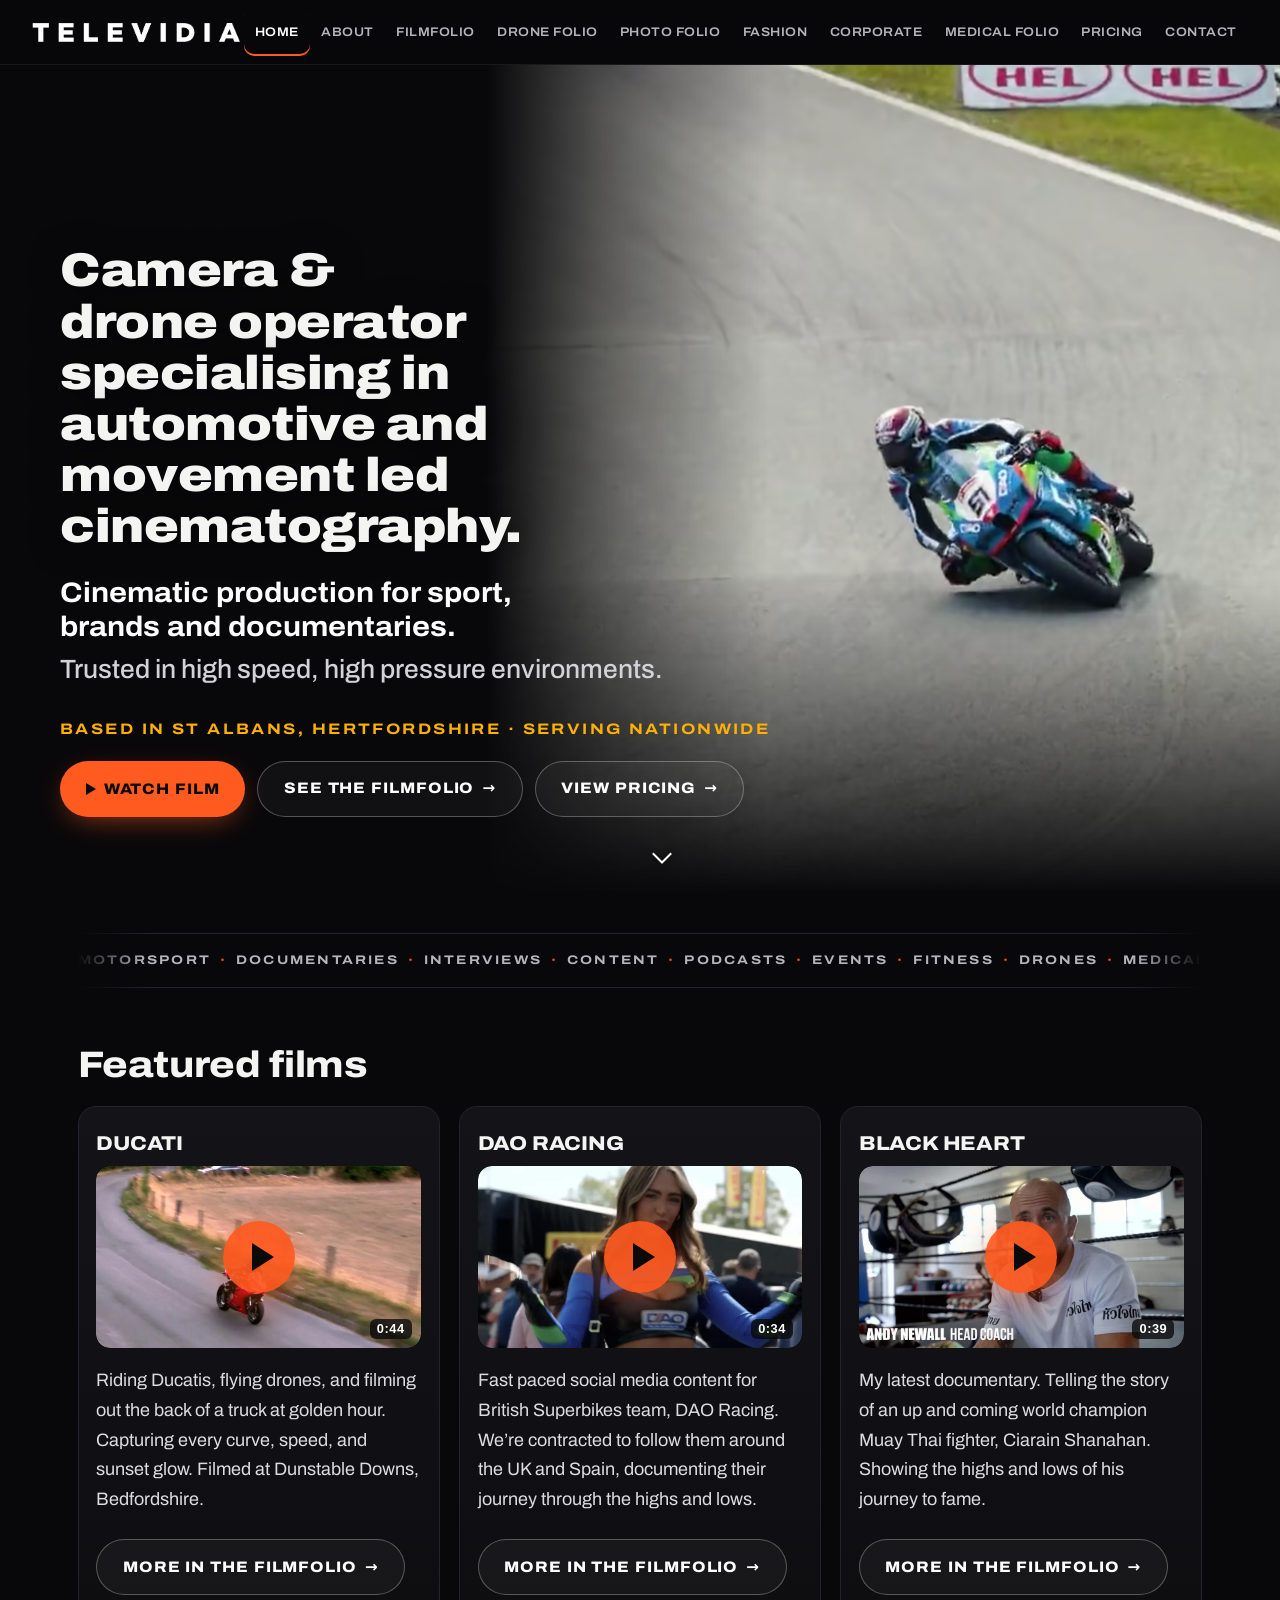
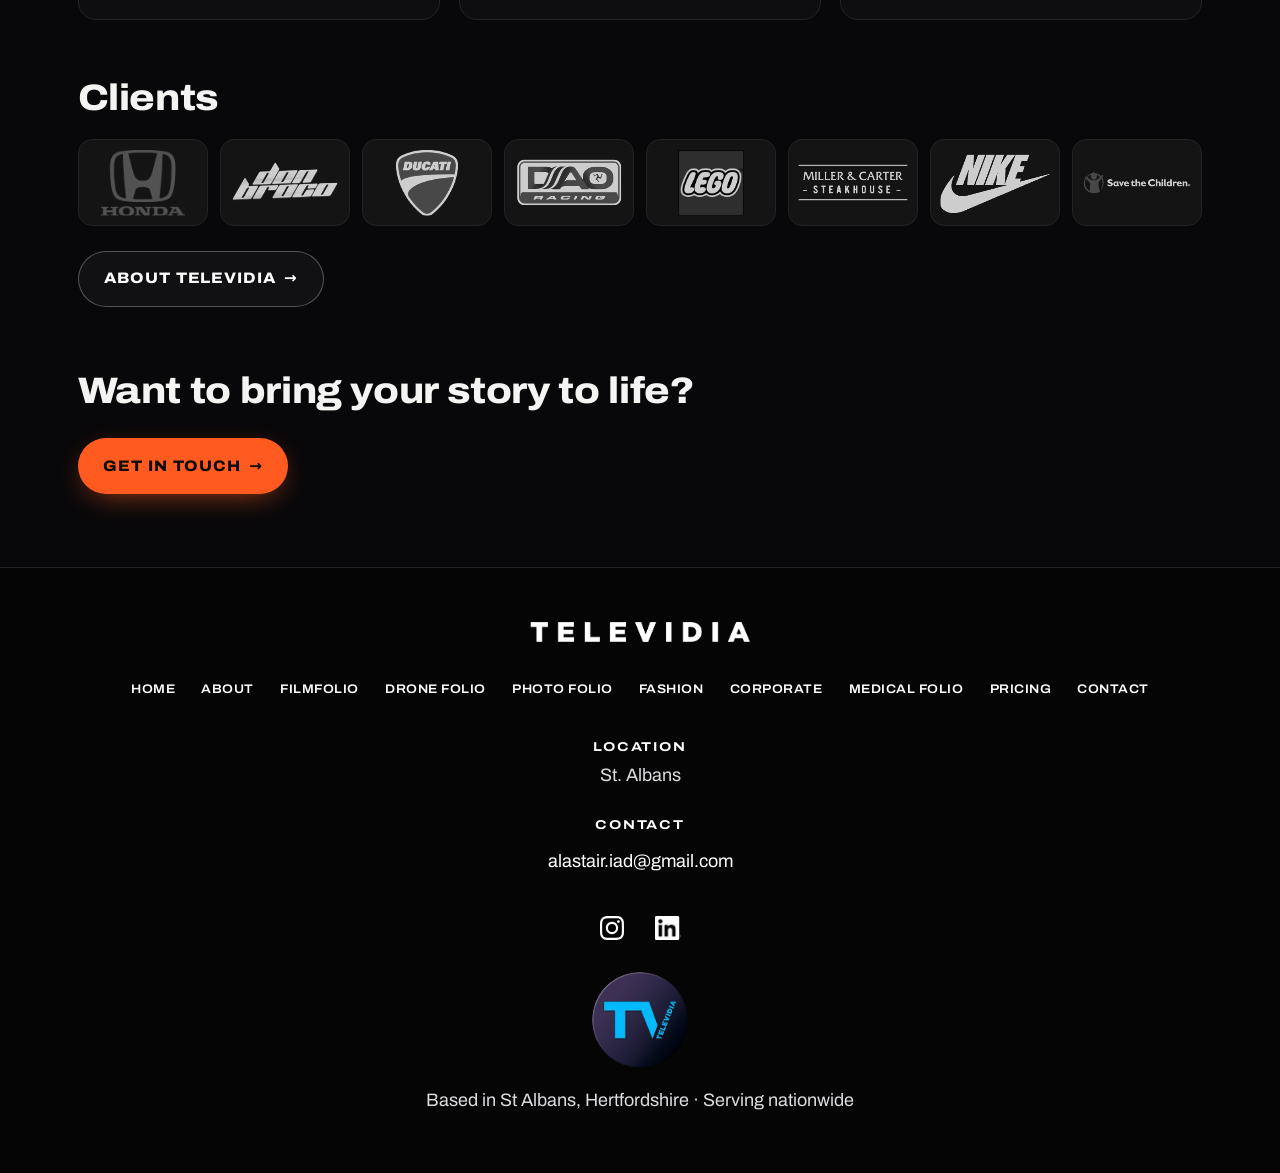
<file: index.html>
<!doctype html>
<html lang="en-GB"><head><meta charset="utf-8">
<meta name="viewport" content="width=device-width,initial-scale=1">
<meta name="robots" content="noindex,nofollow">
<title>TELEVIDIA | Camera &amp; Drone Operator, St Albans</title><meta name="description" content="Camera &amp; drone operator specialising in automotive and movement led cinematography. Based in St Albans, Hertfordshire. Serving nationwide.">
<link rel="preload" href="fonts/archivo-var-latin.woff2" as="font" type="font/woff2" crossorigin><link rel="icon" href="favicon-32.png" type="image/png" sizes="32x32"><link rel="icon" href="icon-192.png" type="image/png" sizes="192x192"><link rel="apple-touch-icon" href="apple-touch-icon.png" sizes="180x180"><meta name="theme-color" content="#08080a"><link rel="stylesheet" href="style.css"></head><body>
<header><a class="logo" href="index.html" aria-label="TELEVIDIA home"><img src="img/brand/televidia-logo-white.png" alt="" width="2237" height="204"></a><button class="menu-btn" aria-expanded="false" aria-controls="nav">Menu</button><nav id="nav"><a href="index.html" aria-current=page>Home</a><a href="about.html">About</a><a href="filmfolio.html">Filmfolio</a><a href="dronefolio.html">Drone Folio</a><a href="photofolio.html">Photo Folio</a><a href="fashion.html">Fashion</a><a href="corporate.html">Corporate</a><a href="medical.html">Medical Folio</a><a href="pricing.html">Pricing</a><a href="contact.html">Contact</a></nav></header>
<main><section class="hero"><picture><source media="(max-width:699px)" srcset="img/h/dao-hero-phone-390.webp 390w, img/h/dao-hero-phone-780.webp 780w, img/h/dao-hero-phone-1170.webp 1170w" sizes="100vw"><img class="hero-img" src="img/h/dao-hero-1600.webp" srcset="img/h/dao-hero-960.webp 960w, img/h/dao-hero-1600.webp 1600w, img/h/dao-hero-1796.webp 1796w" sizes="100vw" alt="DAO Racing rider leaning into a corner, from the DAO Racing film" fetchpriority="high" data-parallax></picture><video class="hero-img hero-vid" muted loop playsinline preload="none" aria-hidden="true" tabindex="-1" data-parallax data-av1="vid/hero-1920-av1.mp4" data-d="vid/hero-1920.mp4"></video><h1>Camera &amp; drone operator specialising in automotive and movement led cinematography.</h1>
<p>Cinematic production for sport, brands and documentaries.</p><p class="dk">Trusted in high speed, high pressure environments.</p>
<p class="dk"><strong>Based in St Albans, Hertfordshire · Serving nationwide</strong></p>
<p class="ctas"><button type="button" class="btn watch" data-hls="https://video.squarespace-cdn.com/content/v1/65ca7602ffe0b45e8ac0eb0a/d75235c8-9ab8-4c36-8a42-52fb0134476e/playlist.m3u8" data-title="DAO Racing film">Watch film</button><a class="btn alt" href="filmfolio.html">See the Filmfolio</a><a class="btn alt" href="pricing.html">View pricing</a></p><a class="cue" href="#after-hero" aria-label="Scroll to content"><span aria-hidden="true"></span></a></section>
<div id="after-hero"></div><div class="hero-more mb"><p>Trusted in high speed, high pressure environments.</p><p><strong>Based in St Albans, Hertfordshire · Serving nationwide</strong></p></div>
<p class="ticker"><span class="tk"><span>MOTORSPORT</span><span>DOCUMENTARIES</span><span>INTERVIEWS</span><span>CONTENT</span><span>PODCASTS</span><span>EVENTS</span><span>FITNESS</span><span>DRONES</span><span>MEDICAL</span><span>MUSIC VIDEOS</span><span>SURGICAL</span></span><span class="tk" aria-hidden="true"><span>MOTORSPORT</span><span>DOCUMENTARIES</span><span>INTERVIEWS</span><span>CONTENT</span><span>PODCASTS</span><span>EVENTS</span><span>FITNESS</span><span>DRONES</span><span>MEDICAL</span><span>MUSIC VIDEOS</span><span>SURGICAL</span></span></p><h2>Featured films</h2><div class="grid three swipe"><article class="card"><h3>DUCATI</h3><figure class="vid"><button type="button" class="play" data-hls="https://video.squarespace-cdn.com/content/v1/65ca7602ffe0b45e8ac0eb0a/61e1c468-16a9-4a8c-bca1-d8fa0ad6f551/playlist.m3u8" aria-label="Play film: DUCATI"><img src="img/v/61e1c468.webp" alt="" loading="lazy"><span class="pbtn" aria-hidden="true"></span><span class="rt"><span class="sr">Runtime </span>0:44</span></button></figure><p>Riding Ducatis, flying drones, and filming out the back of a truck at golden hour. Capturing every curve, speed, and sunset glow. Filmed at Dunstable Downs, Bedfordshire.</p><a class="btn alt" href="filmfolio.html#ducati">More in the Filmfolio</a></article><article class="card"><h3>DAO RACING</h3><figure class="vid"><button type="button" class="play" data-hls="https://video.squarespace-cdn.com/content/v1/65ca7602ffe0b45e8ac0eb0a/d75235c8-9ab8-4c36-8a42-52fb0134476e/playlist.m3u8" aria-label="Play film: DAO RACING"><img src="img/v/d75235c8.webp" alt="" loading="lazy"><span class="pbtn" aria-hidden="true"></span><span class="rt"><span class="sr">Runtime </span>0:34</span></button></figure><p>Fast paced social media content for British Superbikes team, DAO Racing. We’re contracted to follow them around the UK and Spain, documenting their journey through the highs and lows.</p><a class="btn alt" href="filmfolio.html#dao-racing">More in the Filmfolio</a></article><article class="card"><h3>BLACK HEART</h3><figure class="vid"><button type="button" class="play" data-hls="https://video.squarespace-cdn.com/content/v1/65ca7602ffe0b45e8ac0eb0a/2c492add-1ec2-42b2-8e9a-5308eb86bb9a/playlist.m3u8" aria-label="Play film: BLACK HEART"><img src="img/v/2c492add.webp" alt="" loading="lazy"><span class="pbtn" aria-hidden="true"></span><span class="rt"><span class="sr">Runtime </span>0:39</span></button></figure><p>My latest documentary. Telling the story of an up and coming world champion Muay Thai fighter, Ciarain Shanahan. Showing the highs and lows of his journey to fame.</p><a class="btn alt" href="filmfolio.html#black-heart">More in the Filmfolio</a></article></div><h2>Clients</h2><ul class="logos strip"><li><img src="img/honda-77a0.webp" alt="Honda" loading="lazy"></li><li><img src="img/don-broco-0eba.webp" alt="Don Broco" loading="lazy"></li><li><img src="img/ducati-red-logo-01ae.webp" alt="Ducati" loading="lazy"></li><li><img src="img/dao-8740.webp" alt="DAO" loading="lazy"></li><li><img src="img/lego-logo-svg-f697.webp" alt="LEGO" loading="lazy"></li><li><img src="img/miller-carter-logo-9831.webp" alt="Miller &amp; Carter" loading="lazy"></li><li><img src="img/nike-wht-ddf3.webp" alt="Nike" loading="lazy"></li><li><img src="img/stclogo-cd1c.webp" alt="Save the Children" loading="lazy"></li></ul><p><a class="btn alt" href="about.html">About TELEVIDIA</a></p><h2>Want to bring your story to life?</h2><p class="ctas"><a class="btn" href="contact.html">Get in touch</a></p></main>
<footer><a class="logo flogo" href="index.html" aria-label="TELEVIDIA home"><img src="img/brand/televidia-logo-white.png" alt="" width="2237" height="204"></a><nav class="fnav" aria-label="Footer"><a href="index.html">Home</a><a href="about.html">About</a><a href="filmfolio.html">Filmfolio</a><a href="dronefolio.html">Drone Folio</a><a href="photofolio.html">Photo Folio</a><a href="fashion.html">Fashion</a><a href="corporate.html">Corporate</a><a href="medical.html">Medical Folio</a><a href="pricing.html">Pricing</a><a href="contact.html">Contact</a></nav><p><strong>Location</strong><br>St. Albans</p><p><strong>Contact</strong><br><a href="mailto:alastair.iad@gmail.com">alastair.iad@gmail.com</a></p>
<p class="social"><a class="si" href="https://instagram.com/televidia_uk" aria-label="TELEVIDIA on Instagram" rel="noopener"><img class="si-ig" src="img/brand/instagram-glyph-white.svg" alt="" width="24" height="24"></a><a class="si" href="https://www.linkedin.com/in/alastair-dell-41767b195/" aria-label="TELEVIDIA on LinkedIn" rel="noopener"><img class="si-li" src="img/brand/linkedin-inbug-white.png" alt="" width="26" height="24"></a></p>
<img class="fbadge" src="img/brand/televidia-badge-480.webp" alt="TELEVIDIA" width="96" height="96" loading="lazy"><p>Based in St Albans, Hertfordshire · Serving nationwide</p></footer>
<script>
(function(){var v=document.querySelector('.hero-vid');if(!v)return;var c=navigator.connection;if((c&&c.saveData)||matchMedia('(prefers-reduced-motion: reduce)').matches||matchMedia('(max-width:699px)').matches){v.remove();return}
function lb(){return document.body.classList.contains('lb-open')}v.addEventListener('play',function(){if(lb())v.pause()});
function go(){if(!v.isConnected)return;{[[v.dataset.av1,'video/mp4; codecs="av01.0.08M.10"'],[v.dataset.d,'video/mp4; codecs="avc1.640028"']].forEach(function(x){var s=document.createElement('source');s.src=x[0];s.type=x[1];v.appendChild(s)});v.load()}v.muted=true;v.addEventListener('playing',function(){v.classList.add('on')},{once:true});if(lb())return;var p=v.play();if(p&&p.catch)p.catch(function(){v.remove()})}
function idle(){'requestIdleCallback' in window?requestIdleCallback(go,{timeout:2000}):setTimeout(go,300)}
document.readyState==='complete'?idle():addEventListener('load',idle,{once:true})})();
document.querySelector('.menu-btn').onclick=function(){var o=document.body.classList.toggle('nav-open');this.setAttribute('aria-expanded',o)};
function attach(v,u){function nat(){v.src=u;v.play().catch(function(){})}
function go(){v.muted=false;v.volume=1;if(Hls.isSupported()){var h=new Hls();h.loadSource(u);h.attachMedia(v);h.on(Hls.Events.MANIFEST_PARSED,function(){v.play().catch(function(){})});v._h=h}else if(v.canPlayType('application/vnd.apple.mpegurl')){nat()}}
if(window.Hls){go()}else{var s=document.createElement('script');s.src='hls.min.js';s.onload=go;s.onerror=nat;document.head.appendChild(s)}}
document.querySelectorAll('button.play').forEach(function(b){b.addEventListener('click',function(){var v=document.createElement('video');v.controls=true;v.playsInline=true;v.autoplay=true;v.poster=b.querySelector('img').src;v.setAttribute('aria-label',b.getAttribute('aria-label').replace('Play film: ',''));
attach(v,b.dataset.hls);b.replaceWith(v);v.focus();v.play&&v.play().catch(function(){})})});
document.querySelectorAll('.watch').forEach(function(b){b.addEventListener('click',function(){var hv=document.querySelector('.hero-vid');hv&&hv.pause();var d=document.createElement('div');d.className='lb';d.setAttribute('role','dialog');d.setAttribute('aria-modal','true');d.setAttribute('aria-label',b.dataset.title);var c=document.createElement('button');c.type='button';c.className='lb-x';c.setAttribute('aria-label','Close film');c.textContent='×';var v=document.createElement('video');v.controls=true;v.playsInline=true;v.autoplay=true;v.setAttribute('aria-label',b.dataset.title);d.appendChild(v);d.appendChild(c);document.body.appendChild(d);document.body.classList.add('lb-open');
function close(){if(!d.parentNode)return;v.pause();v._h&&v._h.destroy();d.remove();document.body.classList.remove('lb-open');document.removeEventListener('keydown',k);if(document.fullscreenElement)document.exitFullscreen().catch(function(){});if(hv&&hv.isConnected&&hv.querySelector('source'))hv.play().catch(function(){});b.focus()}
function k(e){if(e.key==='Escape')close()}
c.onclick=close;document.addEventListener('keydown',k);document.addEventListener('fullscreenchange',function f(){if(!document.fullscreenElement){document.removeEventListener('fullscreenchange',f);close()}});
v.muted=false;v.volume=1;attach(v,b.dataset.hls);if(d.requestFullscreen)d.requestFullscreen().catch(function(){});c.focus();v.play().catch(function(){})})});
document.querySelectorAll('.dgrid .card>p').forEach(function(p){p.classList.add('cl');if(p.scrollHeight<=p.clientHeight+2){p.classList.remove('cl');return}var m=document.createElement('button');m.type='button';m.className='more';m.textContent='More';m.setAttribute('aria-expanded','false');m.onclick=function(){var o=p.classList.toggle('cl');m.textContent=o?'More':'Less';m.setAttribute('aria-expanded',!o)};p.after(m)});
</script><script>
(function(){var rm=window.matchMedia('(prefers-reduced-motion: reduce)');if(rm.matches||!('IntersectionObserver' in window))return;
var d=document.documentElement;d.classList.add('js-motion');
var els=document.querySelectorAll('main h2,main .card,main .vid,main>img,section>img,.gallery img,.logos li,.ticker,main>p,footer>p');
var io=new IntersectionObserver(function(es){es.forEach(function(e){if(e.isIntersecting){e.target.classList.add('in');io.unobserve(e.target)}})},{rootMargin:'0px',threshold:0});
els.forEach(function(el){if(el.closest('.hero'))return;var p=el.parentElement,i=Array.prototype.indexOf.call(p.children,el)%4;el.style.setProperty('--d',(i*.07)+'s');el.classList.add('rv');io.observe(el)});
var px=document.querySelectorAll('[data-parallax]'),tick=false;
function upd(){tick=false;var y=window.scrollY;px.forEach(function(el){if(y<innerHeight*1.2)el.style.transform='translate3d(0,'+(y*.25).toFixed(1)+'px,0)'})}
if(px.length){addEventListener('scroll',function(){if(!tick){tick=true;requestAnimationFrame(upd)}},{passive:true});upd()}
})();
</script>
</body></html>
</file>
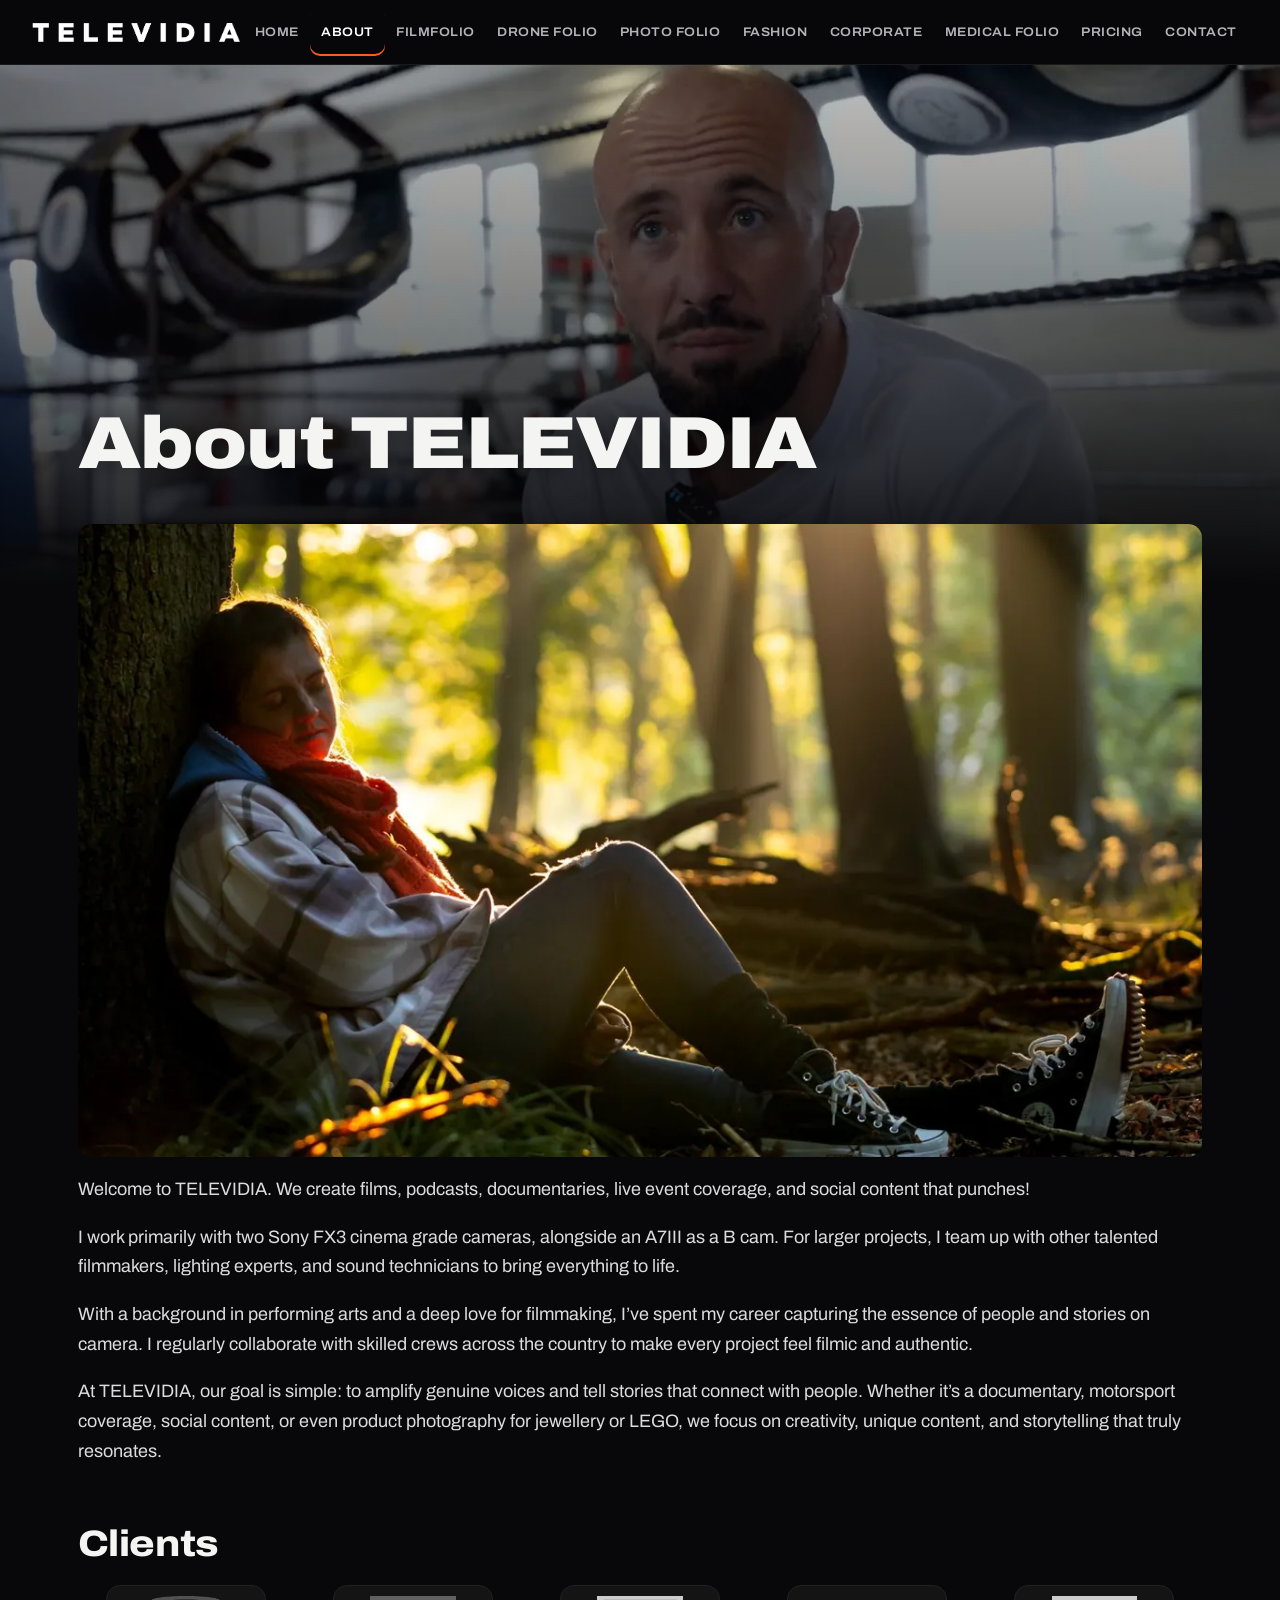
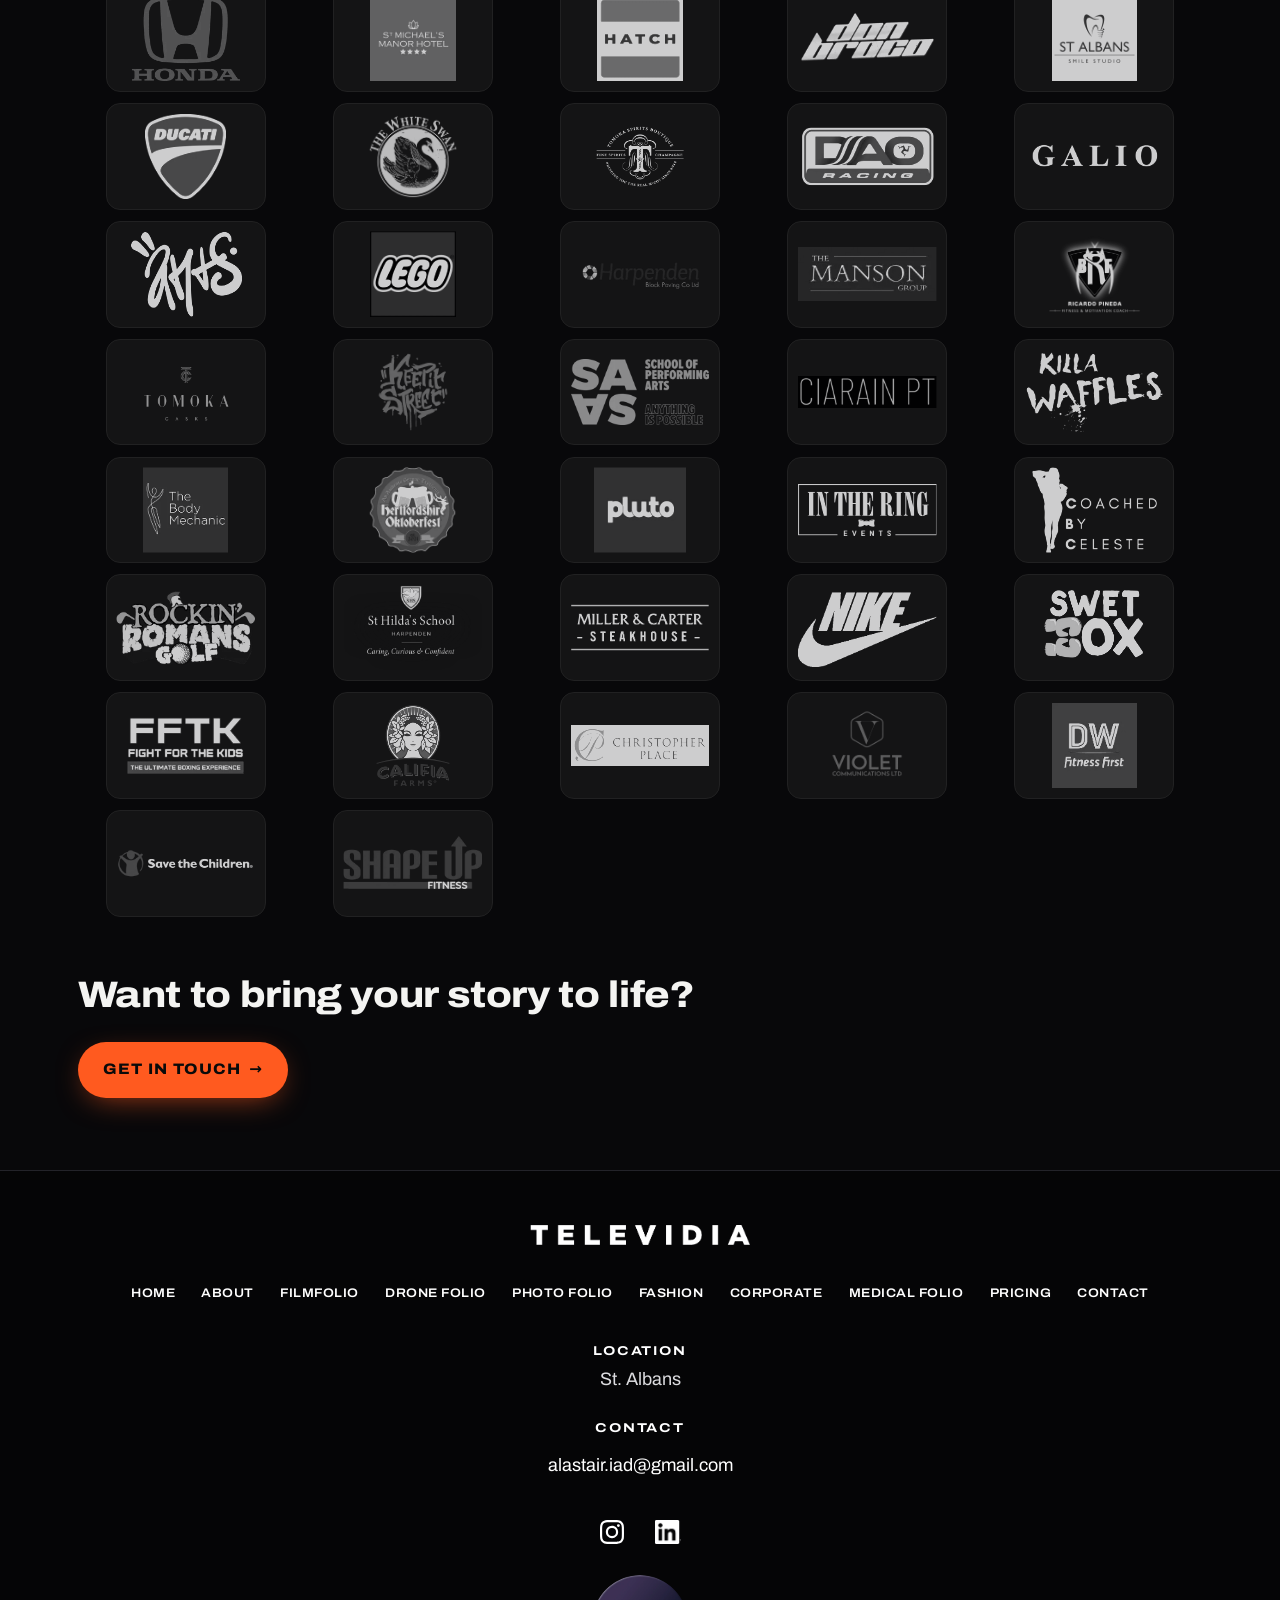
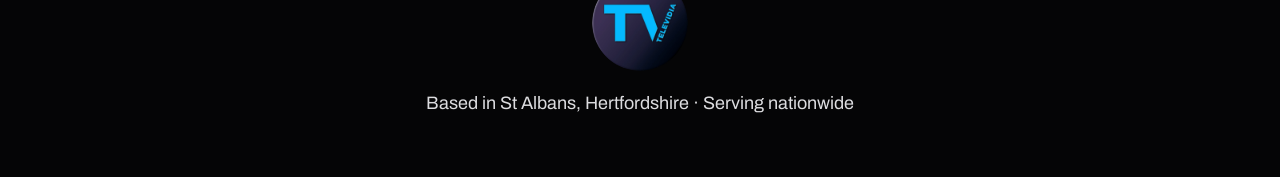
<file: about.html>
<!doctype html>
<html lang="en-GB"><head><meta charset="utf-8">
<meta name="viewport" content="width=device-width,initial-scale=1">
<meta name="robots" content="noindex,nofollow">
<title>About | TELEVIDIA</title><meta name="description" content="Welcome to TELEVIDIA. We create films, podcasts, documentaries, live event coverage, and social content that punches!">
<link rel="preload" href="fonts/archivo-var-latin.woff2" as="font" type="font/woff2" crossorigin><link rel="icon" href="favicon-32.png" type="image/png" sizes="32x32"><link rel="icon" href="icon-192.png" type="image/png" sizes="192x192"><link rel="apple-touch-icon" href="apple-touch-icon.png" sizes="180x180"><meta name="theme-color" content="#08080a"><link rel="stylesheet" href="style.css"></head><body>
<header><a class="logo" href="index.html" aria-label="TELEVIDIA home"><img src="img/brand/televidia-logo-white.png" alt="" width="2237" height="204"></a><button class="menu-btn" aria-expanded="false" aria-controls="nav">Menu</button><nav id="nav"><a href="index.html">Home</a><a href="about.html" aria-current=page>About</a><a href="filmfolio.html">Filmfolio</a><a href="dronefolio.html">Drone Folio</a><a href="photofolio.html">Photo Folio</a><a href="fashion.html">Fashion</a><a href="corporate.html">Corporate</a><a href="medical.html">Medical Folio</a><a href="pricing.html">Pricing</a><a href="contact.html">Contact</a></nav></header>
<div class="banner" aria-hidden="true"><img src="img/h/2c492add-960.webp" srcset="img/h/2c492add-960.webp 960w, img/h/2c492add-1600.webp 1600w, img/h/2c492add-2400.webp 2400w" sizes="100vw" alt="" fetchpriority="high" data-parallax></div><main class="has-banner"><h1>About TELEVIDIA</h1><img src="img/kirstie-forest-glow-a6a9.webp" alt="Filming in a forest at golden hour" loading="lazy">
<p>Welcome to TELEVIDIA. We create films, podcasts, documentaries, live event coverage, and social content that punches!</p>
<p>I work primarily with two Sony FX3 cinema grade cameras, alongside an A7III as a B cam. For larger projects, I team up with other talented filmmakers, lighting experts, and sound technicians to bring everything to life.</p>
<p>With a background in performing arts and a deep love for filmmaking, I’ve spent my career capturing the essence of people and stories on camera. I regularly collaborate with skilled crews across the country to make every project feel filmic and authentic.</p>
<p>At TELEVIDIA, our goal is simple: to amplify genuine voices and tell stories that connect with people. Whether it’s a documentary, motorsport coverage, social content, or even product photography for jewellery or LEGO, we focus on creativity, unique content, and storytelling that truly resonates.</p>
<h2>Clients</h2><ul class="logos"><li><img src="img/honda-77a0.webp" alt="Honda" loading="lazy"></li><li><img src="img/st-michaels-manor-logo-design-grey-1301.webp" alt="St Michael's Manor" loading="lazy"></li><li><img src="img/hatch-logo-hq-9974.webp" alt="Hatch" loading="lazy"></li><li><img src="img/don-broco-0eba.webp" alt="Don Broco" loading="lazy"></li><li><img src="img/logo-square-3a2a.webp" alt="St Albans Smile Studio" loading="lazy"></li><li><img src="img/ducati-red-logo-01ae.webp" alt="Ducati" loading="lazy"></li><li><img src="img/the-white-swan-logo-white-4357.webp" alt="The White Swan" loading="lazy"></li><li><img src="img/tomoka-logo-1-white-d1e8.webp" alt="Tomoka Spirits Boutique" loading="lazy"></li><li><img src="img/dao-8740.webp" alt="DAO" loading="lazy"></li><li><img src="img/galio-logo-8222.webp" alt="Galio" loading="lazy"></li><li><img src="img/ants-6953.webp" alt="Ants" loading="lazy"></li><li><img src="img/lego-logo-svg-f697.webp" alt="LEGO" loading="lazy"></li><li><img src="img/hbp-logo-png-1872.webp" alt="Harpenden Block Paving Co Ltd" loading="lazy"></li><li><img src="img/manson-1736.webp" alt="The Manson Group" loading="lazy"></li><li><img src="img/big-ric-logo-w-text-816b.webp" alt="Big Ric" loading="lazy"></li><li><img src="img/tomoka-casks-logo-gold-b59b.webp" alt="Tomoka Casks" loading="lazy"></li><li><img src="img/logo-orange-d9fa.webp" alt="Keep It Street" loading="lazy"></li><li><img src="img/sasa-logo-inline-tag-rgb-11ef.webp" alt="SASA" loading="lazy"></li><li><img src="img/ciarain-pt-b653.webp" alt="Ciarain PT" loading="lazy"></li><li><img src="img/logo-kw-white-92c4.webp" alt="Killa Waffles" loading="lazy"></li><li><img src="img/body-mechanic-73d5.webp" alt="The Body Mechanic" loading="lazy"></li><li><img src="img/hertfordshire-oktoberfest-logo-b2d7.webp" alt="Hertfordshire Oktoberfest" loading="lazy"></li><li><img src="img/pluto-logo-88c6.webp" alt="Pluto" loading="lazy"></li><li><img src="img/in-the-ring-events-png-3d65.webp" alt="In The Ring Events" loading="lazy"></li><li><img src="img/coached-by-celeste-white-62f1.webp" alt="Coached by Celeste" loading="lazy"></li><li><img src="img/rockin-romans-logo-4263.webp" alt="Rockin Romans" loading="lazy"></li><li><img src="img/saint-hildas-logo-png-fdf5.webp" alt="St Hilda's School Harpenden" loading="lazy"></li><li><img src="img/miller-carter-logo-9831.webp" alt="Miller &amp; Carter" loading="lazy"></li><li><img src="img/nike-wht-ddf3.webp" alt="Nike" loading="lazy"></li><li><img src="img/swetbox-logo-white-5d89.webp" alt="Swetbox" loading="lazy"></li><li><img src="img/fftk-logo-motto-new-994c.webp" alt="FFTK Fight for the Kids" loading="lazy"></li><li><img src="img/califia-a22a.webp" alt="Califia" loading="lazy"></li><li><img src="img/cp-logo-d525.webp" alt="Christopher Place" loading="lazy"></li><li><img src="img/violet-communications-unfilled-logo-67c5.webp" alt="Violet Communications" loading="lazy"></li><li><img src="img/dwfitness-png-b552.webp" alt="DW Fitness First" loading="lazy"></li><li><img src="img/stclogo-cd1c.webp" alt="Save the Children" loading="lazy"></li><li><img src="img/shape-up-fitness-logo-0ead.webp" alt="Shape Up Fitness" loading="lazy"></li></ul>
<h2>Want to bring your story to life?</h2><p class="ctas"><a class="btn" href="contact.html">Get in touch</a></p></main>
<footer><a class="logo flogo" href="index.html" aria-label="TELEVIDIA home"><img src="img/brand/televidia-logo-white.png" alt="" width="2237" height="204"></a><nav class="fnav" aria-label="Footer"><a href="index.html">Home</a><a href="about.html">About</a><a href="filmfolio.html">Filmfolio</a><a href="dronefolio.html">Drone Folio</a><a href="photofolio.html">Photo Folio</a><a href="fashion.html">Fashion</a><a href="corporate.html">Corporate</a><a href="medical.html">Medical Folio</a><a href="pricing.html">Pricing</a><a href="contact.html">Contact</a></nav><p><strong>Location</strong><br>St. Albans</p><p><strong>Contact</strong><br><a href="mailto:alastair.iad@gmail.com">alastair.iad@gmail.com</a></p>
<p class="social"><a class="si" href="https://instagram.com/televidia_uk" aria-label="TELEVIDIA on Instagram" rel="noopener"><img class="si-ig" src="img/brand/instagram-glyph-white.svg" alt="" width="24" height="24"></a><a class="si" href="https://www.linkedin.com/in/alastair-dell-41767b195/" aria-label="TELEVIDIA on LinkedIn" rel="noopener"><img class="si-li" src="img/brand/linkedin-inbug-white.png" alt="" width="26" height="24"></a></p>
<img class="fbadge" src="img/brand/televidia-badge-480.webp" alt="TELEVIDIA" width="96" height="96" loading="lazy"><p>Based in St Albans, Hertfordshire · Serving nationwide</p></footer>
<script>
(function(){var v=document.querySelector('.hero-vid');if(!v)return;var c=navigator.connection;if((c&&c.saveData)||matchMedia('(prefers-reduced-motion: reduce)').matches||matchMedia('(max-width:699px)').matches){v.remove();return}
function lb(){return document.body.classList.contains('lb-open')}v.addEventListener('play',function(){if(lb())v.pause()});
function go(){if(!v.isConnected)return;{[[v.dataset.av1,'video/mp4; codecs="av01.0.08M.10"'],[v.dataset.d,'video/mp4; codecs="avc1.640028"']].forEach(function(x){var s=document.createElement('source');s.src=x[0];s.type=x[1];v.appendChild(s)});v.load()}v.muted=true;v.addEventListener('playing',function(){v.classList.add('on')},{once:true});if(lb())return;var p=v.play();if(p&&p.catch)p.catch(function(){v.remove()})}
function idle(){'requestIdleCallback' in window?requestIdleCallback(go,{timeout:2000}):setTimeout(go,300)}
document.readyState==='complete'?idle():addEventListener('load',idle,{once:true})})();
document.querySelector('.menu-btn').onclick=function(){var o=document.body.classList.toggle('nav-open');this.setAttribute('aria-expanded',o)};
function attach(v,u){function nat(){v.src=u;v.play().catch(function(){})}
function go(){v.muted=false;v.volume=1;if(Hls.isSupported()){var h=new Hls();h.loadSource(u);h.attachMedia(v);h.on(Hls.Events.MANIFEST_PARSED,function(){v.play().catch(function(){})});v._h=h}else if(v.canPlayType('application/vnd.apple.mpegurl')){nat()}}
if(window.Hls){go()}else{var s=document.createElement('script');s.src='hls.min.js';s.onload=go;s.onerror=nat;document.head.appendChild(s)}}
document.querySelectorAll('button.play').forEach(function(b){b.addEventListener('click',function(){var v=document.createElement('video');v.controls=true;v.playsInline=true;v.autoplay=true;v.poster=b.querySelector('img').src;v.setAttribute('aria-label',b.getAttribute('aria-label').replace('Play film: ',''));
attach(v,b.dataset.hls);b.replaceWith(v);v.focus();v.play&&v.play().catch(function(){})})});
document.querySelectorAll('.watch').forEach(function(b){b.addEventListener('click',function(){var hv=document.querySelector('.hero-vid');hv&&hv.pause();var d=document.createElement('div');d.className='lb';d.setAttribute('role','dialog');d.setAttribute('aria-modal','true');d.setAttribute('aria-label',b.dataset.title);var c=document.createElement('button');c.type='button';c.className='lb-x';c.setAttribute('aria-label','Close film');c.textContent='×';var v=document.createElement('video');v.controls=true;v.playsInline=true;v.autoplay=true;v.setAttribute('aria-label',b.dataset.title);d.appendChild(v);d.appendChild(c);document.body.appendChild(d);document.body.classList.add('lb-open');
function close(){if(!d.parentNode)return;v.pause();v._h&&v._h.destroy();d.remove();document.body.classList.remove('lb-open');document.removeEventListener('keydown',k);if(document.fullscreenElement)document.exitFullscreen().catch(function(){});if(hv&&hv.isConnected&&hv.querySelector('source'))hv.play().catch(function(){});b.focus()}
function k(e){if(e.key==='Escape')close()}
c.onclick=close;document.addEventListener('keydown',k);document.addEventListener('fullscreenchange',function f(){if(!document.fullscreenElement){document.removeEventListener('fullscreenchange',f);close()}});
attach(v,b.dataset.hls);if(d.requestFullscreen)d.requestFullscreen().catch(function(){});c.focus();v.play().catch(function(){})})});
document.querySelectorAll('.dgrid .card>p').forEach(function(p){p.classList.add('cl');if(p.scrollHeight<=p.clientHeight+2){p.classList.remove('cl');return}var m=document.createElement('button');m.type='button';m.className='more';m.textContent='More';m.setAttribute('aria-expanded','false');m.onclick=function(){var o=p.classList.toggle('cl');m.textContent=o?'More':'Less';m.setAttribute('aria-expanded',!o)};p.after(m)});
</script><script>
(function(){var rm=window.matchMedia('(prefers-reduced-motion: reduce)');if(rm.matches||!('IntersectionObserver' in window))return;
var d=document.documentElement;d.classList.add('js-motion');
var els=document.querySelectorAll('main h2,main .card,main .vid,main>img,section>img,.gallery img,.logos li,.ticker,main>p,footer>p');
var io=new IntersectionObserver(function(es){es.forEach(function(e){if(e.isIntersecting){e.target.classList.add('in');io.unobserve(e.target)}})},{rootMargin:'0px',threshold:0});
els.forEach(function(el){if(el.closest('.hero'))return;var p=el.parentElement,i=Array.prototype.indexOf.call(p.children,el)%4;el.style.setProperty('--d',(i*.07)+'s');el.classList.add('rv');io.observe(el)});
var px=document.querySelectorAll('[data-parallax]'),tick=false;
function upd(){tick=false;var y=window.scrollY;px.forEach(function(el){if(y<innerHeight*1.2)el.style.transform='translate3d(0,'+(y*.25).toFixed(1)+'px,0)'})}
if(px.length){addEventListener('scroll',function(){if(!tick){tick=true;requestAnimationFrame(upd)}},{passive:true});upd()}
})();
</script>
</body></html>
</file>
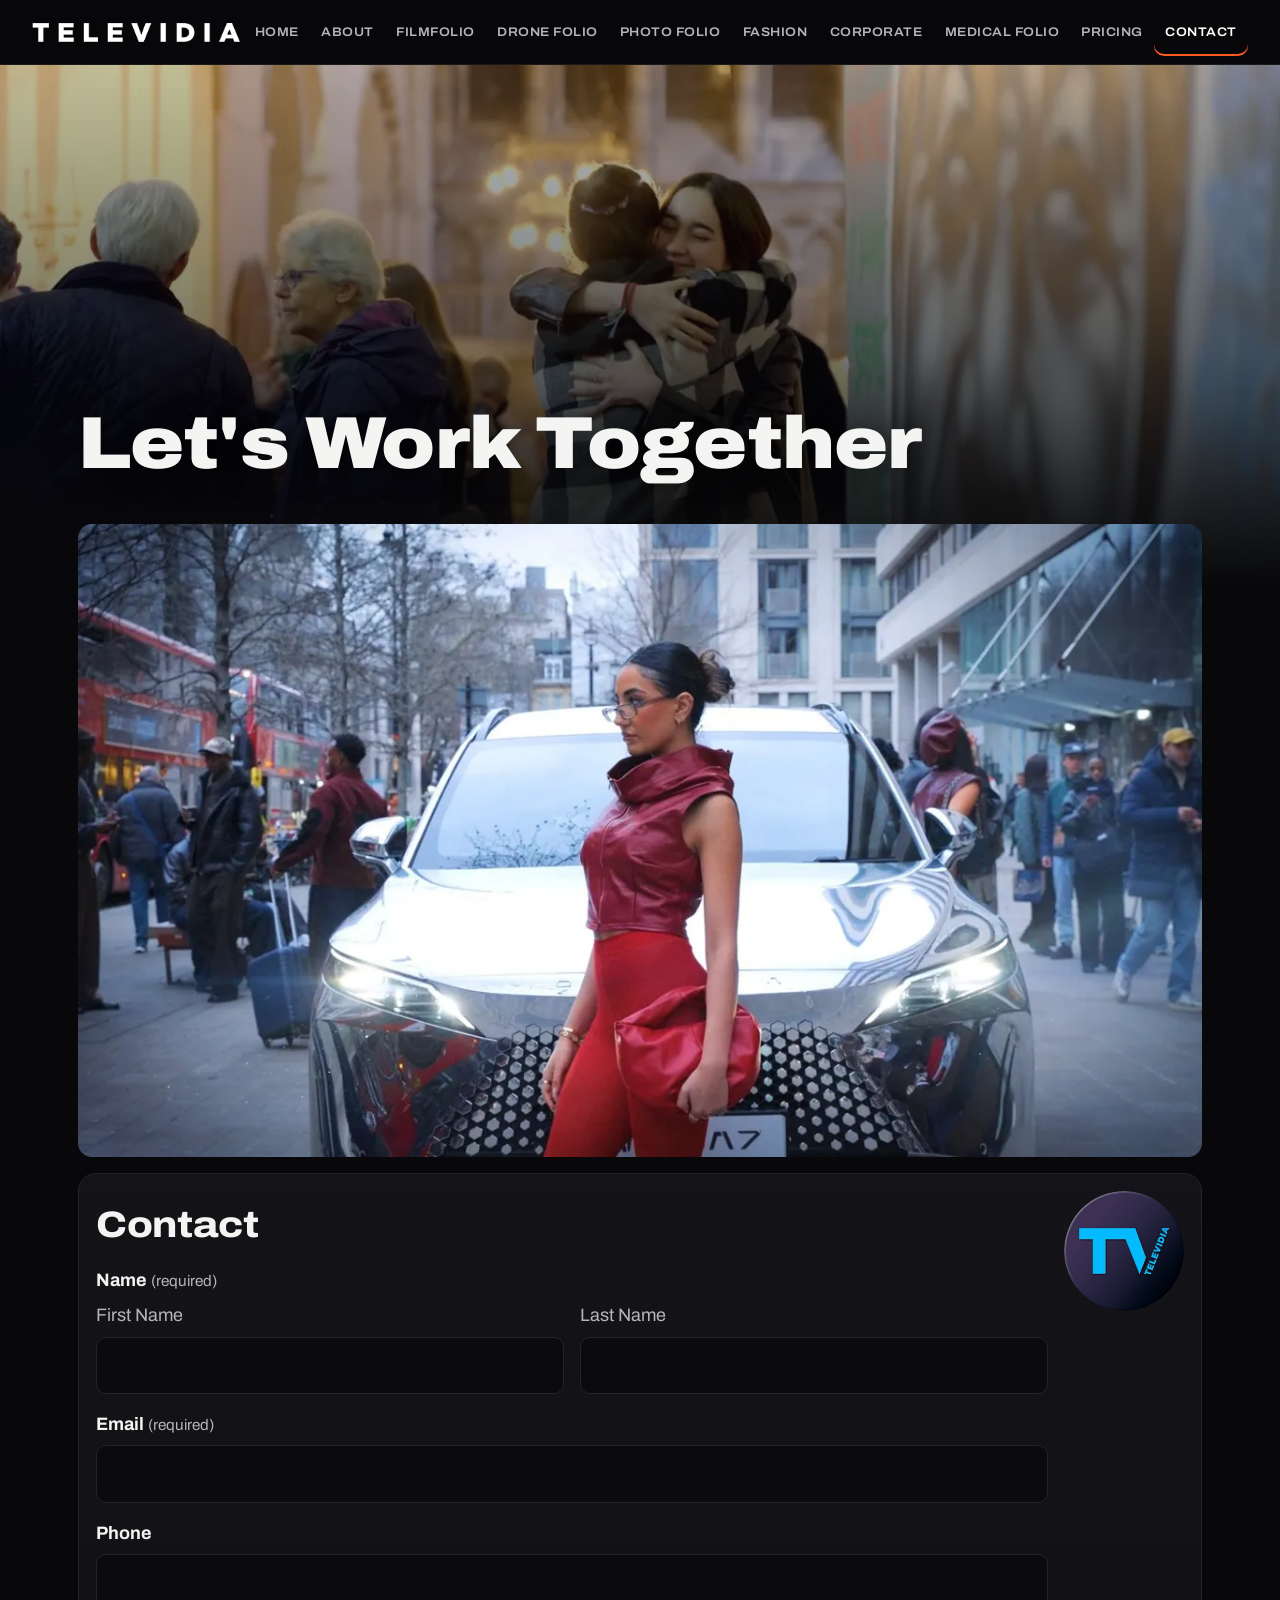
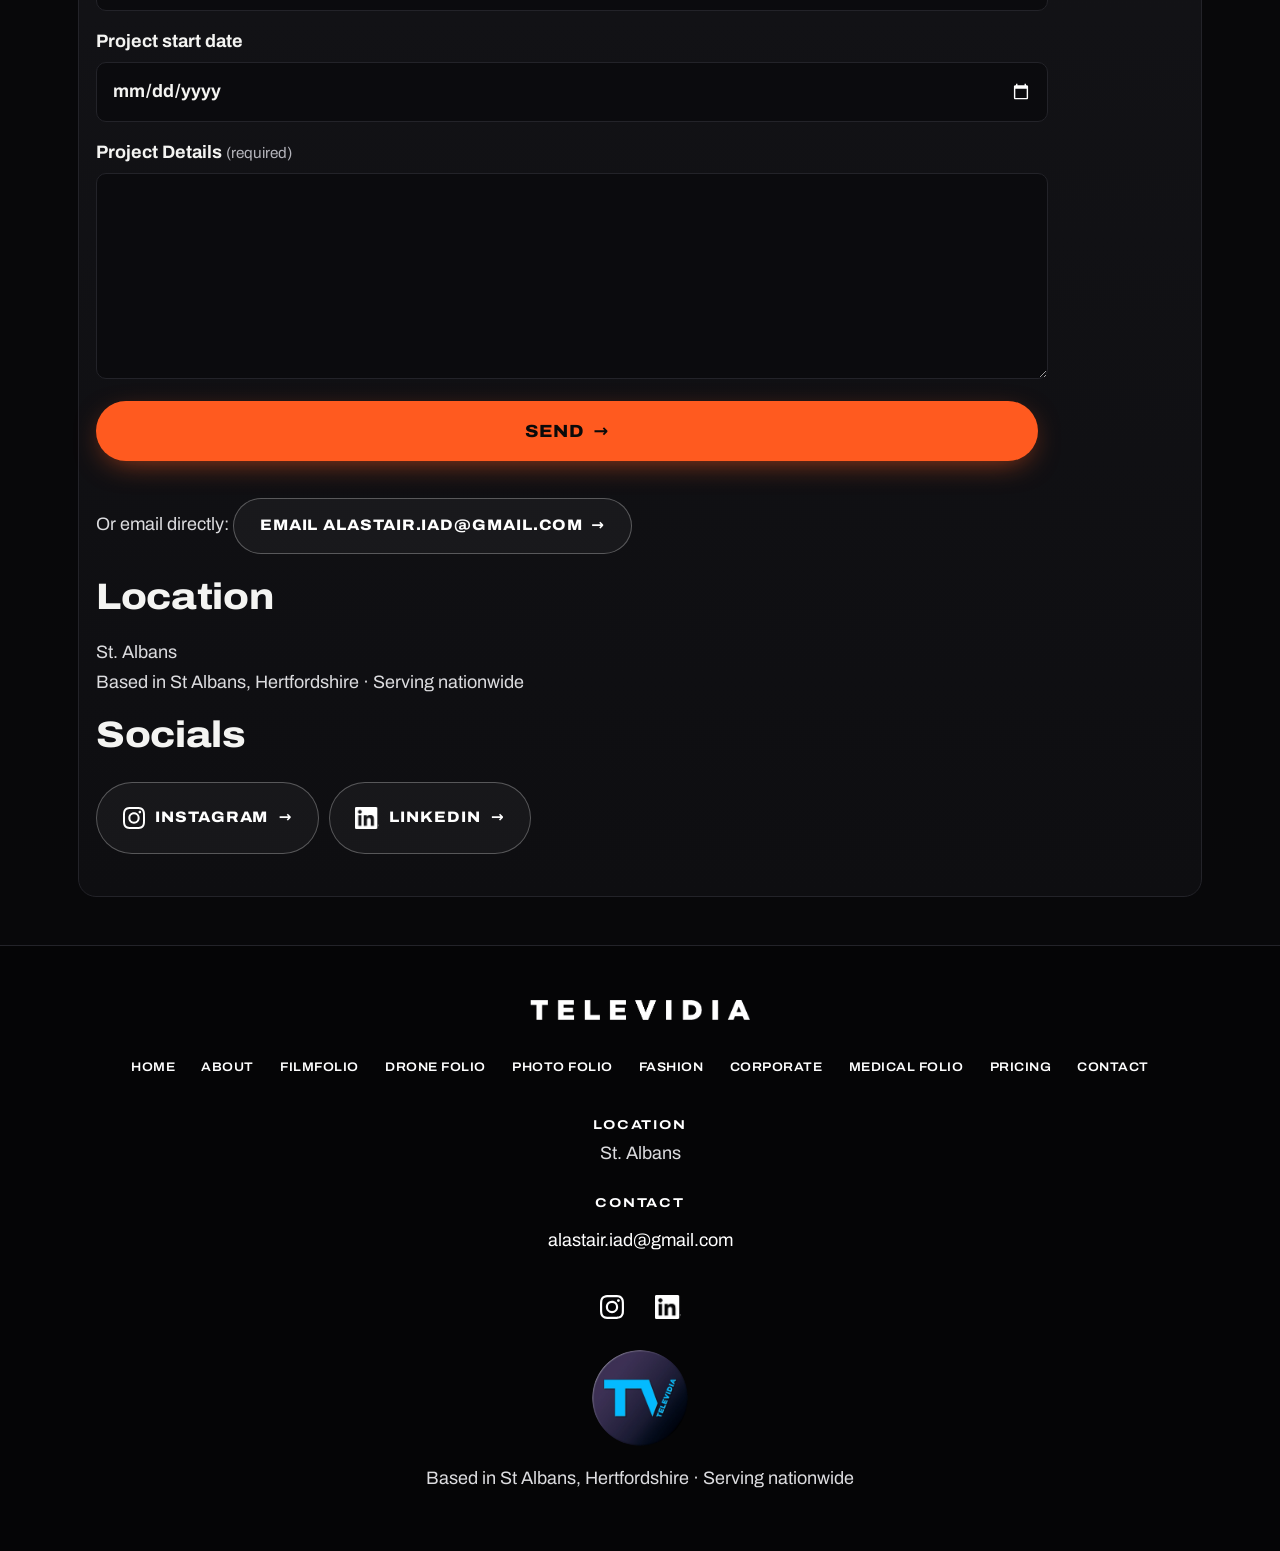
<file: contact.html>
<!doctype html>
<html lang="en-GB"><head><meta charset="utf-8">
<meta name="viewport" content="width=device-width,initial-scale=1">
<meta name="robots" content="noindex,nofollow">
<title>Contact | TELEVIDIA</title><meta name="description" content="Let&#x27;s Work Together. Email alastair.iad@gmail.com.">
<link rel="preload" href="fonts/archivo-var-latin.woff2" as="font" type="font/woff2" crossorigin><link rel="icon" href="favicon-32.png" type="image/png" sizes="32x32"><link rel="icon" href="icon-192.png" type="image/png" sizes="192x192"><link rel="apple-touch-icon" href="apple-touch-icon.png" sizes="180x180"><meta name="theme-color" content="#08080a"><link rel="stylesheet" href="style.css"></head><body>
<header><a class="logo" href="index.html" aria-label="TELEVIDIA home"><img src="img/brand/televidia-logo-white.png" alt="" width="2237" height="204"></a><button class="menu-btn" aria-expanded="false" aria-controls="nav">Menu</button><nav id="nav"><a href="index.html">Home</a><a href="about.html">About</a><a href="filmfolio.html">Filmfolio</a><a href="dronefolio.html">Drone Folio</a><a href="photofolio.html">Photo Folio</a><a href="fashion.html">Fashion</a><a href="corporate.html">Corporate</a><a href="medical.html">Medical Folio</a><a href="pricing.html">Pricing</a><a href="contact.html" aria-current=page>Contact</a></nav></header>
<div class="banner" aria-hidden="true"><img src="img/h/f67921f5-960.webp" srcset="img/h/f67921f5-960.webp 960w, img/h/f67921f5-1600.webp 1600w, img/h/f67921f5-2400.webp 2400w" sizes="100vw" alt="" fetchpriority="high" data-parallax></div><main class="has-banner"><h1>Let's Work Together</h1><img src="img/melody-background-ps-6608.webp" alt="On set with TELEVIDIA" loading="lazy">
<section class="card contact"><img class="cbadge" src="img/brand/televidia-badge-480.webp" alt="" width="120" height="120" loading="lazy"><h2>Contact</h2>
<form id="enq" class="enq" data-mailto="alastair.iad@gmail.com" novalidate>
<fieldset><legend>Name <span class="req">(required)</span></legend><div class="two"><label>First Name<input name="first_name" autocomplete="given-name" required></label><label>Last Name<input name="last_name" autocomplete="family-name" required></label></div></fieldset>
<label>Email <span class="req">(required)</span><input type="email" name="email" autocomplete="email" required></label>
<label>Phone<input type="tel" name="phone" autocomplete="tel"></label>
<label>Project start date<input type="date" name="start_date"></label>
<label>Project Details <span class="req">(required)</span><textarea name="details" rows="6" required></textarea></label>
<p class="ferr" role="alert" hidden></p>
<button class="btn" type="submit">Send</button>
</form>
<div class="sent" id="sent" role="status" tabindex="-1" hidden><h3>Your email app should open</h3><p>If it doesn't, email us directly at <a href="mailto:alastair.iad@gmail.com?subject=Project%20enquiry">alastair.iad@gmail.com</a></p><button class="btn alt" type="button" id="again">Start again</button></div>
<p>Or email directly: <a class="btn alt" href="mailto:alastair.iad@gmail.com?subject=Project%20enquiry">Email alastair.iad@gmail.com</a></p>
<h2>Location</h2><p>St. Albans<br>Based in St Albans, Hertfordshire · Serving nationwide</p>
<h2>Socials</h2><p class="ctas"><a class="btn alt sbtn" href="https://instagram.com/televidia_uk" aria-label="TELEVIDIA on Instagram" rel="noopener"><img class="si-ig" src="img/brand/instagram-glyph-white.svg" alt="" width="24" height="24">Instagram</a><a class="btn alt sbtn" href="https://www.linkedin.com/in/alastair-dell-41767b195/" aria-label="TELEVIDIA on LinkedIn" rel="noopener"><img class="si-li" src="img/brand/linkedin-inbug-white.png" alt="" width="26" height="24">LinkedIn</a></p></section>
</main>
<footer><a class="logo flogo" href="index.html" aria-label="TELEVIDIA home"><img src="img/brand/televidia-logo-white.png" alt="" width="2237" height="204"></a><nav class="fnav" aria-label="Footer"><a href="index.html">Home</a><a href="about.html">About</a><a href="filmfolio.html">Filmfolio</a><a href="dronefolio.html">Drone Folio</a><a href="photofolio.html">Photo Folio</a><a href="fashion.html">Fashion</a><a href="corporate.html">Corporate</a><a href="medical.html">Medical Folio</a><a href="pricing.html">Pricing</a><a href="contact.html">Contact</a></nav><p><strong>Location</strong><br>St. Albans</p><p><strong>Contact</strong><br><a href="mailto:alastair.iad@gmail.com">alastair.iad@gmail.com</a></p>
<p class="social"><a class="si" href="https://instagram.com/televidia_uk" aria-label="TELEVIDIA on Instagram" rel="noopener"><img class="si-ig" src="img/brand/instagram-glyph-white.svg" alt="" width="24" height="24"></a><a class="si" href="https://www.linkedin.com/in/alastair-dell-41767b195/" aria-label="TELEVIDIA on LinkedIn" rel="noopener"><img class="si-li" src="img/brand/linkedin-inbug-white.png" alt="" width="26" height="24"></a></p>
<img class="fbadge" src="img/brand/televidia-badge-480.webp" alt="TELEVIDIA" width="96" height="96" loading="lazy"><p>Based in St Albans, Hertfordshire · Serving nationwide</p></footer>
<script>
(function(){var v=document.querySelector('.hero-vid');if(!v)return;var c=navigator.connection;if((c&&c.saveData)||matchMedia('(prefers-reduced-motion: reduce)').matches||matchMedia('(max-width:699px)').matches){v.remove();return}
function lb(){return document.body.classList.contains('lb-open')}v.addEventListener('play',function(){if(lb())v.pause()});
function go(){if(!v.isConnected)return;{[[v.dataset.av1,'video/mp4; codecs="av01.0.08M.10"'],[v.dataset.d,'video/mp4; codecs="avc1.640028"']].forEach(function(x){var s=document.createElement('source');s.src=x[0];s.type=x[1];v.appendChild(s)});v.load()}v.muted=true;v.addEventListener('playing',function(){v.classList.add('on')},{once:true});if(lb())return;var p=v.play();if(p&&p.catch)p.catch(function(){v.remove()})}
function idle(){'requestIdleCallback' in window?requestIdleCallback(go,{timeout:2000}):setTimeout(go,300)}
document.readyState==='complete'?idle():addEventListener('load',idle,{once:true})})();
document.querySelector('.menu-btn').onclick=function(){var o=document.body.classList.toggle('nav-open');this.setAttribute('aria-expanded',o)};
function attach(v,u){function nat(){v.src=u;v.play().catch(function(){})}
function go(){v.muted=false;v.volume=1;if(Hls.isSupported()){var h=new Hls();h.loadSource(u);h.attachMedia(v);h.on(Hls.Events.MANIFEST_PARSED,function(){v.play().catch(function(){})});v._h=h}else if(v.canPlayType('application/vnd.apple.mpegurl')){nat()}}
if(window.Hls){go()}else{var s=document.createElement('script');s.src='hls.min.js';s.onload=go;s.onerror=nat;document.head.appendChild(s)}}
document.querySelectorAll('button.play').forEach(function(b){b.addEventListener('click',function(){var v=document.createElement('video');v.controls=true;v.playsInline=true;v.autoplay=true;v.poster=b.querySelector('img').src;v.setAttribute('aria-label',b.getAttribute('aria-label').replace('Play film: ',''));
attach(v,b.dataset.hls);b.replaceWith(v);v.focus();v.play&&v.play().catch(function(){})})});
document.querySelectorAll('.watch').forEach(function(b){b.addEventListener('click',function(){var hv=document.querySelector('.hero-vid');hv&&hv.pause();var d=document.createElement('div');d.className='lb';d.setAttribute('role','dialog');d.setAttribute('aria-modal','true');d.setAttribute('aria-label',b.dataset.title);var c=document.createElement('button');c.type='button';c.className='lb-x';c.setAttribute('aria-label','Close film');c.textContent='×';var v=document.createElement('video');v.controls=true;v.playsInline=true;v.autoplay=true;v.setAttribute('aria-label',b.dataset.title);d.appendChild(v);d.appendChild(c);document.body.appendChild(d);document.body.classList.add('lb-open');
function close(){if(!d.parentNode)return;v.pause();v._h&&v._h.destroy();d.remove();document.body.classList.remove('lb-open');document.removeEventListener('keydown',k);if(document.fullscreenElement)document.exitFullscreen().catch(function(){});if(hv&&hv.isConnected&&hv.querySelector('source'))hv.play().catch(function(){});b.focus()}
function k(e){if(e.key==='Escape')close()}
c.onclick=close;document.addEventListener('keydown',k);document.addEventListener('fullscreenchange',function f(){if(!document.fullscreenElement){document.removeEventListener('fullscreenchange',f);close()}});
attach(v,b.dataset.hls);if(d.requestFullscreen)d.requestFullscreen().catch(function(){});c.focus();v.play().catch(function(){})})});
document.querySelectorAll('.dgrid .card>p').forEach(function(p){p.classList.add('cl');if(p.scrollHeight<=p.clientHeight+2){p.classList.remove('cl');return}var m=document.createElement('button');m.type='button';m.className='more';m.textContent='More';m.setAttribute('aria-expanded','false');m.onclick=function(){var o=p.classList.toggle('cl');m.textContent=o?'More':'Less';m.setAttribute('aria-expanded',!o)};p.after(m)});
</script><script>
(function(){var rm=window.matchMedia('(prefers-reduced-motion: reduce)');if(rm.matches||!('IntersectionObserver' in window))return;
var d=document.documentElement;d.classList.add('js-motion');
var els=document.querySelectorAll('main h2,main .card,main .vid,main>img,section>img,.gallery img,.logos li,.ticker,main>p,footer>p');
var io=new IntersectionObserver(function(es){es.forEach(function(e){if(e.isIntersecting){e.target.classList.add('in');io.unobserve(e.target)}})},{rootMargin:'0px',threshold:0});
els.forEach(function(el){if(el.closest('.hero'))return;var p=el.parentElement,i=Array.prototype.indexOf.call(p.children,el)%4;el.style.setProperty('--d',(i*.07)+'s');el.classList.add('rv');io.observe(el)});
var px=document.querySelectorAll('[data-parallax]'),tick=false;
function upd(){tick=false;var y=window.scrollY;px.forEach(function(el){if(y<innerHeight*1.2)el.style.transform='translate3d(0,'+(y*.25).toFixed(1)+'px,0)'})}
if(px.length){addEventListener('scroll',function(){if(!tick){tick=true;requestAnimationFrame(upd)}},{passive:true});upd()}
})();
</script>
<script>
/* Enquiry form: opens the visitor's email app with the message pre-filled (mailto). No form service is connected. */
(function(){var f=document.getElementById('enq');if(!f)return;var sent=document.getElementById('sent'),err=f.querySelector('.ferr');
function v(n){return (f.elements[n].value||'').trim()}
document.getElementById('again').onclick=function(){f.reset();sent.hidden=true;f.hidden=false;f.elements.first_name.focus()};
f.addEventListener('submit',function(e){e.preventDefault();var bad=[].filter.call(f.querySelectorAll('[required]'),function(x){return !x.checkValidity()});
if(bad.length){err.hidden=false;err.textContent='Please fill in: '+bad.map(function(x){return x.closest('label').firstChild.textContent.trim()}).join(', ')+'.';bad[0].focus();return}err.hidden=true;
var name=v('first_name')+' '+v('last_name');
var body='Name: '+name+'\nEmail: '+v('email')+'\nPhone: '+v('phone')+'\nProject start date: '+v('start_date')+'\n\nProject Details:\n'+v('details');
location.href='mailto:'+f.dataset.mailto+'?subject='+encodeURIComponent('Project enquiry from '+name)+'&body='+encodeURIComponent(body);
f.hidden=true;sent.hidden=false;sent.focus()});})();
</script></body></html>
</file>
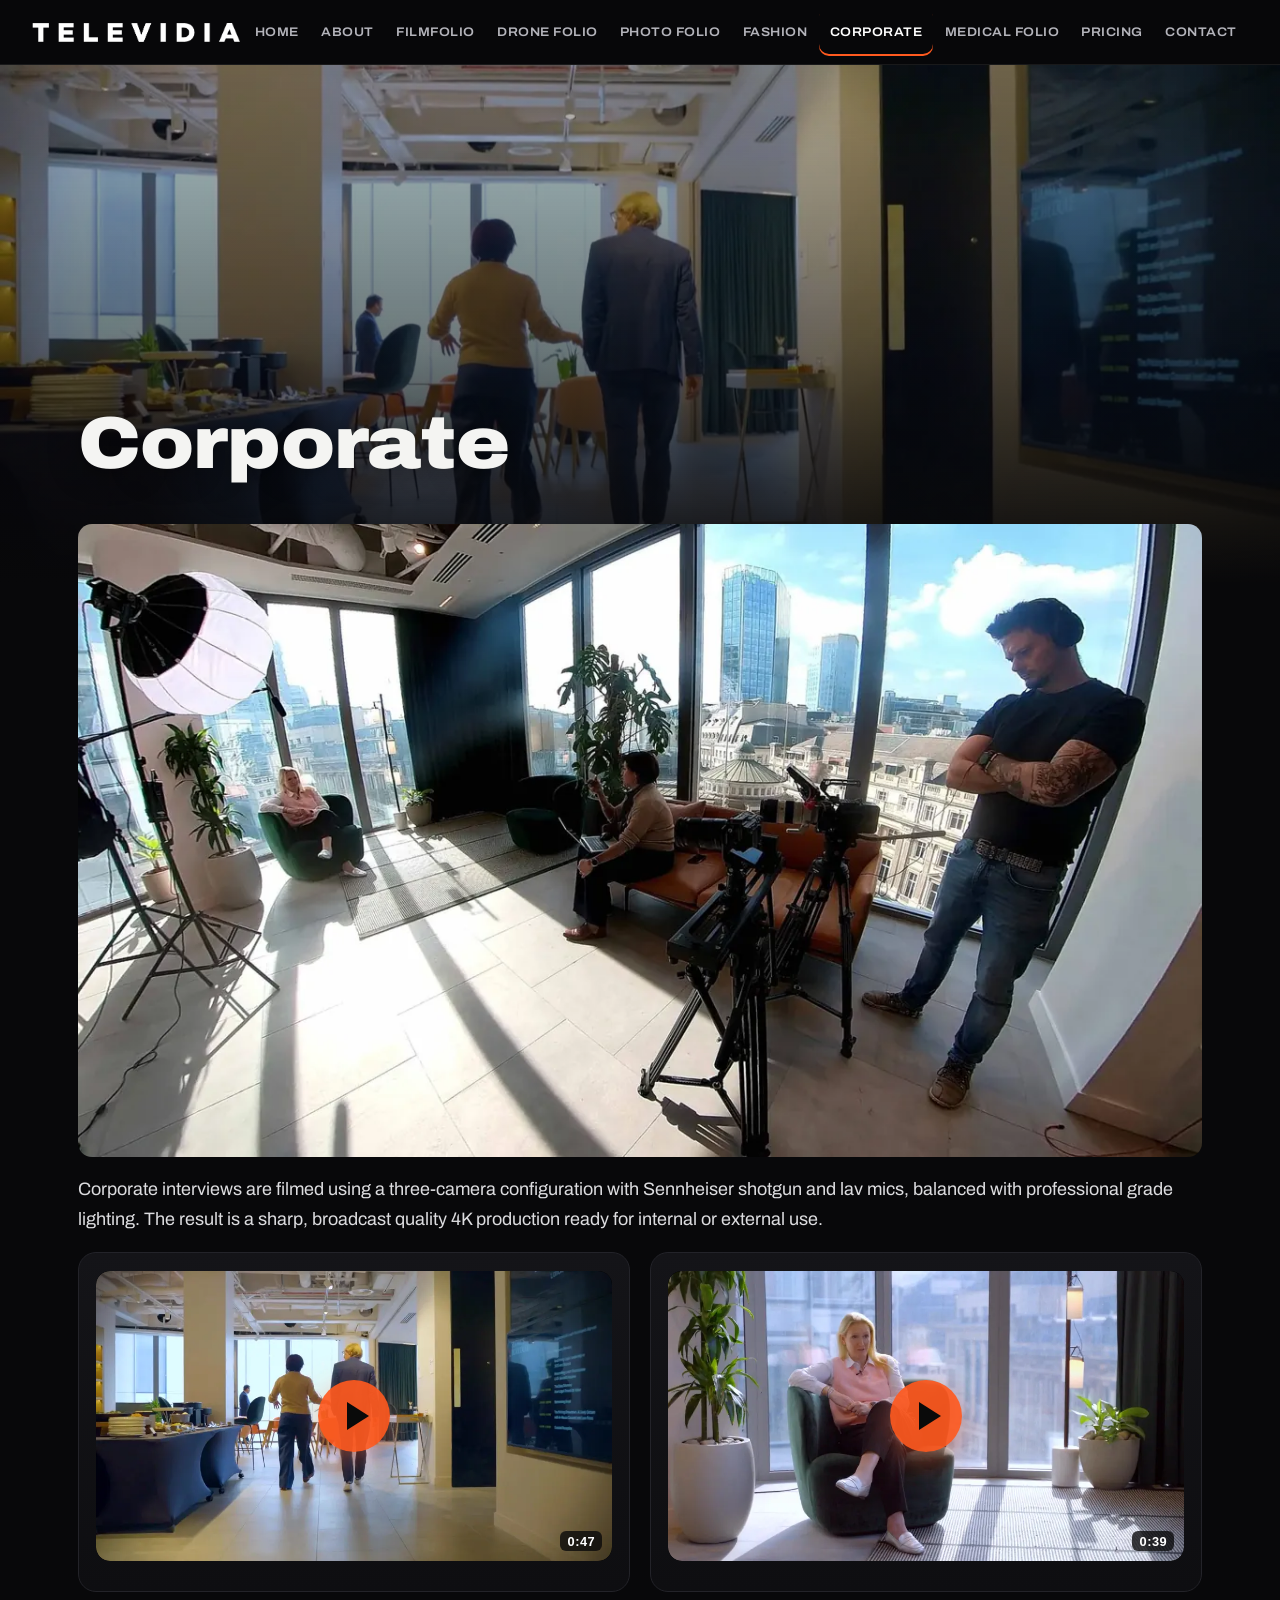
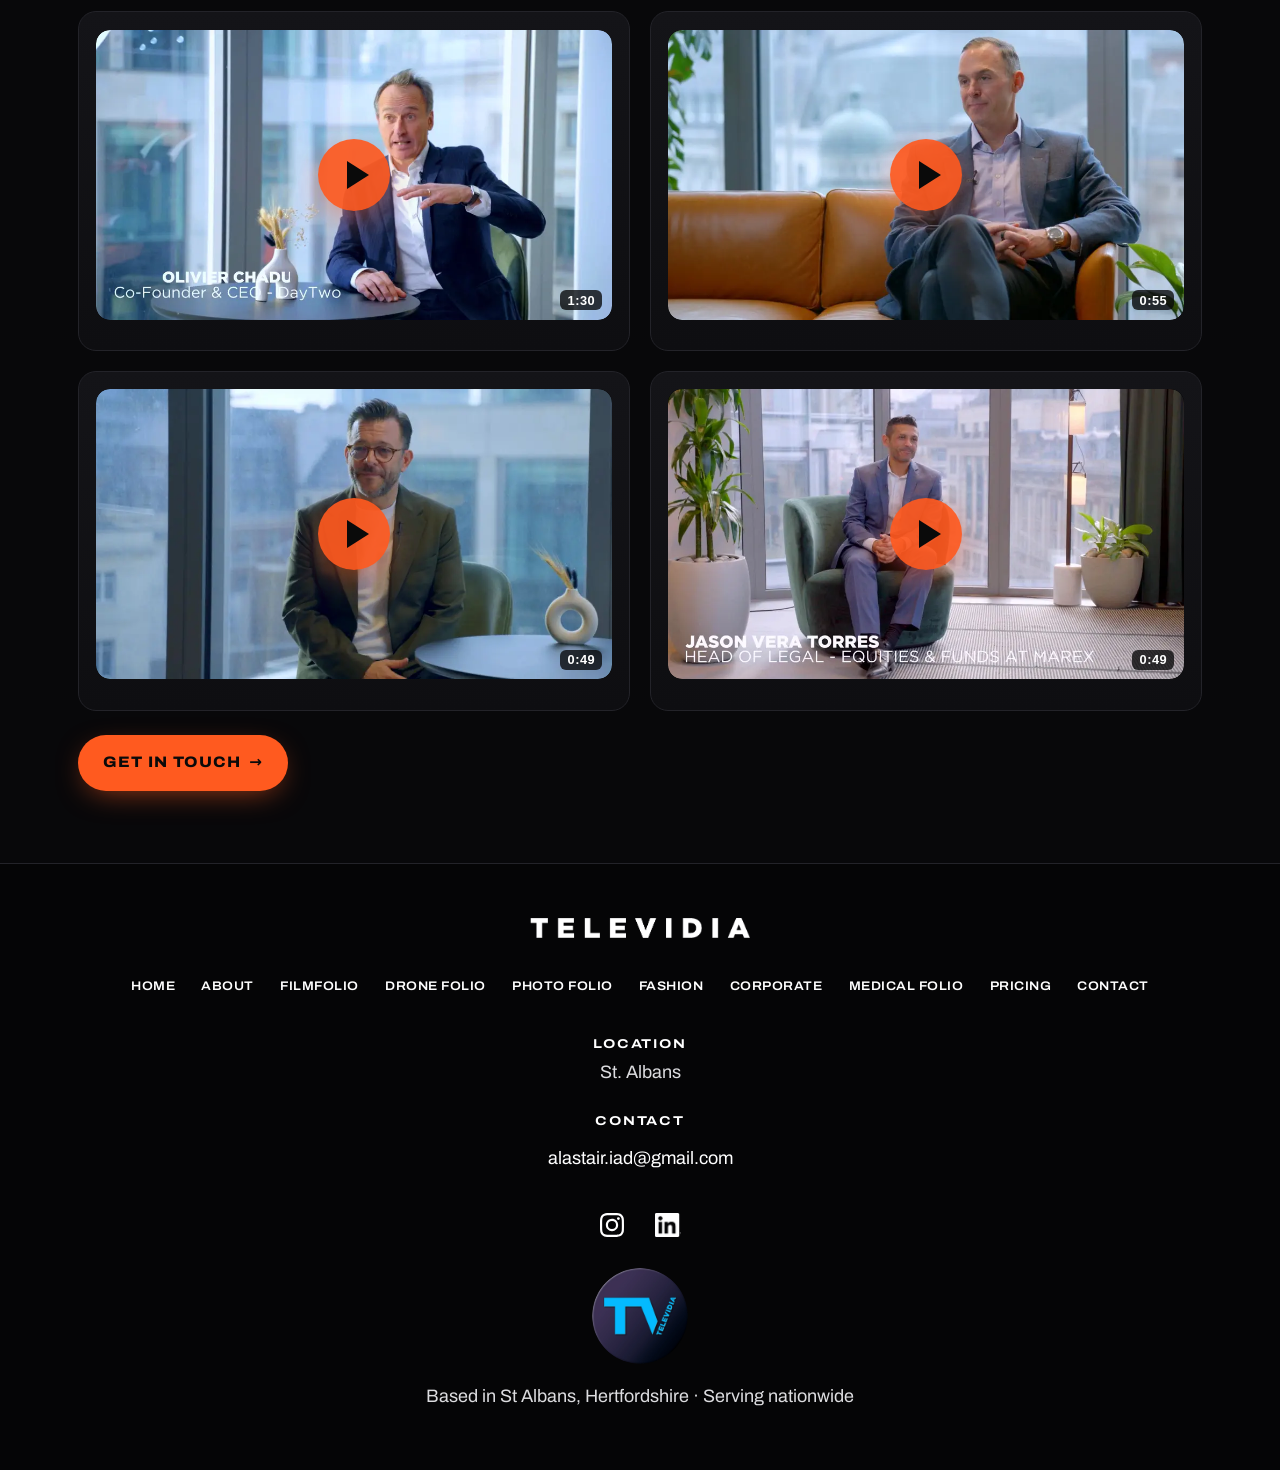
<file: corporate.html>
<!doctype html>
<html lang="en-GB"><head><meta charset="utf-8">
<meta name="viewport" content="width=device-width,initial-scale=1">
<meta name="robots" content="noindex,nofollow">
<title>Corporate Video Production Hertfordshire | TELEVIDIA</title><meta name="description" content="Televidia provides corporate video production, interviews, promotional films and social media content for businesses, law firms and solicitors.">
<link rel="preload" href="fonts/archivo-var-latin.woff2" as="font" type="font/woff2" crossorigin><link rel="icon" href="favicon-32.png" type="image/png" sizes="32x32"><link rel="icon" href="icon-192.png" type="image/png" sizes="192x192"><link rel="apple-touch-icon" href="apple-touch-icon.png" sizes="180x180"><meta name="theme-color" content="#08080a"><link rel="stylesheet" href="style.css"></head><body>
<header><a class="logo" href="index.html" aria-label="TELEVIDIA home"><img src="img/brand/televidia-logo-white.png" alt="" width="2237" height="204"></a><button class="menu-btn" aria-expanded="false" aria-controls="nav">Menu</button><nav id="nav"><a href="index.html">Home</a><a href="about.html">About</a><a href="filmfolio.html">Filmfolio</a><a href="dronefolio.html">Drone Folio</a><a href="photofolio.html">Photo Folio</a><a href="fashion.html">Fashion</a><a href="corporate.html" aria-current=page>Corporate</a><a href="medical.html">Medical Folio</a><a href="pricing.html">Pricing</a><a href="contact.html">Contact</a></nav></header>
<div class="banner" aria-hidden="true"><img src="img/h/e0fbf1fe-960.webp" srcset="img/h/e0fbf1fe-960.webp 960w, img/h/e0fbf1fe-1600.webp 1600w, img/h/e0fbf1fe-2400.webp 2400w" sizes="100vw" alt="" fetchpriority="high" data-parallax></div><main class="has-banner"><h1>Corporate</h1><img src="img/persuit-bts-3-e44f.webp" alt="Behind the scenes on a corporate interview shoot" loading="lazy"><p class="lead">Corporate interviews are filmed using a three-camera configuration with Sennheiser shotgun and lav mics, balanced with professional grade lighting. The result is a sharp, broadcast quality 4K production ready for internal or external use.</p><div class="grid"><article class=card><figure class="vid"><button type="button" class="play" data-hls="https://video.squarespace-cdn.com/content/v1/65ca7602ffe0b45e8ac0eb0a/e0fbf1fe-e24d-4e70-8b92-75c0c79483bc/playlist.m3u8" aria-label="Play film: Corporate interview film"><img src="img/v/e0fbf1fe.webp" alt="" loading="lazy"><span class="pbtn" aria-hidden="true"></span><span class="rt"><span class="sr">Runtime </span>0:47</span></button></figure></article><article class=card><figure class="vid"><button type="button" class="play" data-hls="https://video.squarespace-cdn.com/content/v1/65ca7602ffe0b45e8ac0eb0a/5a052638-b021-4e87-bc97-f15cd77fa024/playlist.m3u8" aria-label="Play film: Corporate interview film"><img src="img/v/5a052638.webp" alt="" loading="lazy"><span class="pbtn" aria-hidden="true"></span><span class="rt"><span class="sr">Runtime </span>0:39</span></button></figure></article><article class=card><figure class="vid"><button type="button" class="play" data-hls="https://video.squarespace-cdn.com/content/v1/65ca7602ffe0b45e8ac0eb0a/ddb3c467-e37e-455d-aae7-b5da0a0956f5/playlist.m3u8" aria-label="Play film: Corporate interview film"><img src="img/v/ddb3c467.webp" alt="" loading="lazy"><span class="pbtn" aria-hidden="true"></span><span class="rt"><span class="sr">Runtime </span>1:30</span></button></figure></article><article class=card><figure class="vid"><button type="button" class="play" data-hls="https://video.squarespace-cdn.com/content/v1/65ca7602ffe0b45e8ac0eb0a/f3c92071-d463-4771-8b2b-78e58a3bdb6f/playlist.m3u8" aria-label="Play film: Corporate interview film"><img src="img/v/f3c92071.webp" alt="" loading="lazy"><span class="pbtn" aria-hidden="true"></span><span class="rt"><span class="sr">Runtime </span>0:55</span></button></figure></article><article class=card><figure class="vid"><button type="button" class="play" data-hls="https://video.squarespace-cdn.com/content/v1/65ca7602ffe0b45e8ac0eb0a/9b8b8b0c-1459-438a-9f04-7887298a5ce0/playlist.m3u8" aria-label="Play film: Corporate interview film"><img src="img/v/9b8b8b0c.webp" alt="" loading="lazy"><span class="pbtn" aria-hidden="true"></span><span class="rt"><span class="sr">Runtime </span>0:49</span></button></figure></article><article class=card><figure class="vid"><button type="button" class="play" data-hls="https://video.squarespace-cdn.com/content/v1/65ca7602ffe0b45e8ac0eb0a/2e016982-7d1d-42b3-bd8a-285162202466/playlist.m3u8" aria-label="Play film: Corporate interview film"><img src="img/v/2e016982.webp" alt="" loading="lazy"><span class="pbtn" aria-hidden="true"></span><span class="rt"><span class="sr">Runtime </span>0:49</span></button></figure></article></div><p class="ctas"><a class="btn" href="contact.html">Get in touch</a></p></main>
<footer><a class="logo flogo" href="index.html" aria-label="TELEVIDIA home"><img src="img/brand/televidia-logo-white.png" alt="" width="2237" height="204"></a><nav class="fnav" aria-label="Footer"><a href="index.html">Home</a><a href="about.html">About</a><a href="filmfolio.html">Filmfolio</a><a href="dronefolio.html">Drone Folio</a><a href="photofolio.html">Photo Folio</a><a href="fashion.html">Fashion</a><a href="corporate.html">Corporate</a><a href="medical.html">Medical Folio</a><a href="pricing.html">Pricing</a><a href="contact.html">Contact</a></nav><p><strong>Location</strong><br>St. Albans</p><p><strong>Contact</strong><br><a href="mailto:alastair.iad@gmail.com">alastair.iad@gmail.com</a></p>
<p class="social"><a class="si" href="https://instagram.com/televidia_uk" aria-label="TELEVIDIA on Instagram" rel="noopener"><img class="si-ig" src="img/brand/instagram-glyph-white.svg" alt="" width="24" height="24"></a><a class="si" href="https://www.linkedin.com/in/alastair-dell-41767b195/" aria-label="TELEVIDIA on LinkedIn" rel="noopener"><img class="si-li" src="img/brand/linkedin-inbug-white.png" alt="" width="26" height="24"></a></p>
<img class="fbadge" src="img/brand/televidia-badge-480.webp" alt="TELEVIDIA" width="96" height="96" loading="lazy"><p>Based in St Albans, Hertfordshire · Serving nationwide</p></footer>
<script>
(function(){var v=document.querySelector('.hero-vid');if(!v)return;var c=navigator.connection;if((c&&c.saveData)||matchMedia('(prefers-reduced-motion: reduce)').matches||matchMedia('(max-width:699px)').matches){v.remove();return}
function lb(){return document.body.classList.contains('lb-open')}v.addEventListener('play',function(){if(lb())v.pause()});
function go(){if(!v.isConnected)return;{[[v.dataset.av1,'video/mp4; codecs="av01.0.08M.10"'],[v.dataset.d,'video/mp4; codecs="avc1.640028"']].forEach(function(x){var s=document.createElement('source');s.src=x[0];s.type=x[1];v.appendChild(s)});v.load()}v.muted=true;v.addEventListener('playing',function(){v.classList.add('on')},{once:true});if(lb())return;var p=v.play();if(p&&p.catch)p.catch(function(){v.remove()})}
function idle(){'requestIdleCallback' in window?requestIdleCallback(go,{timeout:2000}):setTimeout(go,300)}
document.readyState==='complete'?idle():addEventListener('load',idle,{once:true})})();
document.querySelector('.menu-btn').onclick=function(){var o=document.body.classList.toggle('nav-open');this.setAttribute('aria-expanded',o)};
function attach(v,u){function nat(){v.src=u;v.play().catch(function(){})}
function go(){v.muted=false;v.volume=1;if(Hls.isSupported()){var h=new Hls();h.loadSource(u);h.attachMedia(v);h.on(Hls.Events.MANIFEST_PARSED,function(){v.play().catch(function(){})});v._h=h}else if(v.canPlayType('application/vnd.apple.mpegurl')){nat()}}
if(window.Hls){go()}else{var s=document.createElement('script');s.src='hls.min.js';s.onload=go;s.onerror=nat;document.head.appendChild(s)}}
document.querySelectorAll('button.play').forEach(function(b){b.addEventListener('click',function(){var v=document.createElement('video');v.controls=true;v.playsInline=true;v.autoplay=true;v.poster=b.querySelector('img').src;v.setAttribute('aria-label',b.getAttribute('aria-label').replace('Play film: ',''));
attach(v,b.dataset.hls);b.replaceWith(v);v.focus();v.play&&v.play().catch(function(){})})});
document.querySelectorAll('.watch').forEach(function(b){b.addEventListener('click',function(){var hv=document.querySelector('.hero-vid');hv&&hv.pause();var d=document.createElement('div');d.className='lb';d.setAttribute('role','dialog');d.setAttribute('aria-modal','true');d.setAttribute('aria-label',b.dataset.title);var c=document.createElement('button');c.type='button';c.className='lb-x';c.setAttribute('aria-label','Close film');c.textContent='×';var v=document.createElement('video');v.controls=true;v.playsInline=true;v.autoplay=true;v.setAttribute('aria-label',b.dataset.title);d.appendChild(v);d.appendChild(c);document.body.appendChild(d);document.body.classList.add('lb-open');
function close(){if(!d.parentNode)return;v.pause();v._h&&v._h.destroy();d.remove();document.body.classList.remove('lb-open');document.removeEventListener('keydown',k);if(document.fullscreenElement)document.exitFullscreen().catch(function(){});if(hv&&hv.isConnected&&hv.querySelector('source'))hv.play().catch(function(){});b.focus()}
function k(e){if(e.key==='Escape')close()}
c.onclick=close;document.addEventListener('keydown',k);document.addEventListener('fullscreenchange',function f(){if(!document.fullscreenElement){document.removeEventListener('fullscreenchange',f);close()}});
attach(v,b.dataset.hls);if(d.requestFullscreen)d.requestFullscreen().catch(function(){});c.focus();v.play().catch(function(){})})});
document.querySelectorAll('.dgrid .card>p').forEach(function(p){p.classList.add('cl');if(p.scrollHeight<=p.clientHeight+2){p.classList.remove('cl');return}var m=document.createElement('button');m.type='button';m.className='more';m.textContent='More';m.setAttribute('aria-expanded','false');m.onclick=function(){var o=p.classList.toggle('cl');m.textContent=o?'More':'Less';m.setAttribute('aria-expanded',!o)};p.after(m)});
</script><script>
(function(){var rm=window.matchMedia('(prefers-reduced-motion: reduce)');if(rm.matches||!('IntersectionObserver' in window))return;
var d=document.documentElement;d.classList.add('js-motion');
var els=document.querySelectorAll('main h2,main .card,main .vid,main>img,section>img,.gallery img,.logos li,.ticker,main>p,footer>p');
var io=new IntersectionObserver(function(es){es.forEach(function(e){if(e.isIntersecting){e.target.classList.add('in');io.unobserve(e.target)}})},{rootMargin:'0px',threshold:0});
els.forEach(function(el){if(el.closest('.hero'))return;var p=el.parentElement,i=Array.prototype.indexOf.call(p.children,el)%4;el.style.setProperty('--d',(i*.07)+'s');el.classList.add('rv');io.observe(el)});
var px=document.querySelectorAll('[data-parallax]'),tick=false;
function upd(){tick=false;var y=window.scrollY;px.forEach(function(el){if(y<innerHeight*1.2)el.style.transform='translate3d(0,'+(y*.25).toFixed(1)+'px,0)'})}
if(px.length){addEventListener('scroll',function(){if(!tick){tick=true;requestAnimationFrame(upd)}},{passive:true});upd()}
})();
</script>
</body></html>
</file>
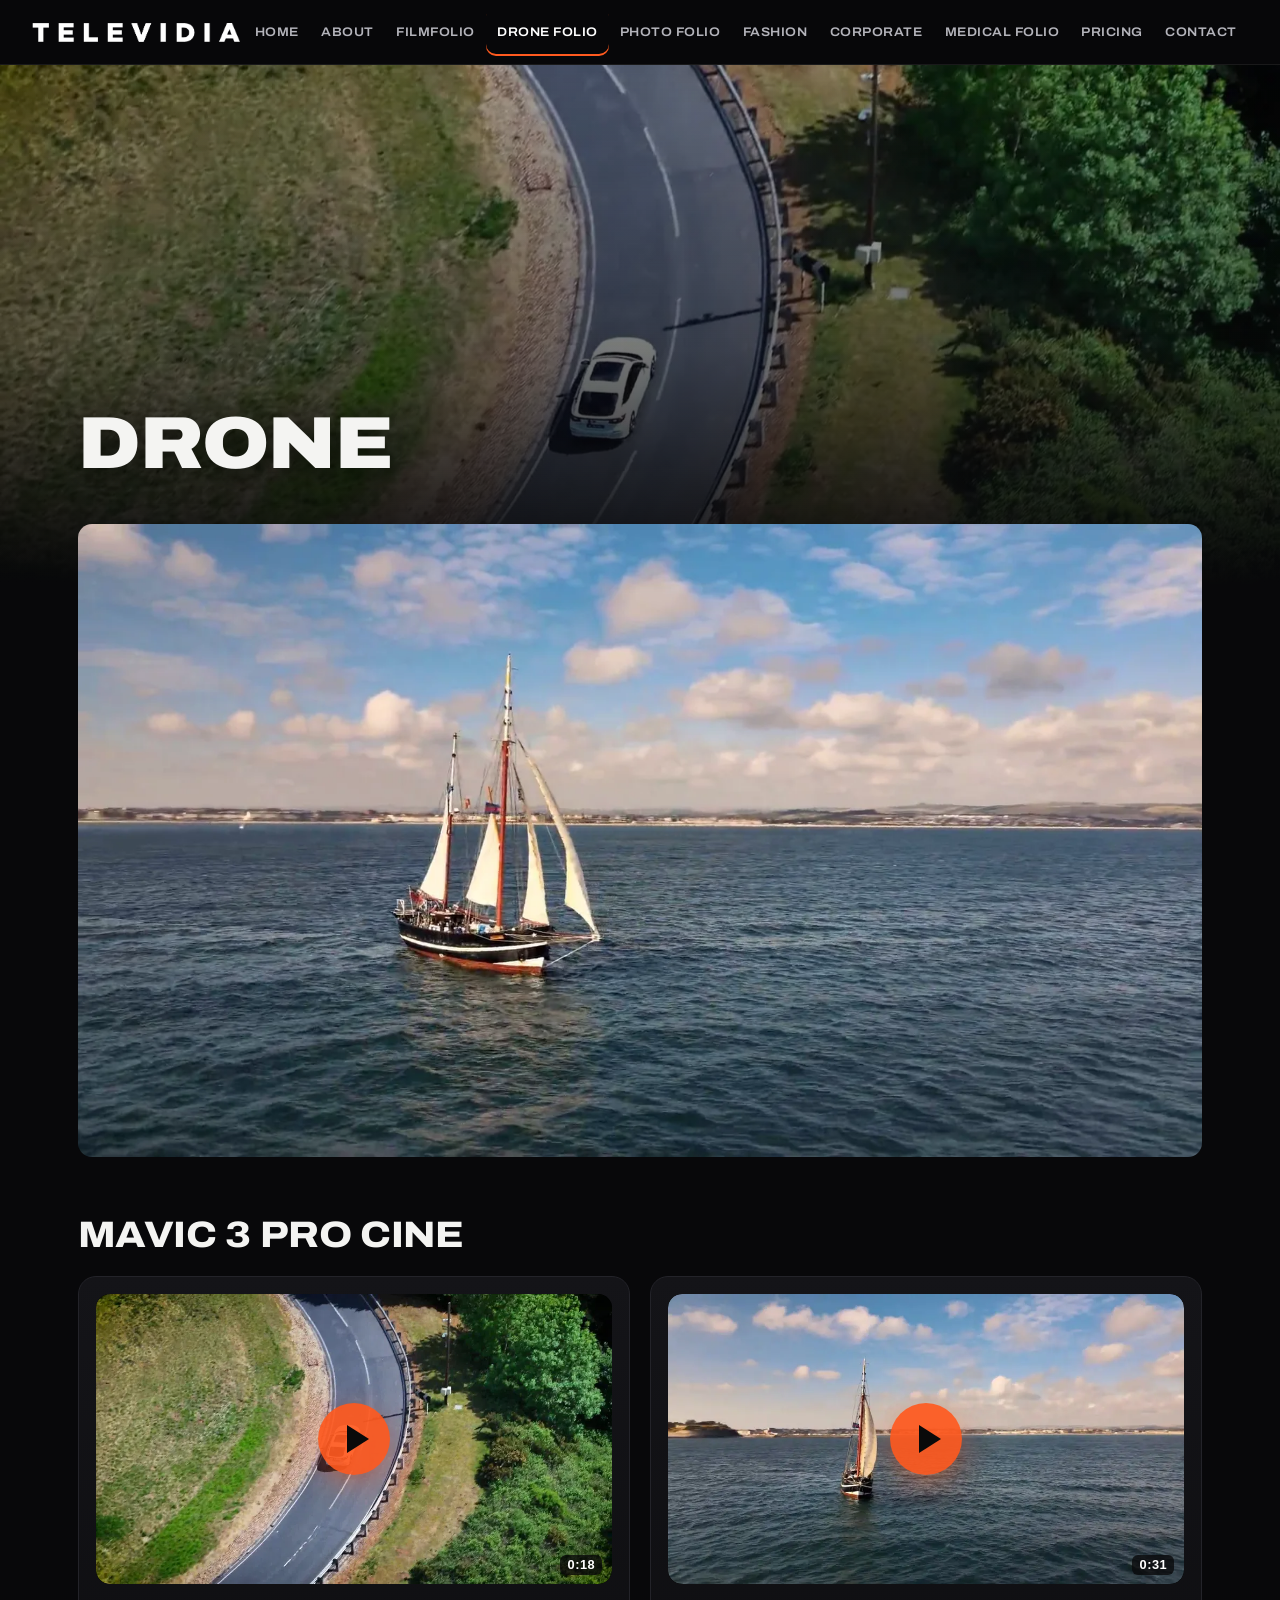
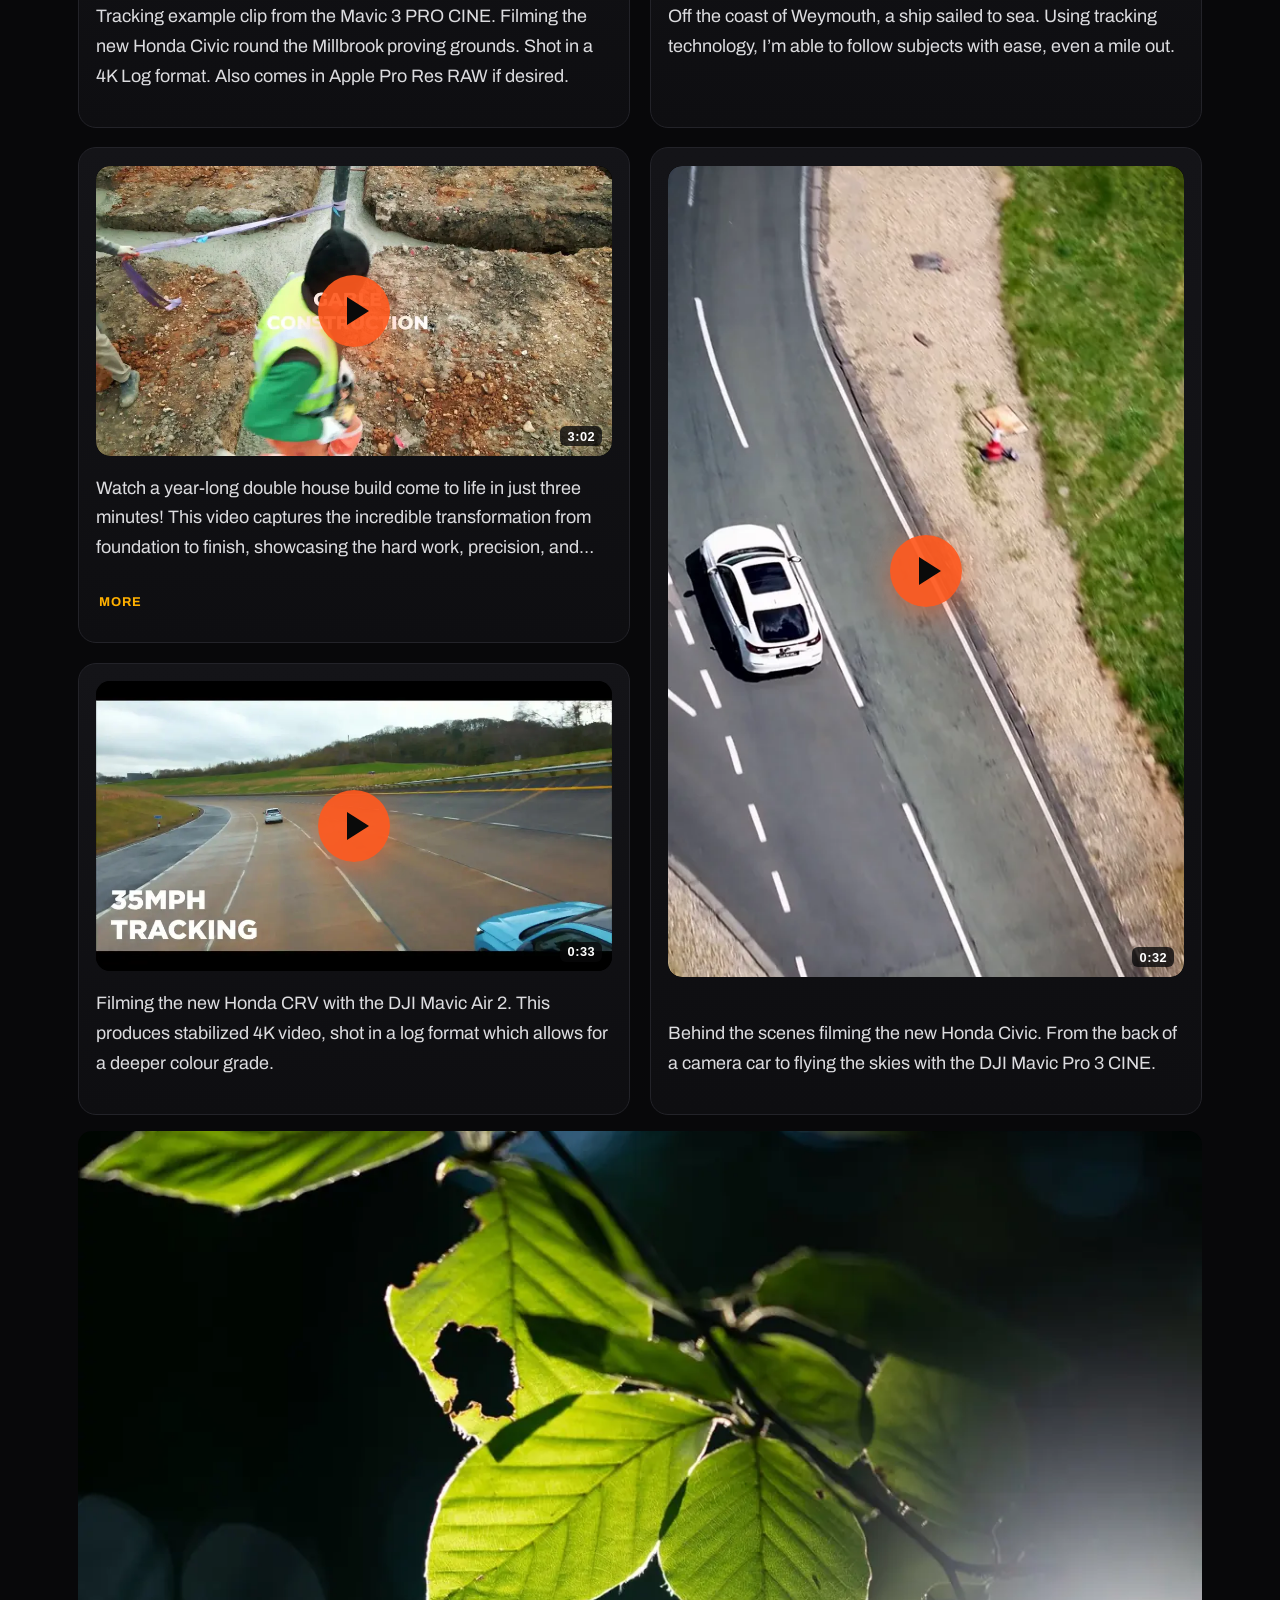
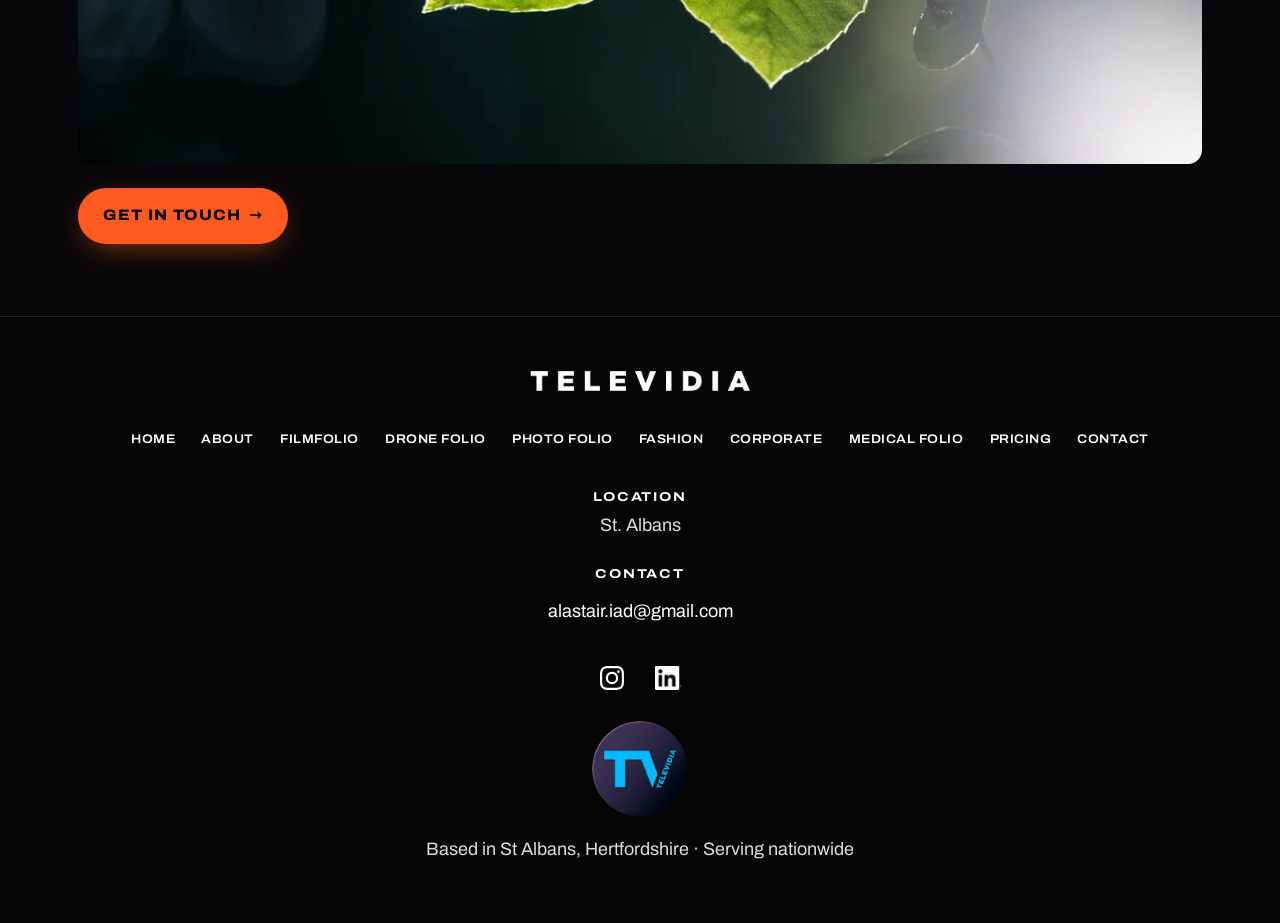
<file: dronefolio.html>
<!doctype html>
<html lang="en-GB"><head><meta charset="utf-8">
<meta name="viewport" content="width=device-width,initial-scale=1">
<meta name="robots" content="noindex,nofollow">
<title>Drone Filming &amp; Aerial Photography | TELEVIDIA</title><meta name="description" content="Explore Televidia’s drone filming portfolio, featuring cinematic aerial footage, dynamic tracking shots of cars and superbikes, and filming of boats and yachts.">
<link rel="preload" href="fonts/archivo-var-latin.woff2" as="font" type="font/woff2" crossorigin><link rel="icon" href="favicon-32.png" type="image/png" sizes="32x32"><link rel="icon" href="icon-192.png" type="image/png" sizes="192x192"><link rel="apple-touch-icon" href="apple-touch-icon.png" sizes="180x180"><meta name="theme-color" content="#08080a"><link rel="stylesheet" href="style.css"></head><body>
<header><a class="logo" href="index.html" aria-label="TELEVIDIA home"><img src="img/brand/televidia-logo-white.png" alt="" width="2237" height="204"></a><button class="menu-btn" aria-expanded="false" aria-controls="nav">Menu</button><nav id="nav"><a href="index.html">Home</a><a href="about.html">About</a><a href="filmfolio.html">Filmfolio</a><a href="dronefolio.html" aria-current=page>Drone Folio</a><a href="photofolio.html">Photo Folio</a><a href="fashion.html">Fashion</a><a href="corporate.html">Corporate</a><a href="medical.html">Medical Folio</a><a href="pricing.html">Pricing</a><a href="contact.html">Contact</a></nav></header>
<div class="banner" aria-hidden="true"><img src="img/h/eae66d20-960.webp" srcset="img/h/eae66d20-960.webp 960w, img/h/eae66d20-1600.webp 1600w, img/h/eae66d20-2400.webp 2400w" sizes="100vw" alt="" fetchpriority="high" data-parallax></div><main class="has-banner"><h1>DRONE</h1><img src="img/drone-ship-950b.webp" alt="Ship sailing off the coast of Weymouth, filmed with the Mavic 3 PRO CINE" loading="lazy"><h2>MAVIC 3 PRO CINE</h2><div class="grid dgrid">
<article class="card"><figure class="vid"><button type="button" class="play" data-hls="https://video.squarespace-cdn.com/content/v1/65ca7602ffe0b45e8ac0eb0a/eae66d20-c212-4a2f-b98f-08ab6a0e2f60/playlist.m3u8" aria-label="Play film: Honda Civic tracking clip"><img src="img/v/eae66d20.webp" alt="" loading="lazy"><span class="pbtn" aria-hidden="true"></span><span class="rt"><span class="sr">Runtime </span>0:18</span></button></figure><p>Tracking example clip from the Mavic 3 PRO CINE. Filming the new Honda Civic round the Millbrook proving grounds. Shot in a 4K Log format. Also comes in Apple Pro Res RAW if desired.</p></article>
<article class="card"><figure class="vid"><button type="button" class="play" data-hls="https://video.squarespace-cdn.com/content/v1/65ca7602ffe0b45e8ac0eb0a/950bfe8e-219c-48a9-acff-0ec6bc814ac7/playlist.m3u8" aria-label="Play film: Ship off Weymouth"><img src="img/v/950bfe8e.webp" alt="" loading="lazy"><span class="pbtn" aria-hidden="true"></span><span class="rt"><span class="sr">Runtime </span>0:31</span></button></figure><p>Off the coast of Weymouth, a ship sailed to sea. Using tracking technology, I’m able to follow subjects with ease, even a mile out.</p></article>
<article class="card"><figure class="vid"><button type="button" class="play" data-hls="https://video.squarespace-cdn.com/content/v1/65ca7602ffe0b45e8ac0eb0a/7dd44902-7dc1-4faf-918d-015fe3178cc6/playlist.m3u8" aria-label="Play film: House build timelapse"><img src="img/v/7dd44902.webp" alt="" loading="lazy"><span class="pbtn" aria-hidden="true"></span><span class="rt"><span class="sr">Runtime </span>3:02</span></button></figure><p>Watch a year-long double house build come to life in just three minutes! This video captures the incredible transformation from foundation to finish, showcasing the hard work, precision, and dedication behind the project.</p></article>
<article class="card"><figure class="vid"><button type="button" class="play" data-hls="https://video.squarespace-cdn.com/content/v1/65ca7602ffe0b45e8ac0eb0a/cdc5c8bb-5a3d-496e-8bed-228b6486626e/playlist.m3u8" aria-label="Play film: Honda CR-V drone clip"><img src="img/v/cdc5c8bb.webp" alt="" loading="lazy"><span class="pbtn" aria-hidden="true"></span><span class="rt"><span class="sr">Runtime </span>0:33</span></button></figure><p>Filming the new Honda CRV with the DJI Mavic Air 2. This produces stabilized 4K video, shot in a log format which allows for a deeper colour grade.</p></article>
<article class="card tallcard"><figure class="vid tall"><button type="button" class="play tall" data-hls="https://video.squarespace-cdn.com/content/v1/65ca7602ffe0b45e8ac0eb0a/909b43f7-5714-43b7-b28b-dd15f841ca0e/playlist.m3u8" aria-label="Play film: Behind the scenes on the Honda Civic shoot"><img src="img/v/909b43f7.webp" alt="" loading="lazy"><span class="pbtn" aria-hidden="true"></span><span class="rt"><span class="sr">Runtime </span>0:32</span></button></figure><p>Behind the scenes filming the new Honda Civic. From the back of a camera car to flying the skies with the DJI Mavic Pro 3 CINE.</p></article></div><img src="img/ali-b-w-light-bulb-1-5faa.webp" alt="Black and white portrait with a light bulb" loading="lazy"><p class="ctas"><a class="btn" href="contact.html">Get in touch</a></p></main>
<footer><a class="logo flogo" href="index.html" aria-label="TELEVIDIA home"><img src="img/brand/televidia-logo-white.png" alt="" width="2237" height="204"></a><nav class="fnav" aria-label="Footer"><a href="index.html">Home</a><a href="about.html">About</a><a href="filmfolio.html">Filmfolio</a><a href="dronefolio.html">Drone Folio</a><a href="photofolio.html">Photo Folio</a><a href="fashion.html">Fashion</a><a href="corporate.html">Corporate</a><a href="medical.html">Medical Folio</a><a href="pricing.html">Pricing</a><a href="contact.html">Contact</a></nav><p><strong>Location</strong><br>St. Albans</p><p><strong>Contact</strong><br><a href="mailto:alastair.iad@gmail.com">alastair.iad@gmail.com</a></p>
<p class="social"><a class="si" href="https://instagram.com/televidia_uk" aria-label="TELEVIDIA on Instagram" rel="noopener"><img class="si-ig" src="img/brand/instagram-glyph-white.svg" alt="" width="24" height="24"></a><a class="si" href="https://www.linkedin.com/in/alastair-dell-41767b195/" aria-label="TELEVIDIA on LinkedIn" rel="noopener"><img class="si-li" src="img/brand/linkedin-inbug-white.png" alt="" width="26" height="24"></a></p>
<img class="fbadge" src="img/brand/televidia-badge-480.webp" alt="TELEVIDIA" width="96" height="96" loading="lazy"><p>Based in St Albans, Hertfordshire · Serving nationwide</p></footer>
<script>
(function(){var v=document.querySelector('.hero-vid');if(!v)return;var c=navigator.connection;if((c&&c.saveData)||matchMedia('(prefers-reduced-motion: reduce)').matches||matchMedia('(max-width:699px)').matches){v.remove();return}
function lb(){return document.body.classList.contains('lb-open')}v.addEventListener('play',function(){if(lb())v.pause()});
function go(){if(!v.isConnected)return;{[[v.dataset.av1,'video/mp4; codecs="av01.0.08M.10"'],[v.dataset.d,'video/mp4; codecs="avc1.640028"']].forEach(function(x){var s=document.createElement('source');s.src=x[0];s.type=x[1];v.appendChild(s)});v.load()}v.muted=true;v.addEventListener('playing',function(){v.classList.add('on')},{once:true});if(lb())return;var p=v.play();if(p&&p.catch)p.catch(function(){v.remove()})}
function idle(){'requestIdleCallback' in window?requestIdleCallback(go,{timeout:2000}):setTimeout(go,300)}
document.readyState==='complete'?idle():addEventListener('load',idle,{once:true})})();
document.querySelector('.menu-btn').onclick=function(){var o=document.body.classList.toggle('nav-open');this.setAttribute('aria-expanded',o)};
function attach(v,u){function nat(){v.src=u;v.play().catch(function(){})}
function go(){v.muted=false;v.volume=1;if(Hls.isSupported()){var h=new Hls();h.loadSource(u);h.attachMedia(v);h.on(Hls.Events.MANIFEST_PARSED,function(){v.play().catch(function(){})});v._h=h}else if(v.canPlayType('application/vnd.apple.mpegurl')){nat()}}
if(window.Hls){go()}else{var s=document.createElement('script');s.src='hls.min.js';s.onload=go;s.onerror=nat;document.head.appendChild(s)}}
document.querySelectorAll('button.play').forEach(function(b){b.addEventListener('click',function(){var v=document.createElement('video');v.controls=true;v.playsInline=true;v.autoplay=true;v.poster=b.querySelector('img').src;v.setAttribute('aria-label',b.getAttribute('aria-label').replace('Play film: ',''));
attach(v,b.dataset.hls);b.replaceWith(v);v.focus();v.play&&v.play().catch(function(){})})});
document.querySelectorAll('.watch').forEach(function(b){b.addEventListener('click',function(){var hv=document.querySelector('.hero-vid');hv&&hv.pause();var d=document.createElement('div');d.className='lb';d.setAttribute('role','dialog');d.setAttribute('aria-modal','true');d.setAttribute('aria-label',b.dataset.title);var c=document.createElement('button');c.type='button';c.className='lb-x';c.setAttribute('aria-label','Close film');c.textContent='×';var v=document.createElement('video');v.controls=true;v.playsInline=true;v.autoplay=true;v.setAttribute('aria-label',b.dataset.title);d.appendChild(v);d.appendChild(c);document.body.appendChild(d);document.body.classList.add('lb-open');
function close(){if(!d.parentNode)return;v.pause();v._h&&v._h.destroy();d.remove();document.body.classList.remove('lb-open');document.removeEventListener('keydown',k);if(document.fullscreenElement)document.exitFullscreen().catch(function(){});if(hv&&hv.isConnected&&hv.querySelector('source'))hv.play().catch(function(){});b.focus()}
function k(e){if(e.key==='Escape')close()}
c.onclick=close;document.addEventListener('keydown',k);document.addEventListener('fullscreenchange',function f(){if(!document.fullscreenElement){document.removeEventListener('fullscreenchange',f);close()}});
attach(v,b.dataset.hls);if(d.requestFullscreen)d.requestFullscreen().catch(function(){});c.focus();v.play().catch(function(){})})});
document.querySelectorAll('.dgrid .card>p').forEach(function(p){p.classList.add('cl');if(p.scrollHeight<=p.clientHeight+2){p.classList.remove('cl');return}var m=document.createElement('button');m.type='button';m.className='more';m.textContent='More';m.setAttribute('aria-expanded','false');m.onclick=function(){var o=p.classList.toggle('cl');m.textContent=o?'More':'Less';m.setAttribute('aria-expanded',!o)};p.after(m)});
</script><script>
(function(){var rm=window.matchMedia('(prefers-reduced-motion: reduce)');if(rm.matches||!('IntersectionObserver' in window))return;
var d=document.documentElement;d.classList.add('js-motion');
var els=document.querySelectorAll('main h2,main .card,main .vid,main>img,section>img,.gallery img,.logos li,.ticker,main>p,footer>p');
var io=new IntersectionObserver(function(es){es.forEach(function(e){if(e.isIntersecting){e.target.classList.add('in');io.unobserve(e.target)}})},{rootMargin:'0px',threshold:0});
els.forEach(function(el){if(el.closest('.hero'))return;var p=el.parentElement,i=Array.prototype.indexOf.call(p.children,el)%4;el.style.setProperty('--d',(i*.07)+'s');el.classList.add('rv');io.observe(el)});
var px=document.querySelectorAll('[data-parallax]'),tick=false;
function upd(){tick=false;var y=window.scrollY;px.forEach(function(el){if(y<innerHeight*1.2)el.style.transform='translate3d(0,'+(y*.25).toFixed(1)+'px,0)'})}
if(px.length){addEventListener('scroll',function(){if(!tick){tick=true;requestAnimationFrame(upd)}},{passive:true});upd()}
})();
</script>
</body></html>
</file>
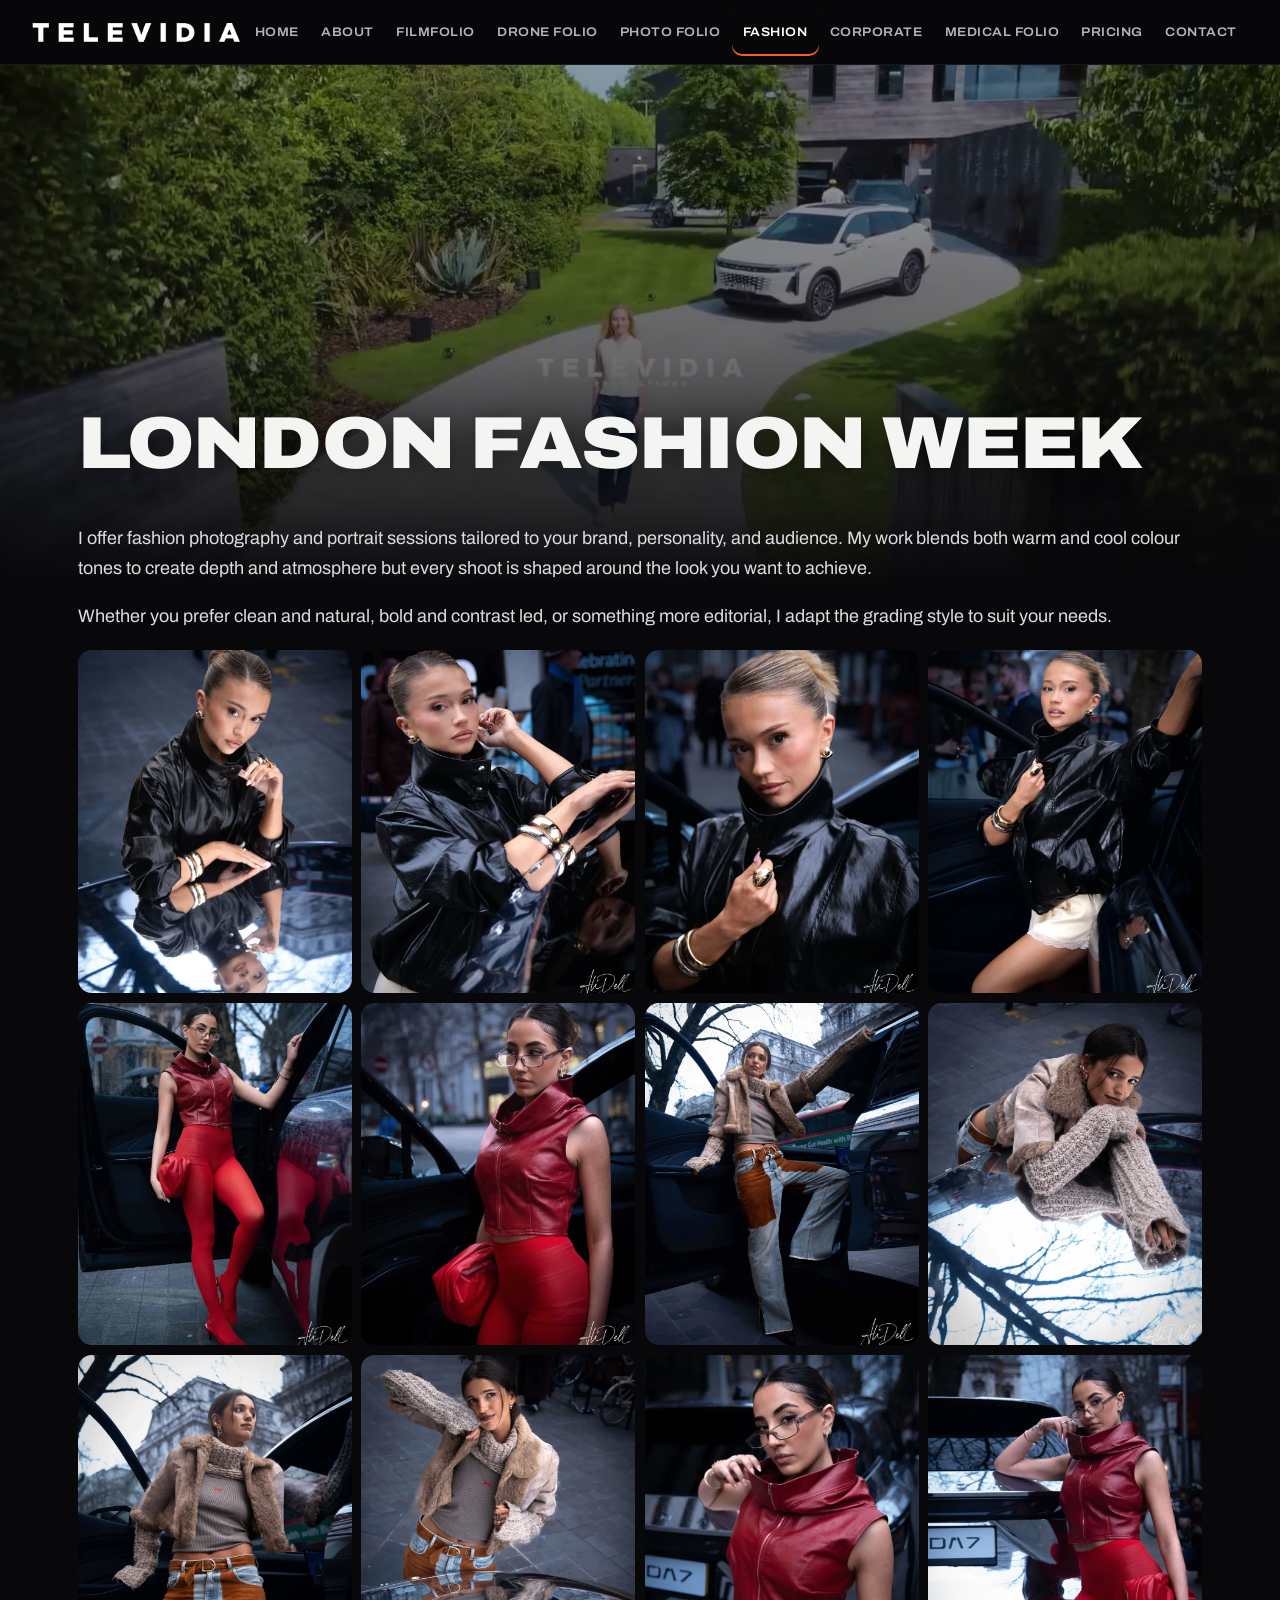
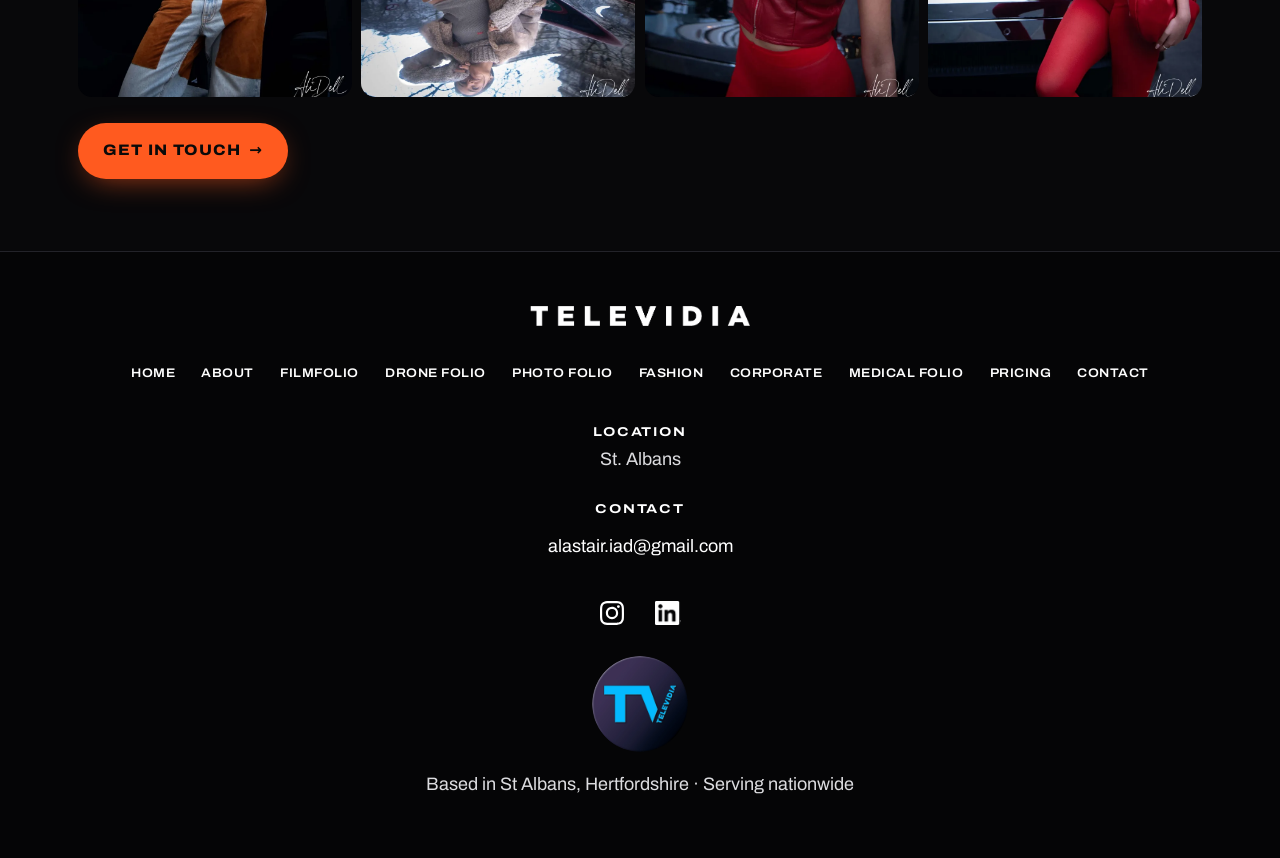
<file: fashion.html>
<!doctype html>
<html lang="en-GB"><head><meta charset="utf-8">
<meta name="viewport" content="width=device-width,initial-scale=1">
<meta name="robots" content="noindex,nofollow">
<title>Fashion Film &amp; Photography | TELEVIDIA</title><meta name="description" content="Televidia creates fashion films, promotional videos and photography for brands, designers and creative projects.">
<link rel="preload" href="fonts/archivo-var-latin.woff2" as="font" type="font/woff2" crossorigin><link rel="icon" href="favicon-32.png" type="image/png" sizes="32x32"><link rel="icon" href="icon-192.png" type="image/png" sizes="192x192"><link rel="apple-touch-icon" href="apple-touch-icon.png" sizes="180x180"><meta name="theme-color" content="#08080a"><link rel="stylesheet" href="style.css"></head><body>
<header><a class="logo" href="index.html" aria-label="TELEVIDIA home"><img src="img/brand/televidia-logo-white.png" alt="" width="2237" height="204"></a><button class="menu-btn" aria-expanded="false" aria-controls="nav">Menu</button><nav id="nav"><a href="index.html">Home</a><a href="about.html">About</a><a href="filmfolio.html">Filmfolio</a><a href="dronefolio.html">Drone Folio</a><a href="photofolio.html">Photo Folio</a><a href="fashion.html" aria-current=page>Fashion</a><a href="corporate.html">Corporate</a><a href="medical.html">Medical Folio</a><a href="pricing.html">Pricing</a><a href="contact.html">Contact</a></nav></header>
<div class="banner" aria-hidden="true"><img src="img/h/76e55897-960.webp" srcset="img/h/76e55897-960.webp 960w, img/h/76e55897-1600.webp 1600w, img/h/76e55897-2400.webp 2400w" sizes="100vw" alt="" fetchpriority="high" data-parallax></div><main class="has-banner"><h1>LONDON FASHION WEEK</h1><p>I offer fashion photography and portrait sessions tailored to your brand, personality, and audience. My work blends both warm and cool colour tones to create depth and atmosphere but every shoot is shaped around the look you want to achieve.</p><p>Whether you prefer clean and natural, bold and contrast led, or something more editorial, I adapt the grading style to suit your needs.</p><div class="gallery"><img src="img/omoda-shots-holly-4-sig-588b.webp" alt="Fashion photograph from London Fashion Week" loading="lazy"><img src="img/omoda-shots-holly-2-sig-a4f8.webp" alt="Fashion photograph from London Fashion Week" loading="lazy"><img src="img/omoda-shots-holly-sig-43f3.webp" alt="Fashion photograph from London Fashion Week" loading="lazy"><img src="img/omoda-shots-holly-3-sig-4b45.webp" alt="Fashion photograph from London Fashion Week" loading="lazy"><img src="img/omoda-shots-melody-1st-sig-2-18c7.webp" alt="Fashion photograph from London Fashion Week" loading="lazy"><img src="img/omoda-shots-melody-2nd-sig-0905.webp" alt="Fashion photograph from London Fashion Week" loading="lazy"><img src="img/omoda-shots-agnes-1-sig-15b7.webp" alt="Fashion photograph from London Fashion Week" loading="lazy"><img src="img/omoda-shots-agnes-4-sig-7093.webp" alt="Fashion photograph from London Fashion Week" loading="lazy"><img src="img/omoda-shots-agnes-2-sig-a8ea.webp" alt="Fashion photograph from London Fashion Week" loading="lazy"><img src="img/omoda-shots-agnes-3-sig-d506.webp" alt="Fashion photograph from London Fashion Week" loading="lazy"><img src="img/omoda-shots-melody-3rd-sig-b37b.webp" alt="Fashion photograph from London Fashion Week" loading="lazy"><img src="img/omoda-shots-melody-4th-sig-4006.webp" alt="Fashion photograph from London Fashion Week" loading="lazy"></div><p class="ctas"><a class="btn" href="contact.html">Get in touch</a></p></main>
<footer><a class="logo flogo" href="index.html" aria-label="TELEVIDIA home"><img src="img/brand/televidia-logo-white.png" alt="" width="2237" height="204"></a><nav class="fnav" aria-label="Footer"><a href="index.html">Home</a><a href="about.html">About</a><a href="filmfolio.html">Filmfolio</a><a href="dronefolio.html">Drone Folio</a><a href="photofolio.html">Photo Folio</a><a href="fashion.html">Fashion</a><a href="corporate.html">Corporate</a><a href="medical.html">Medical Folio</a><a href="pricing.html">Pricing</a><a href="contact.html">Contact</a></nav><p><strong>Location</strong><br>St. Albans</p><p><strong>Contact</strong><br><a href="mailto:alastair.iad@gmail.com">alastair.iad@gmail.com</a></p>
<p class="social"><a class="si" href="https://instagram.com/televidia_uk" aria-label="TELEVIDIA on Instagram" rel="noopener"><img class="si-ig" src="img/brand/instagram-glyph-white.svg" alt="" width="24" height="24"></a><a class="si" href="https://www.linkedin.com/in/alastair-dell-41767b195/" aria-label="TELEVIDIA on LinkedIn" rel="noopener"><img class="si-li" src="img/brand/linkedin-inbug-white.png" alt="" width="26" height="24"></a></p>
<img class="fbadge" src="img/brand/televidia-badge-480.webp" alt="TELEVIDIA" width="96" height="96" loading="lazy"><p>Based in St Albans, Hertfordshire · Serving nationwide</p></footer>
<script>
(function(){var v=document.querySelector('.hero-vid');if(!v)return;var c=navigator.connection;if((c&&c.saveData)||matchMedia('(prefers-reduced-motion: reduce)').matches||matchMedia('(max-width:699px)').matches){v.remove();return}
function lb(){return document.body.classList.contains('lb-open')}v.addEventListener('play',function(){if(lb())v.pause()});
function go(){if(!v.isConnected)return;{[[v.dataset.av1,'video/mp4; codecs="av01.0.08M.10"'],[v.dataset.d,'video/mp4; codecs="avc1.640028"']].forEach(function(x){var s=document.createElement('source');s.src=x[0];s.type=x[1];v.appendChild(s)});v.load()}v.muted=true;v.addEventListener('playing',function(){v.classList.add('on')},{once:true});if(lb())return;var p=v.play();if(p&&p.catch)p.catch(function(){v.remove()})}
function idle(){'requestIdleCallback' in window?requestIdleCallback(go,{timeout:2000}):setTimeout(go,300)}
document.readyState==='complete'?idle():addEventListener('load',idle,{once:true})})();
document.querySelector('.menu-btn').onclick=function(){var o=document.body.classList.toggle('nav-open');this.setAttribute('aria-expanded',o)};
function attach(v,u){function nat(){v.src=u;v.play().catch(function(){})}
function go(){v.muted=false;v.volume=1;if(Hls.isSupported()){var h=new Hls();h.loadSource(u);h.attachMedia(v);h.on(Hls.Events.MANIFEST_PARSED,function(){v.play().catch(function(){})});v._h=h}else if(v.canPlayType('application/vnd.apple.mpegurl')){nat()}}
if(window.Hls){go()}else{var s=document.createElement('script');s.src='hls.min.js';s.onload=go;s.onerror=nat;document.head.appendChild(s)}}
document.querySelectorAll('button.play').forEach(function(b){b.addEventListener('click',function(){var v=document.createElement('video');v.controls=true;v.playsInline=true;v.autoplay=true;v.poster=b.querySelector('img').src;v.setAttribute('aria-label',b.getAttribute('aria-label').replace('Play film: ',''));
attach(v,b.dataset.hls);b.replaceWith(v);v.focus();v.play&&v.play().catch(function(){})})});
document.querySelectorAll('.watch').forEach(function(b){b.addEventListener('click',function(){var hv=document.querySelector('.hero-vid');hv&&hv.pause();var d=document.createElement('div');d.className='lb';d.setAttribute('role','dialog');d.setAttribute('aria-modal','true');d.setAttribute('aria-label',b.dataset.title);var c=document.createElement('button');c.type='button';c.className='lb-x';c.setAttribute('aria-label','Close film');c.textContent='×';var v=document.createElement('video');v.controls=true;v.playsInline=true;v.autoplay=true;v.setAttribute('aria-label',b.dataset.title);d.appendChild(v);d.appendChild(c);document.body.appendChild(d);document.body.classList.add('lb-open');
function close(){if(!d.parentNode)return;v.pause();v._h&&v._h.destroy();d.remove();document.body.classList.remove('lb-open');document.removeEventListener('keydown',k);if(document.fullscreenElement)document.exitFullscreen().catch(function(){});if(hv&&hv.isConnected&&hv.querySelector('source'))hv.play().catch(function(){});b.focus()}
function k(e){if(e.key==='Escape')close()}
c.onclick=close;document.addEventListener('keydown',k);document.addEventListener('fullscreenchange',function f(){if(!document.fullscreenElement){document.removeEventListener('fullscreenchange',f);close()}});
attach(v,b.dataset.hls);if(d.requestFullscreen)d.requestFullscreen().catch(function(){});c.focus();v.play().catch(function(){})})});
document.querySelectorAll('.dgrid .card>p').forEach(function(p){p.classList.add('cl');if(p.scrollHeight<=p.clientHeight+2){p.classList.remove('cl');return}var m=document.createElement('button');m.type='button';m.className='more';m.textContent='More';m.setAttribute('aria-expanded','false');m.onclick=function(){var o=p.classList.toggle('cl');m.textContent=o?'More':'Less';m.setAttribute('aria-expanded',!o)};p.after(m)});
</script><script>
(function(){var rm=window.matchMedia('(prefers-reduced-motion: reduce)');if(rm.matches||!('IntersectionObserver' in window))return;
var d=document.documentElement;d.classList.add('js-motion');
var els=document.querySelectorAll('main h2,main .card,main .vid,main>img,section>img,.gallery img,.logos li,.ticker,main>p,footer>p');
var io=new IntersectionObserver(function(es){es.forEach(function(e){if(e.isIntersecting){e.target.classList.add('in');io.unobserve(e.target)}})},{rootMargin:'0px',threshold:0});
els.forEach(function(el){if(el.closest('.hero'))return;var p=el.parentElement,i=Array.prototype.indexOf.call(p.children,el)%4;el.style.setProperty('--d',(i*.07)+'s');el.classList.add('rv');io.observe(el)});
var px=document.querySelectorAll('[data-parallax]'),tick=false;
function upd(){tick=false;var y=window.scrollY;px.forEach(function(el){if(y<innerHeight*1.2)el.style.transform='translate3d(0,'+(y*.25).toFixed(1)+'px,0)'})}
if(px.length){addEventListener('scroll',function(){if(!tick){tick=true;requestAnimationFrame(upd)}},{passive:true});upd()}
})();
</script>
</body></html>
</file>
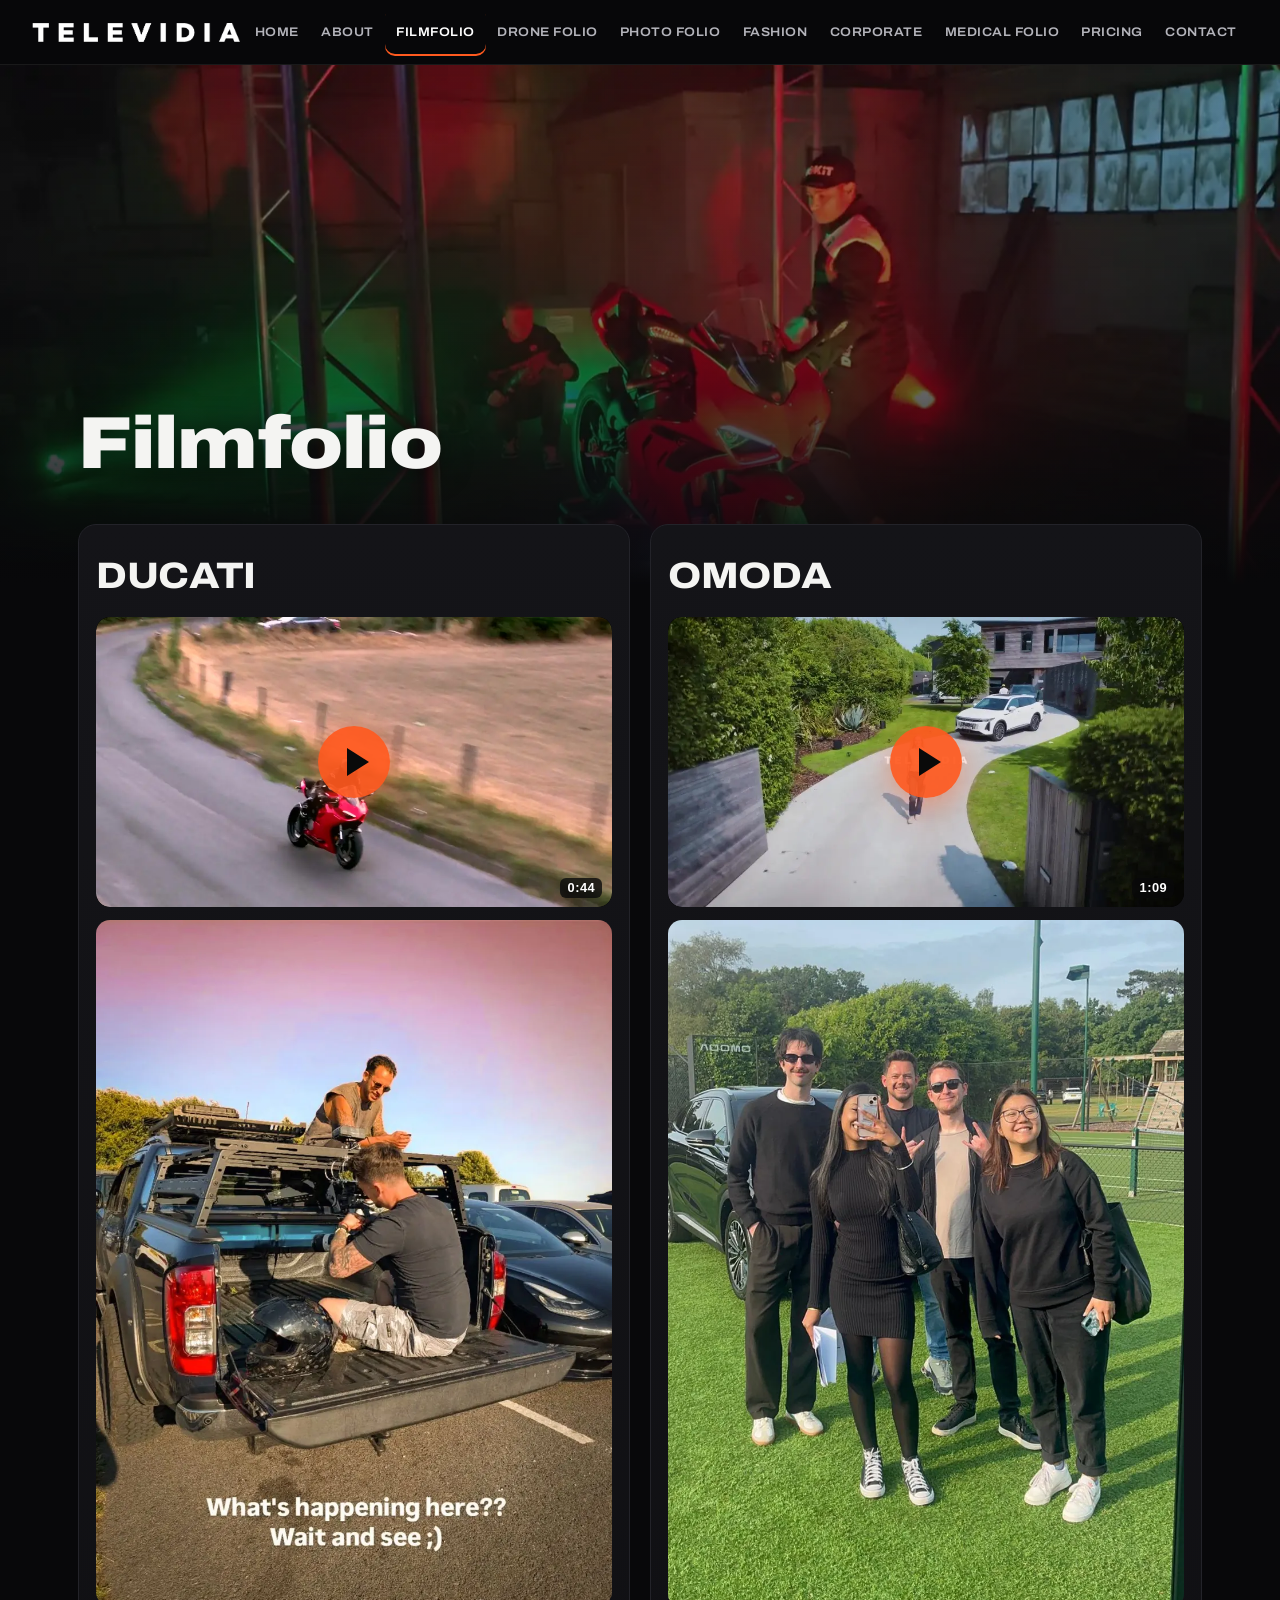
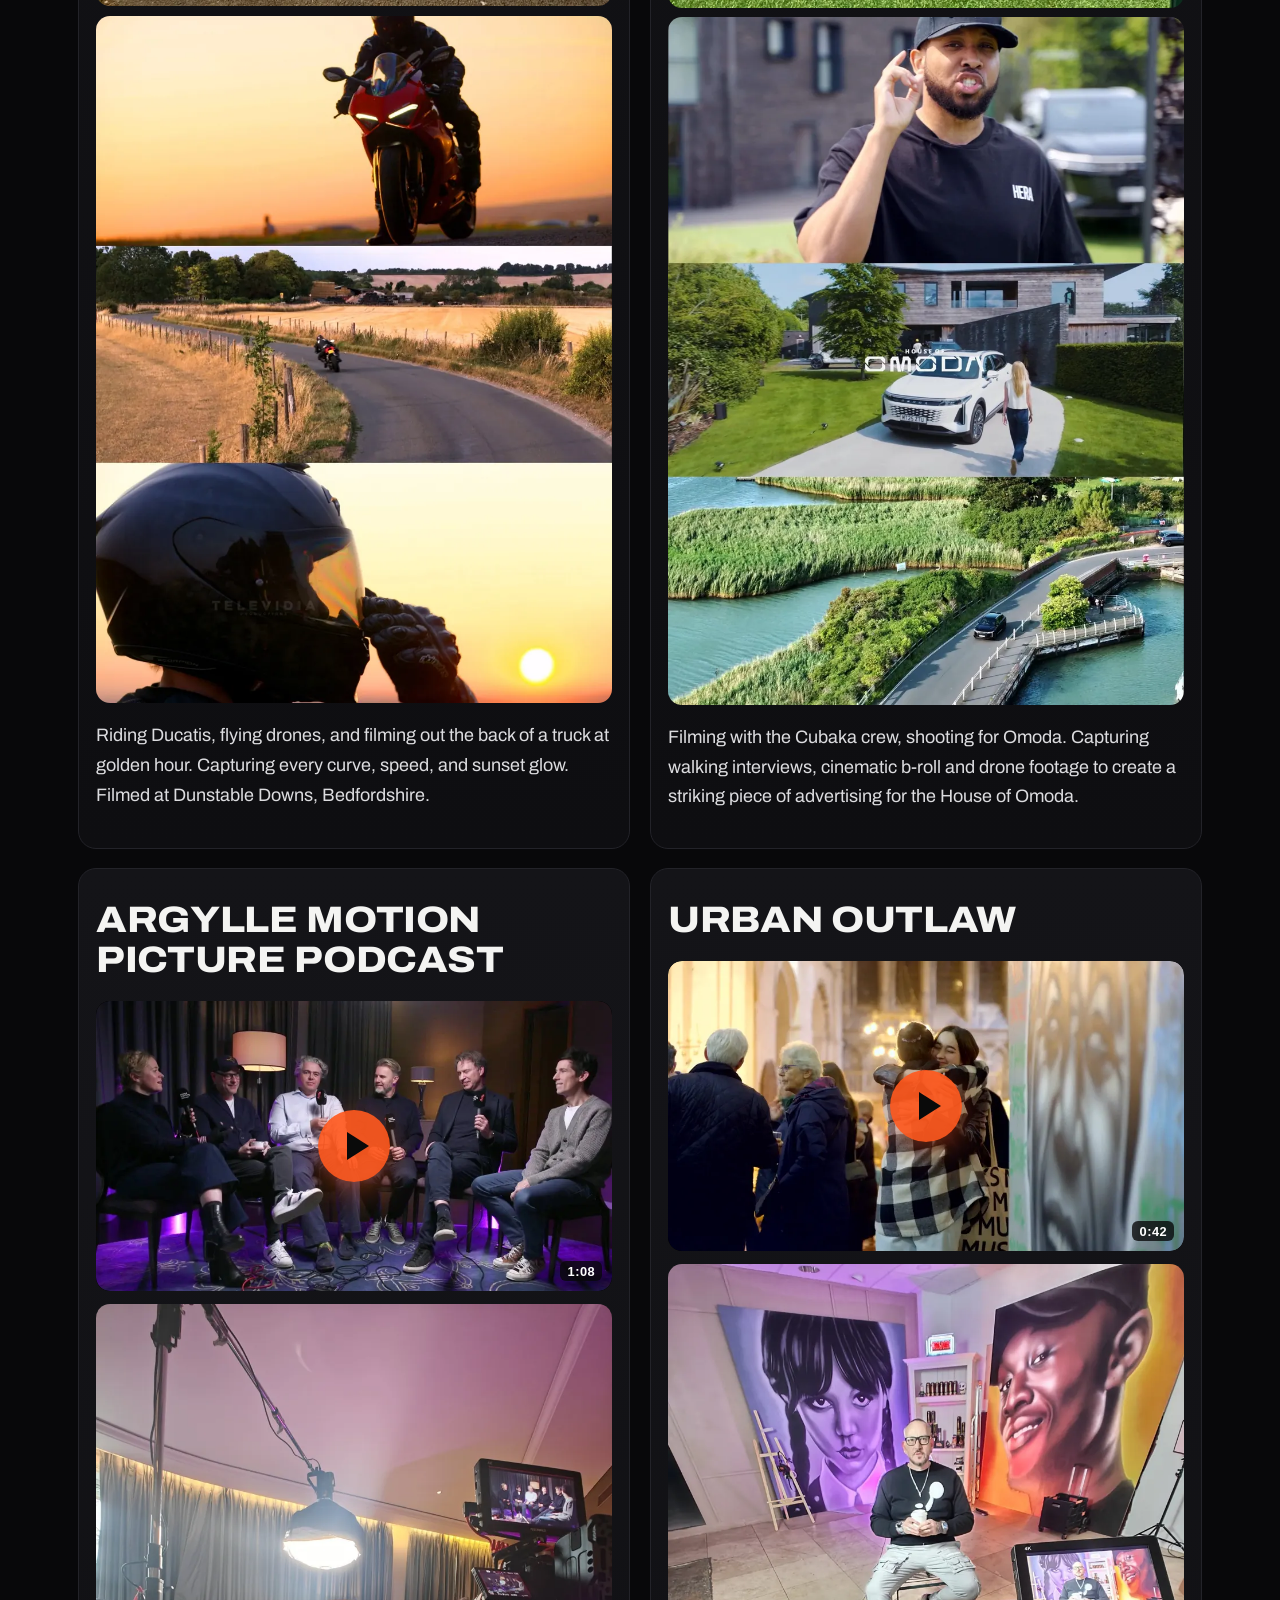
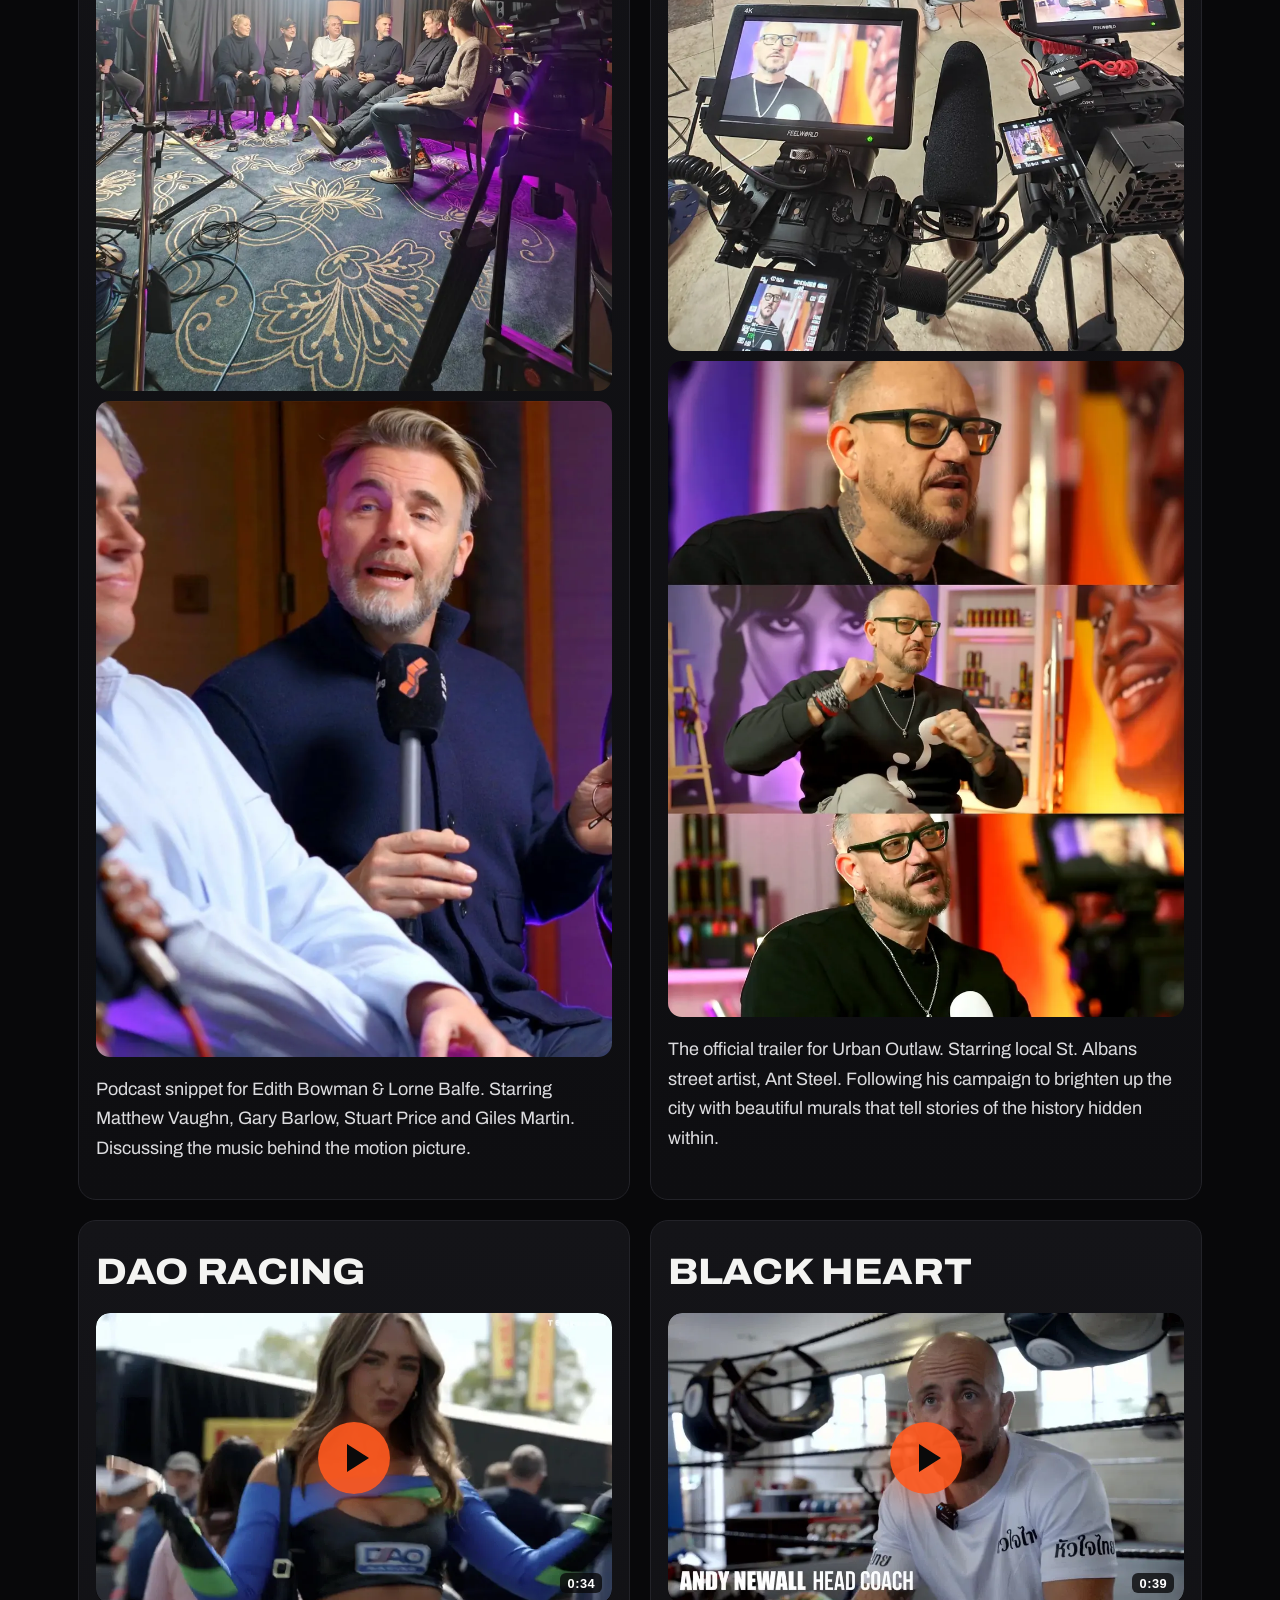
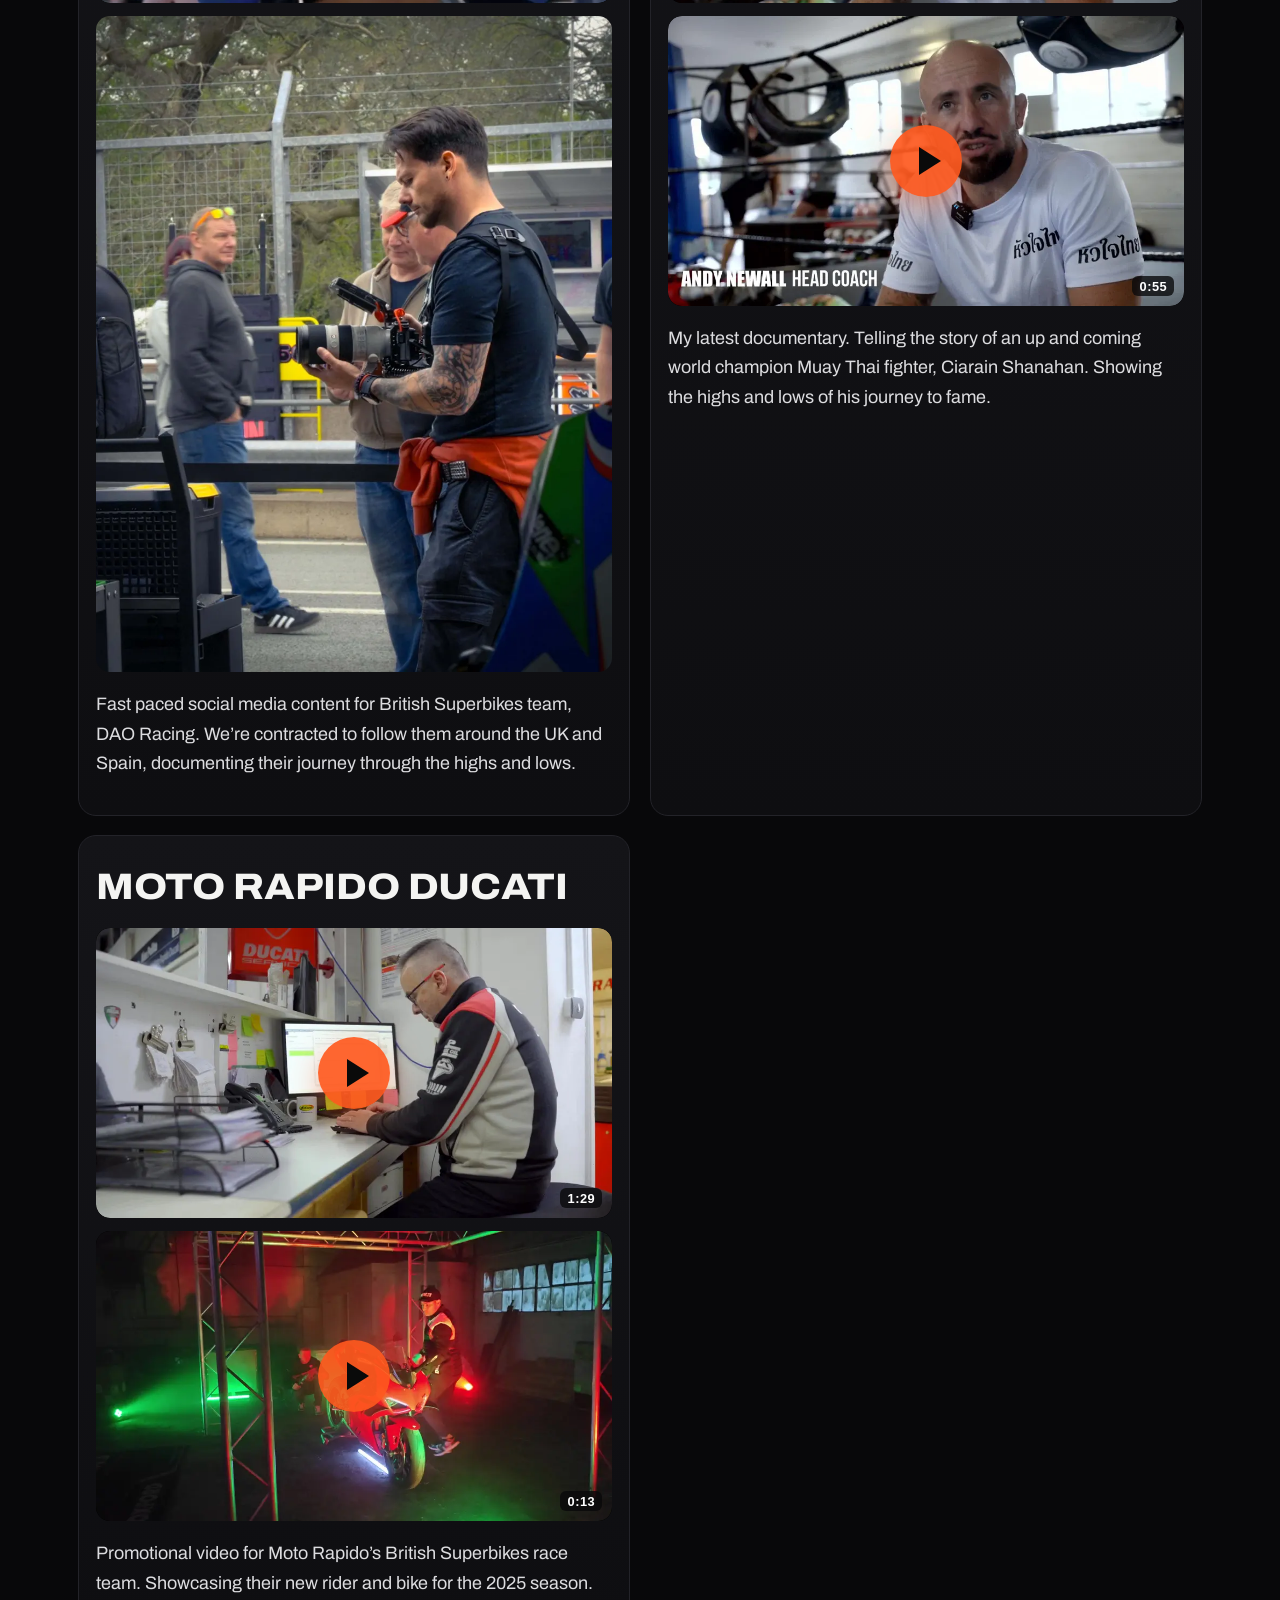
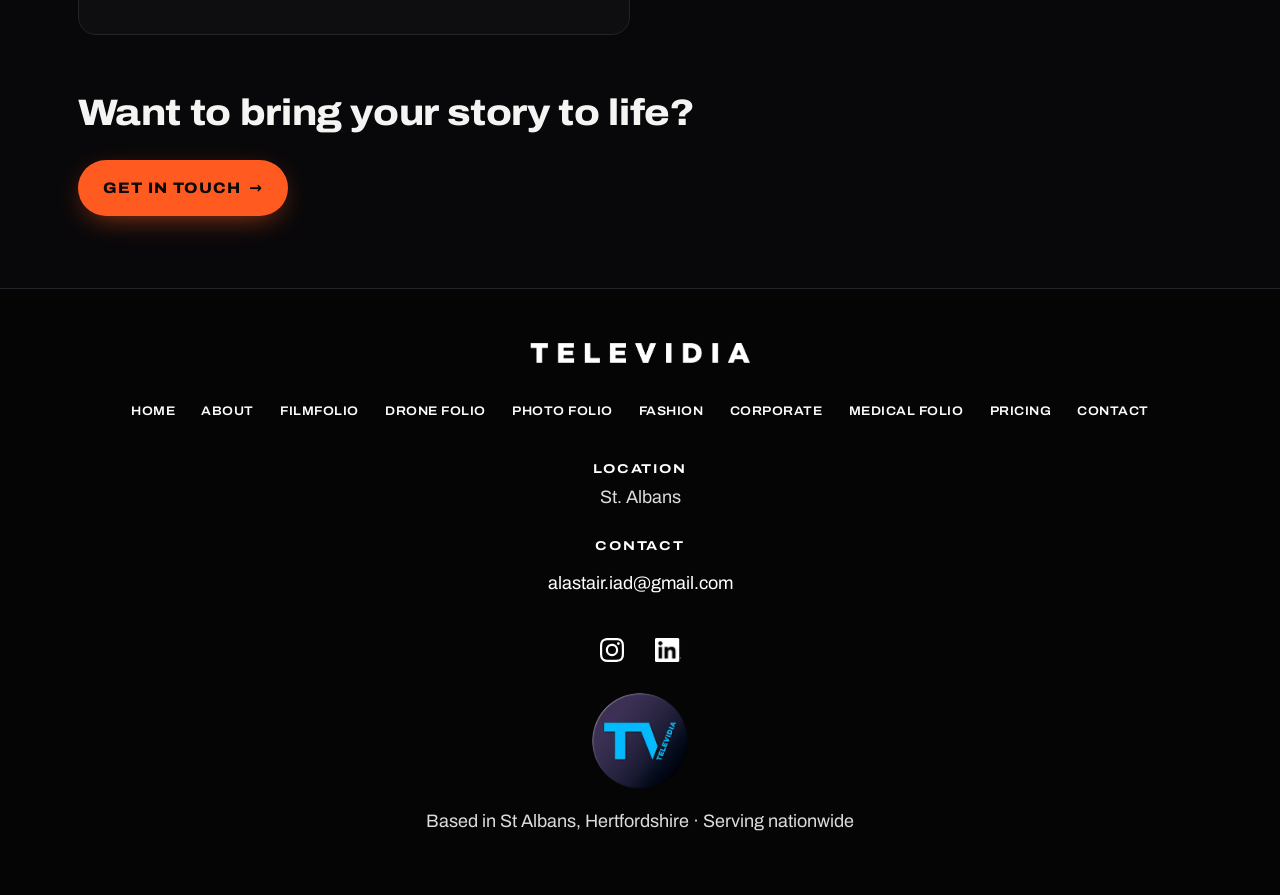
<file: filmfolio.html>
<!doctype html>
<html lang="en-GB"><head><meta charset="utf-8">
<meta name="viewport" content="width=device-width,initial-scale=1">
<meta name="robots" content="noindex,nofollow">
<title>Filmfolio | TELEVIDIA</title><meta name="description" content="Ducati, Omoda, Argylle motion picture podcast, Urban Outlaw, DAO Racing, Black Heart and Moto Rapido.">
<link rel="preload" href="fonts/archivo-var-latin.woff2" as="font" type="font/woff2" crossorigin><link rel="icon" href="favicon-32.png" type="image/png" sizes="32x32"><link rel="icon" href="icon-192.png" type="image/png" sizes="192x192"><link rel="apple-touch-icon" href="apple-touch-icon.png" sizes="180x180"><meta name="theme-color" content="#08080a"><link rel="stylesheet" href="style.css"></head><body>
<header><a class="logo" href="index.html" aria-label="TELEVIDIA home"><img src="img/brand/televidia-logo-white.png" alt="" width="2237" height="204"></a><button class="menu-btn" aria-expanded="false" aria-controls="nav">Menu</button><nav id="nav"><a href="index.html">Home</a><a href="about.html">About</a><a href="filmfolio.html" aria-current=page>Filmfolio</a><a href="dronefolio.html">Drone Folio</a><a href="photofolio.html">Photo Folio</a><a href="fashion.html">Fashion</a><a href="corporate.html">Corporate</a><a href="medical.html">Medical Folio</a><a href="pricing.html">Pricing</a><a href="contact.html">Contact</a></nav></header>
<div class="banner" aria-hidden="true"><img src="img/h/e46ffaa0-960.webp" srcset="img/h/e46ffaa0-960.webp 960w, img/h/e46ffaa0-1600.webp 1600w, img/h/e46ffaa0-2400.webp 2400w" sizes="100vw" alt="" fetchpriority="high" data-parallax></div><main class="has-banner"><h1>Filmfolio</h1><div class="grid"><article class="card" id="ducati"><h2>DUCATI</h2><figure class="vid"><button type="button" class="play" data-hls="https://video.squarespace-cdn.com/content/v1/65ca7602ffe0b45e8ac0eb0a/61e1c468-16a9-4a8c-bca1-d8fa0ad6f551/playlist.m3u8" aria-label="Play film: DUCATI"><img src="img/v/61e1c468.webp" alt="" loading="lazy"><span class="pbtn" aria-hidden="true"></span><span class="rt"><span class="sr">Runtime </span>0:44</span></button></figure><img src="img/bts-ducati-for-website-9abf.webp" alt="Behind the scenes on the Ducati shoot" loading="lazy"><img src="img/ducati-freedom-3pic-for-website-32f9.webp" alt="Ducati motorcycle shoot stills" loading="lazy"><p>Riding Ducatis, flying drones, and filming out the back of a truck at golden hour. Capturing every curve, speed, and sunset glow. Filmed at Dunstable Downs, Bedfordshire.</p></article><article class="card" id="omoda"><h2>OMODA</h2><figure class="vid"><button type="button" class="play" data-hls="https://video.squarespace-cdn.com/content/v1/65ca7602ffe0b45e8ac0eb0a/76e55897-ddde-4095-af29-675c1310a6fe/playlist.m3u8" aria-label="Play film: OMODA"><img src="img/v/76e55897.webp" alt="" loading="lazy"><span class="pbtn" aria-hidden="true"></span><span class="rt"><span class="sr">Runtime </span>1:09</span></button></figure><img src="img/omoda-crew-f597.webp" alt="The crew on the Omoda shoot" loading="lazy"><img src="img/omoda-three-in-one-for-website-dad8.webp" alt="Omoda shoot stills" loading="lazy"><p>Filming with the Cubaka crew, shooting for Omoda. Capturing walking interviews, cinematic b-roll and drone footage to create a striking piece of advertising for the House of Omoda.</p></article><article class="card" id="argylle"><h2>ARGYLLE MOTION PICTURE PODCAST</h2><figure class="vid"><button type="button" class="play" data-hls="https://video.squarespace-cdn.com/content/v1/65ca7602ffe0b45e8ac0eb0a/5cd10c8e-40e1-4eec-9ab3-08fabdb157ce/playlist.m3u8" aria-label="Play film: ARGYLLE MOTION PICTURE PODCAST"><img src="img/v/5cd10c8e.webp" alt="" loading="lazy"><span class="pbtn" aria-hidden="true"></span><span class="rt"><span class="sr">Runtime </span>1:08</span></button></figure><img src="img/img20240125151348-5337.webp" alt="Setting up the Argylle podcast shoot" loading="lazy"><img src="img/gary-b-closeup-b4a5.webp" alt="Close-up during the Argylle podcast shoot" loading="lazy"><p>Podcast snippet for Edith Bowman &amp; Lorne Balfe. Starring Matthew Vaughn, Gary Barlow, Stuart Price and Giles Martin. Discussing the music behind the motion picture.</p></article><article class="card" id="urban-outlaw"><h2>URBAN OUTLAW</h2><figure class="vid"><button type="button" class="play" data-hls="https://video.squarespace-cdn.com/content/v1/65ca7602ffe0b45e8ac0eb0a/f67921f5-cb77-4bb1-88d2-5a0dfed64a7b/playlist.m3u8" aria-label="Play film: URBAN OUTLAW"><img src="img/v/f67921f5.webp" alt="" loading="lazy"><span class="pbtn" aria-hidden="true"></span><span class="rt"><span class="sr">Runtime </span>0:42</span></button></figure><img src="img/img20240115125654-80a8.webp" alt="Filming Urban Outlaw in St Albans" loading="lazy"><img src="img/ant-shoot-clips-3-5a5a.webp" alt="Street artist Ant Steel at work" loading="lazy"><p>The official trailer for Urban Outlaw. Starring local St. Albans street artist, Ant Steel. Following his campaign to brighten up the city with beautiful murals that tell stories of the history hidden within.</p></article><article class="card" id="dao-racing"><h2>DAO RACING</h2><figure class="vid"><button type="button" class="play" data-hls="https://video.squarespace-cdn.com/content/v1/65ca7602ffe0b45e8ac0eb0a/d75235c8-9ab8-4c36-8a42-52fb0134476e/playlist.m3u8" aria-label="Play film: DAO RACING"><img src="img/v/d75235c8.webp" alt="" loading="lazy"><span class="pbtn" aria-hidden="true"></span><span class="rt"><span class="sr">Runtime </span>0:34</span></button></figure><img src="img/bts-dao-beab.webp" alt="Behind the scenes with DAO Racing" loading="lazy"><p>Fast paced social media content for British Superbikes team, DAO Racing. We’re contracted to follow them around the UK and Spain, documenting their journey through the highs and lows.</p></article><article class="card" id="black-heart"><h2>BLACK HEART</h2><figure class="vid"><button type="button" class="play" data-hls="https://video.squarespace-cdn.com/content/v1/65ca7602ffe0b45e8ac0eb0a/2c492add-1ec2-42b2-8e9a-5308eb86bb9a/playlist.m3u8" aria-label="Play film: BLACK HEART"><img src="img/v/2c492add.webp" alt="" loading="lazy"><span class="pbtn" aria-hidden="true"></span><span class="rt"><span class="sr">Runtime </span>0:39</span></button></figure><figure class="vid"><button type="button" class="play" data-hls="https://video.squarespace-cdn.com/content/v1/65ca7602ffe0b45e8ac0eb0a/bdbf5217-f708-4938-971f-4addbd9f45fa/playlist.m3u8" aria-label="Play film: BLACK HEART"><img src="img/v/bdbf5217.webp" alt="" loading="lazy"><span class="pbtn" aria-hidden="true"></span><span class="rt"><span class="sr">Runtime </span>0:55</span></button></figure><p>My latest documentary. Telling the story of an up and coming world champion Muay Thai fighter, Ciarain Shanahan. Showing the highs and lows of his journey to fame.</p></article><article class="card" id="moto-rapido"><h2>MOTO RAPIDO DUCATI</h2><figure class="vid"><button type="button" class="play" data-hls="https://video.squarespace-cdn.com/content/v1/65ca7602ffe0b45e8ac0eb0a/cb4acdc7-0f5a-474c-8e40-5a93e1d0492d/playlist.m3u8" aria-label="Play film: MOTO RAPIDO DUCATI"><img src="img/v/cb4acdc7.webp" alt="" loading="lazy"><span class="pbtn" aria-hidden="true"></span><span class="rt"><span class="sr">Runtime </span>1:29</span></button></figure><figure class="vid"><button type="button" class="play" data-hls="https://video.squarespace-cdn.com/content/v1/65ca7602ffe0b45e8ac0eb0a/e46ffaa0-fa8e-4fae-8031-526fafc3767f/playlist.m3u8" aria-label="Play film: MOTO RAPIDO DUCATI"><img src="img/v/e46ffaa0.webp" alt="" loading="lazy"><span class="pbtn" aria-hidden="true"></span><span class="rt"><span class="sr">Runtime </span>0:13</span></button></figure><p>Promotional video for Moto Rapido’s British Superbikes race team. Showcasing their new rider and bike for the 2025 season.</p></article></div><h2>Want to bring your story to life?</h2><p class="ctas"><a class="btn" href="contact.html">Get in touch</a></p></main>
<footer><a class="logo flogo" href="index.html" aria-label="TELEVIDIA home"><img src="img/brand/televidia-logo-white.png" alt="" width="2237" height="204"></a><nav class="fnav" aria-label="Footer"><a href="index.html">Home</a><a href="about.html">About</a><a href="filmfolio.html">Filmfolio</a><a href="dronefolio.html">Drone Folio</a><a href="photofolio.html">Photo Folio</a><a href="fashion.html">Fashion</a><a href="corporate.html">Corporate</a><a href="medical.html">Medical Folio</a><a href="pricing.html">Pricing</a><a href="contact.html">Contact</a></nav><p><strong>Location</strong><br>St. Albans</p><p><strong>Contact</strong><br><a href="mailto:alastair.iad@gmail.com">alastair.iad@gmail.com</a></p>
<p class="social"><a class="si" href="https://instagram.com/televidia_uk" aria-label="TELEVIDIA on Instagram" rel="noopener"><img class="si-ig" src="img/brand/instagram-glyph-white.svg" alt="" width="24" height="24"></a><a class="si" href="https://www.linkedin.com/in/alastair-dell-41767b195/" aria-label="TELEVIDIA on LinkedIn" rel="noopener"><img class="si-li" src="img/brand/linkedin-inbug-white.png" alt="" width="26" height="24"></a></p>
<img class="fbadge" src="img/brand/televidia-badge-480.webp" alt="TELEVIDIA" width="96" height="96" loading="lazy"><p>Based in St Albans, Hertfordshire · Serving nationwide</p></footer>
<script>
(function(){var v=document.querySelector('.hero-vid');if(!v)return;var c=navigator.connection;if((c&&c.saveData)||matchMedia('(prefers-reduced-motion: reduce)').matches||matchMedia('(max-width:699px)').matches){v.remove();return}
function lb(){return document.body.classList.contains('lb-open')}v.addEventListener('play',function(){if(lb())v.pause()});
function go(){if(!v.isConnected)return;{[[v.dataset.av1,'video/mp4; codecs="av01.0.08M.10"'],[v.dataset.d,'video/mp4; codecs="avc1.640028"']].forEach(function(x){var s=document.createElement('source');s.src=x[0];s.type=x[1];v.appendChild(s)});v.load()}v.muted=true;v.addEventListener('playing',function(){v.classList.add('on')},{once:true});if(lb())return;var p=v.play();if(p&&p.catch)p.catch(function(){v.remove()})}
function idle(){'requestIdleCallback' in window?requestIdleCallback(go,{timeout:2000}):setTimeout(go,300)}
document.readyState==='complete'?idle():addEventListener('load',idle,{once:true})})();
document.querySelector('.menu-btn').onclick=function(){var o=document.body.classList.toggle('nav-open');this.setAttribute('aria-expanded',o)};
function attach(v,u){function nat(){v.src=u;v.play().catch(function(){})}
function go(){v.muted=false;v.volume=1;if(Hls.isSupported()){var h=new Hls();h.loadSource(u);h.attachMedia(v);h.on(Hls.Events.MANIFEST_PARSED,function(){v.play().catch(function(){})});v._h=h}else if(v.canPlayType('application/vnd.apple.mpegurl')){nat()}}
if(window.Hls){go()}else{var s=document.createElement('script');s.src='hls.min.js';s.onload=go;s.onerror=nat;document.head.appendChild(s)}}
document.querySelectorAll('button.play').forEach(function(b){b.addEventListener('click',function(){var v=document.createElement('video');v.controls=true;v.playsInline=true;v.autoplay=true;v.poster=b.querySelector('img').src;v.setAttribute('aria-label',b.getAttribute('aria-label').replace('Play film: ',''));
attach(v,b.dataset.hls);b.replaceWith(v);v.focus();v.play&&v.play().catch(function(){})})});
document.querySelectorAll('.watch').forEach(function(b){b.addEventListener('click',function(){var hv=document.querySelector('.hero-vid');hv&&hv.pause();var d=document.createElement('div');d.className='lb';d.setAttribute('role','dialog');d.setAttribute('aria-modal','true');d.setAttribute('aria-label',b.dataset.title);var c=document.createElement('button');c.type='button';c.className='lb-x';c.setAttribute('aria-label','Close film');c.textContent='×';var v=document.createElement('video');v.controls=true;v.playsInline=true;v.autoplay=true;v.setAttribute('aria-label',b.dataset.title);d.appendChild(v);d.appendChild(c);document.body.appendChild(d);document.body.classList.add('lb-open');
function close(){if(!d.parentNode)return;v.pause();v._h&&v._h.destroy();d.remove();document.body.classList.remove('lb-open');document.removeEventListener('keydown',k);if(document.fullscreenElement)document.exitFullscreen().catch(function(){});if(hv&&hv.isConnected&&hv.querySelector('source'))hv.play().catch(function(){});b.focus()}
function k(e){if(e.key==='Escape')close()}
c.onclick=close;document.addEventListener('keydown',k);document.addEventListener('fullscreenchange',function f(){if(!document.fullscreenElement){document.removeEventListener('fullscreenchange',f);close()}});
attach(v,b.dataset.hls);if(d.requestFullscreen)d.requestFullscreen().catch(function(){});c.focus();v.play().catch(function(){})})});
document.querySelectorAll('.dgrid .card>p').forEach(function(p){p.classList.add('cl');if(p.scrollHeight<=p.clientHeight+2){p.classList.remove('cl');return}var m=document.createElement('button');m.type='button';m.className='more';m.textContent='More';m.setAttribute('aria-expanded','false');m.onclick=function(){var o=p.classList.toggle('cl');m.textContent=o?'More':'Less';m.setAttribute('aria-expanded',!o)};p.after(m)});
</script><script>
(function(){var rm=window.matchMedia('(prefers-reduced-motion: reduce)');if(rm.matches||!('IntersectionObserver' in window))return;
var d=document.documentElement;d.classList.add('js-motion');
var els=document.querySelectorAll('main h2,main .card,main .vid,main>img,section>img,.gallery img,.logos li,.ticker,main>p,footer>p');
var io=new IntersectionObserver(function(es){es.forEach(function(e){if(e.isIntersecting){e.target.classList.add('in');io.unobserve(e.target)}})},{rootMargin:'0px',threshold:0});
els.forEach(function(el){if(el.closest('.hero'))return;var p=el.parentElement,i=Array.prototype.indexOf.call(p.children,el)%4;el.style.setProperty('--d',(i*.07)+'s');el.classList.add('rv');io.observe(el)});
var px=document.querySelectorAll('[data-parallax]'),tick=false;
function upd(){tick=false;var y=window.scrollY;px.forEach(function(el){if(y<innerHeight*1.2)el.style.transform='translate3d(0,'+(y*.25).toFixed(1)+'px,0)'})}
if(px.length){addEventListener('scroll',function(){if(!tick){tick=true;requestAnimationFrame(upd)}},{passive:true});upd()}
})();
</script>
</body></html>
</file>
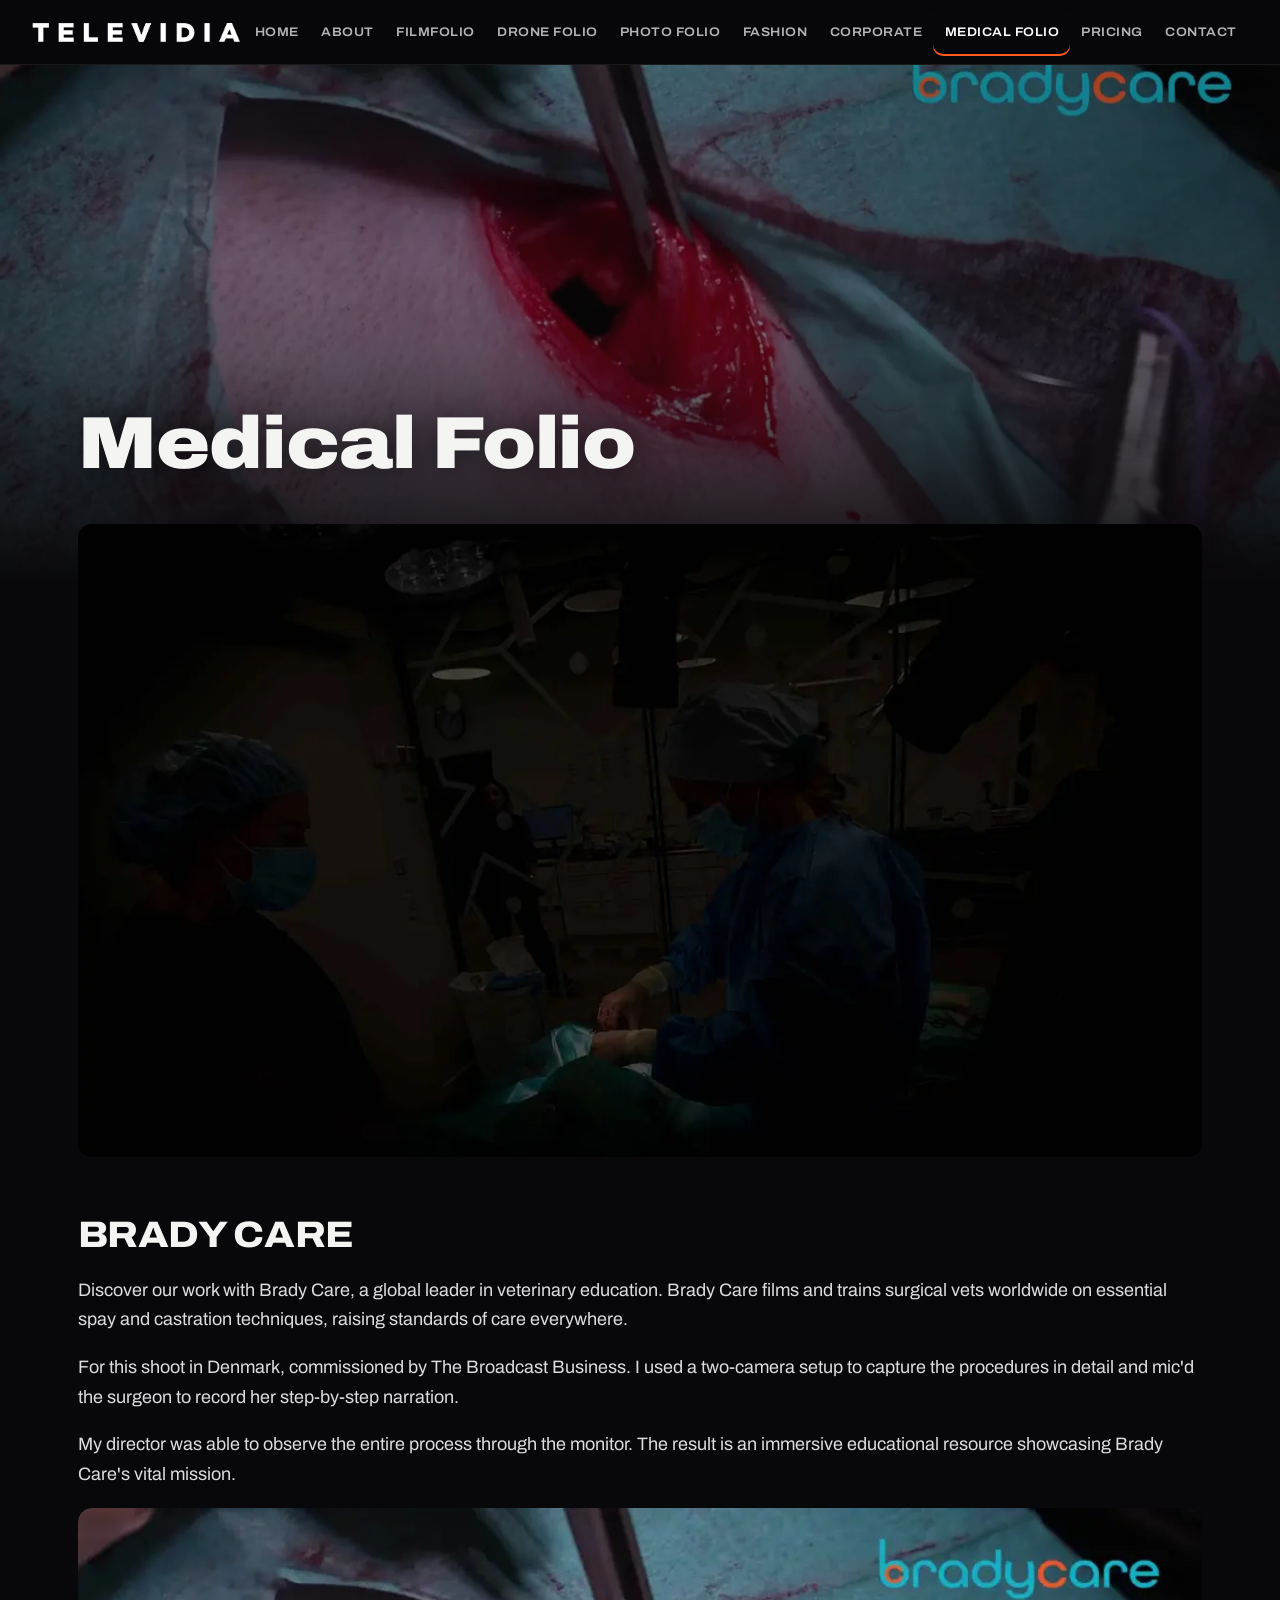
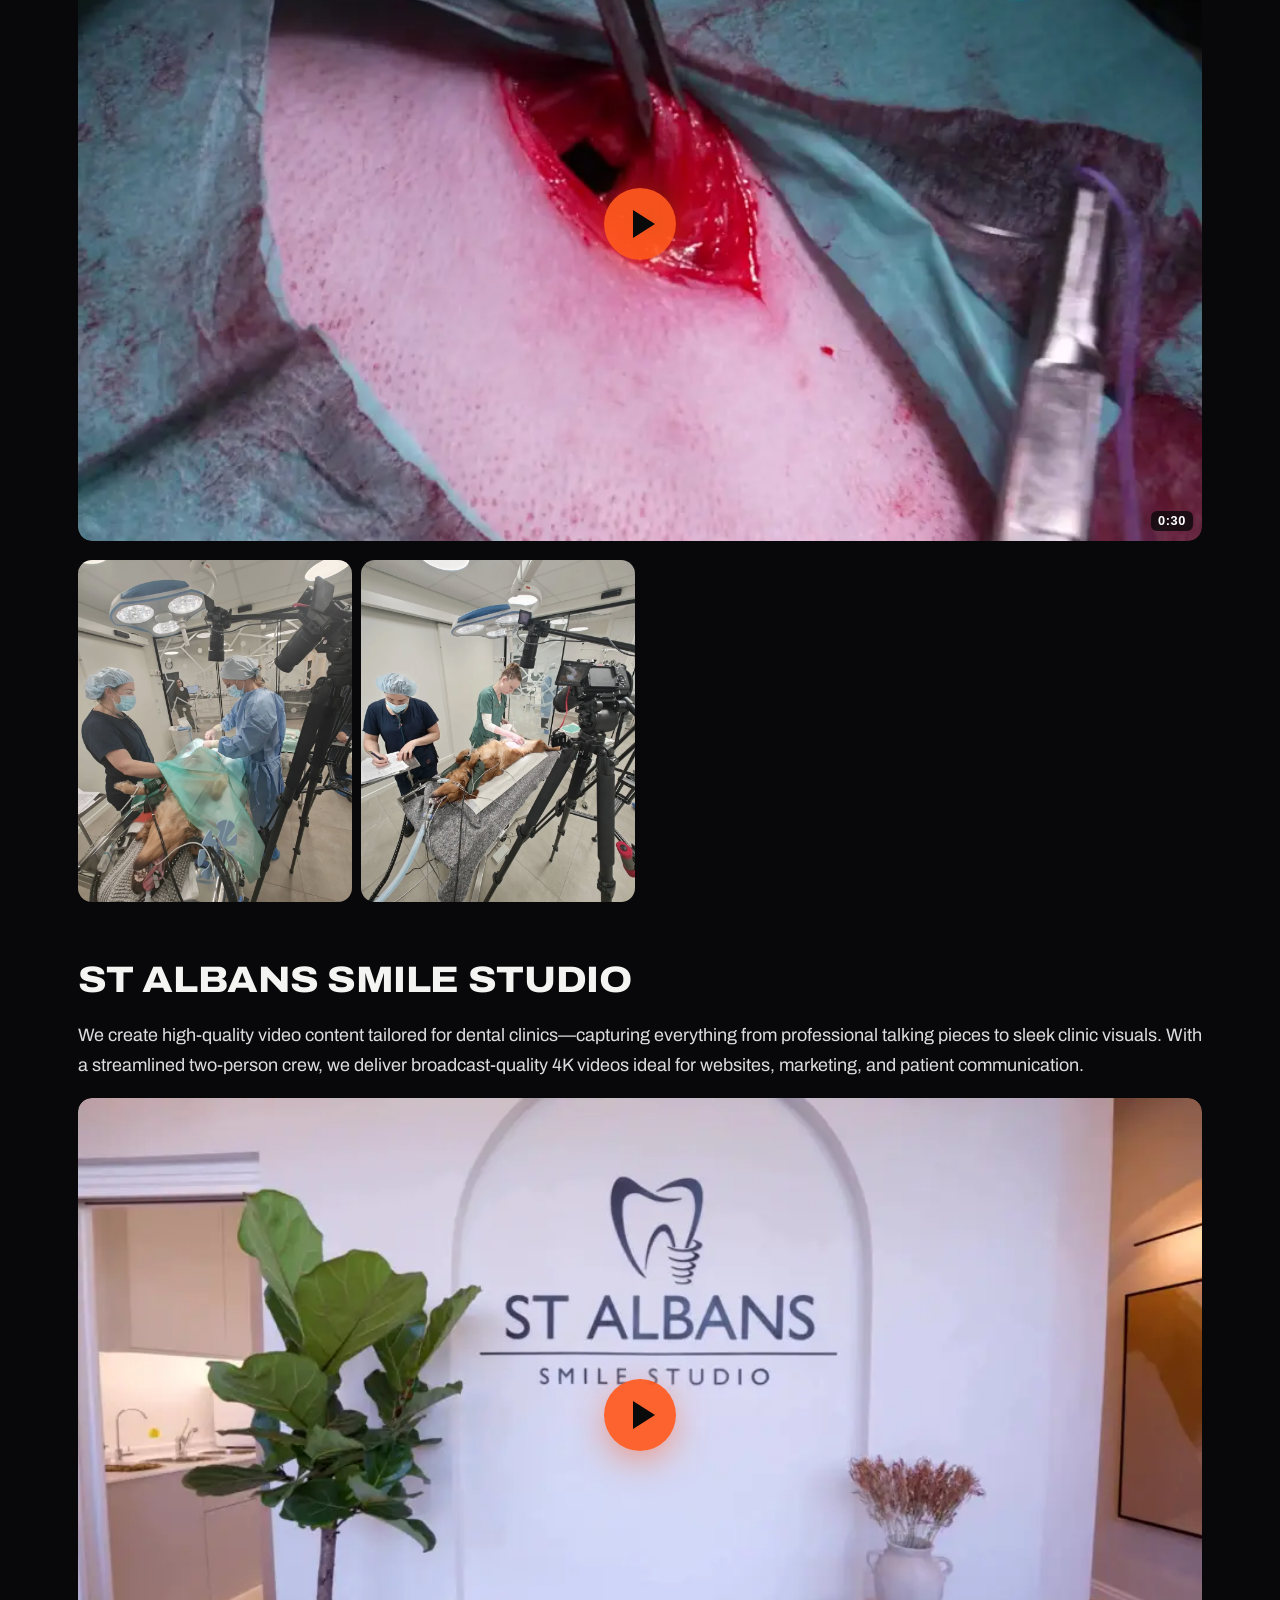
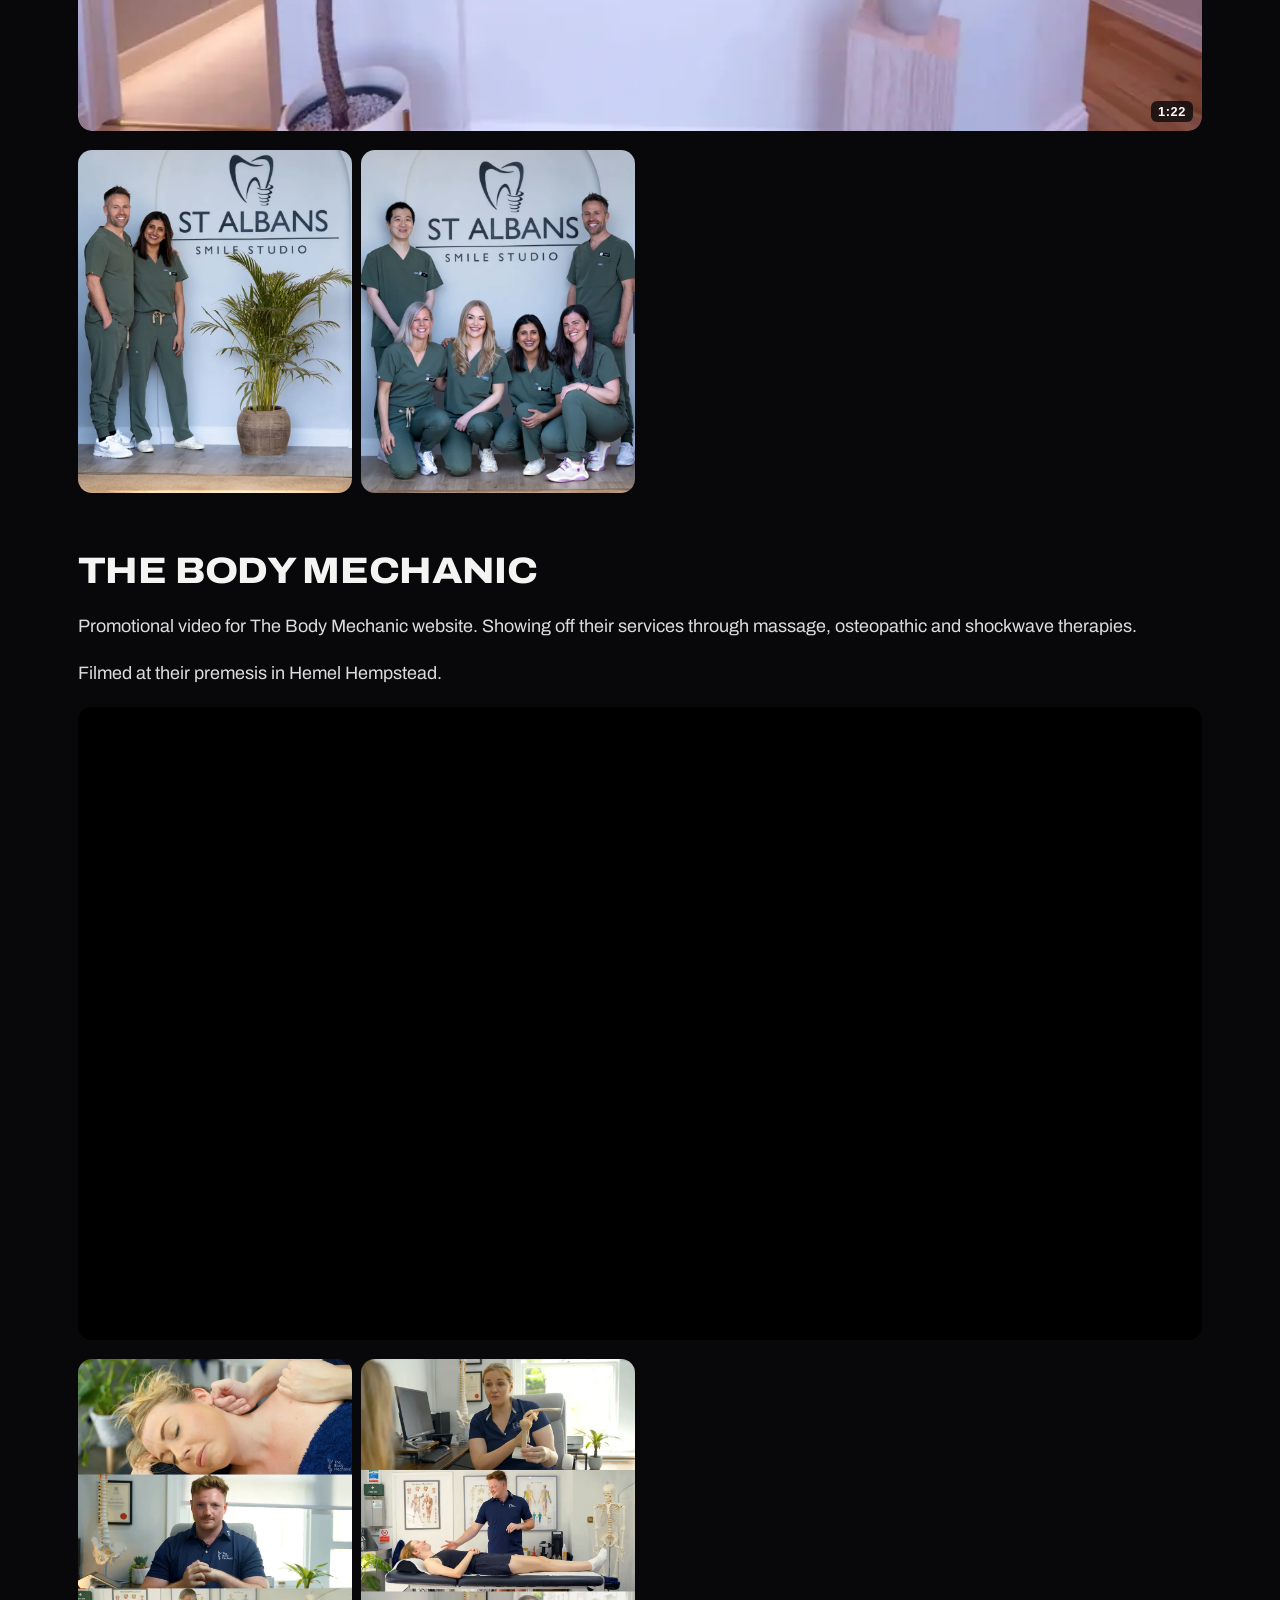
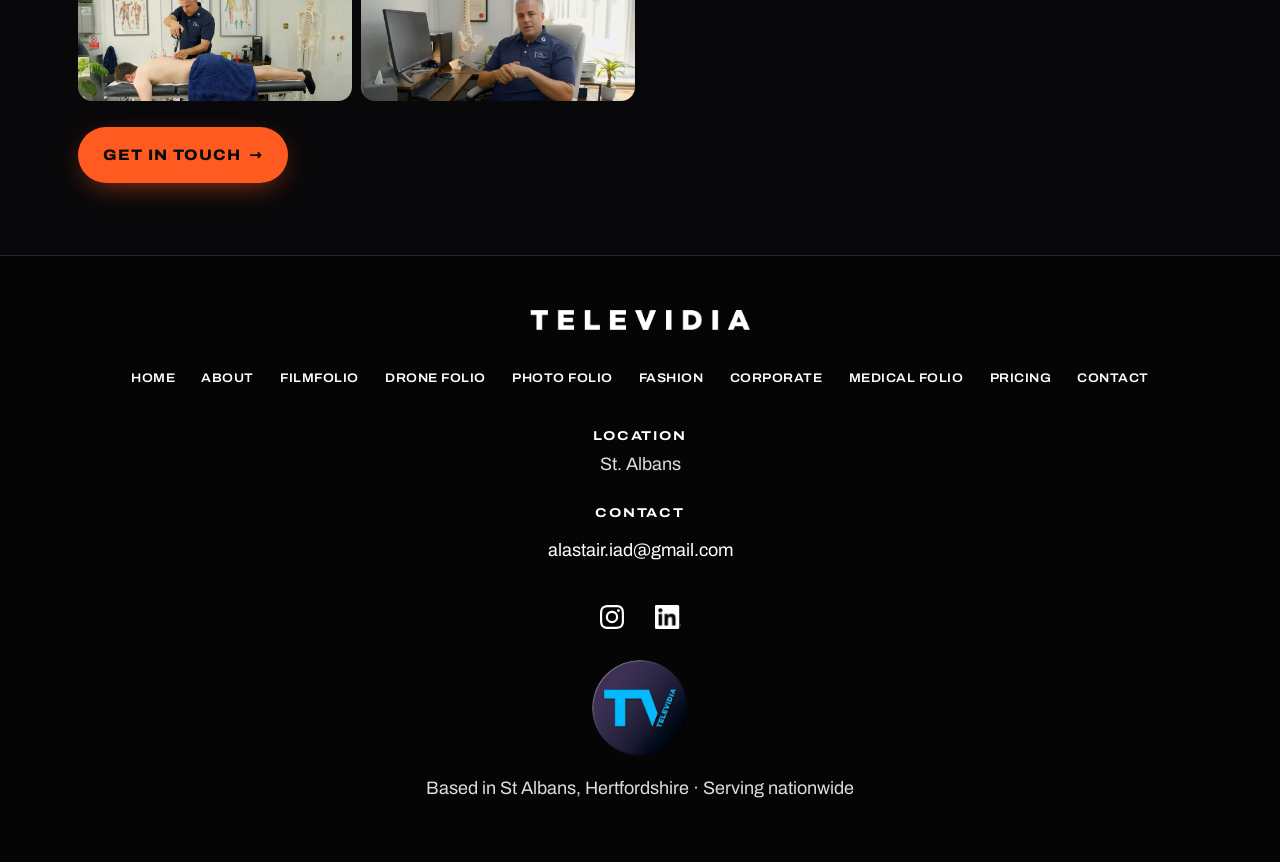
<file: medical.html>
<!doctype html>
<html lang="en-GB"><head><meta charset="utf-8">
<meta name="viewport" content="width=device-width,initial-scale=1">
<meta name="robots" content="noindex,nofollow">
<title>Medical &amp; Surgical Video Production | TELEVIDIA</title><meta name="description" content="Televidia provides professional filming for medical, surgical and healthcare projects.">
<link rel="preload" href="fonts/archivo-var-latin.woff2" as="font" type="font/woff2" crossorigin><link rel="icon" href="favicon-32.png" type="image/png" sizes="32x32"><link rel="icon" href="icon-192.png" type="image/png" sizes="192x192"><link rel="apple-touch-icon" href="apple-touch-icon.png" sizes="180x180"><meta name="theme-color" content="#08080a"><link rel="stylesheet" href="style.css"></head><body>
<header><a class="logo" href="index.html" aria-label="TELEVIDIA home"><img src="img/brand/televidia-logo-white.png" alt="" width="2237" height="204"></a><button class="menu-btn" aria-expanded="false" aria-controls="nav">Menu</button><nav id="nav"><a href="index.html">Home</a><a href="about.html">About</a><a href="filmfolio.html">Filmfolio</a><a href="dronefolio.html">Drone Folio</a><a href="photofolio.html">Photo Folio</a><a href="fashion.html">Fashion</a><a href="corporate.html">Corporate</a><a href="medical.html" aria-current=page>Medical Folio</a><a href="pricing.html">Pricing</a><a href="contact.html">Contact</a></nav></header>
<div class="banner" aria-hidden="true"><img src="img/h/ecfc0ab9-960.webp" srcset="img/h/ecfc0ab9-960.webp 960w, img/h/ecfc0ab9-1600.webp 1600w, img/h/ecfc0ab9-2400.webp 2400w" sizes="100vw" alt="" fetchpriority="high" data-parallax></div><main class="has-banner"><h1>Medical Folio</h1><img src="img/brady-care-website-background-1-1-a181.webp" alt="Filming a surgical procedure for Brady Care" loading="lazy">
<section><h2>BRADY CARE</h2><p>Discover our work with Brady Care, a global leader in veterinary education. Brady Care films and trains surgical vets worldwide on essential spay and castration techniques, raising standards of care everywhere.</p><p>For this shoot in Denmark, commissioned by The Broadcast Business. I used a two-camera setup to capture the procedures in detail and mic'd the surgeon to record her step-by-step narration.</p><p>My director was able to observe the entire process through the monitor. The result is an immersive educational resource showcasing Brady Care's vital mission.</p>
<figure class="vid"><button type="button" class="play" data-hls="https://video.squarespace-cdn.com/content/v1/65ca7602ffe0b45e8ac0eb0a/ecfc0ab9-dcb2-4e64-aad0-36c6728e1cb2/playlist.m3u8" aria-label="Play film: Brady Care surgical training film"><img src="img/v/ecfc0ab9.webp" alt="" loading="lazy"><span class="pbtn" aria-hidden="true"></span><span class="rt"><span class="sr">Runtime </span>0:30</span></button></figure><div class="gallery"><img src="img/img20240320120750-76c0.webp" alt="On set for Brady Care in Denmark" loading="lazy"><img src="img/img20240320083525-8b38.webp" alt="On set for Brady Care in Denmark" loading="lazy"></div></section>
<section><h2>ST ALBANS SMILE STUDIO</h2><p>We create high-quality video content tailored for dental clinics—capturing everything from professional talking pieces to sleek clinic visuals. With a streamlined two-person crew, we deliver broadcast-quality 4K videos ideal for websites, marketing, and patient communication.</p>
<figure class="vid"><button type="button" class="play" data-hls="https://video.squarespace-cdn.com/content/v1/65ca7602ffe0b45e8ac0eb0a/64ea80f1-7018-4184-9432-f8f848f07e98/playlist.m3u8" aria-label="Play film: St Albans Smile Studio film"><img src="img/v/64ea80f1.webp" alt="" loading="lazy"><span class="pbtn" aria-hidden="true"></span><span class="rt"><span class="sr">Runtime </span>1:22</span></button></figure><div class="gallery"><img src="img/sss-natural-8-d821.webp" alt="St Albans Smile Studio clinic" loading="lazy"><img src="img/sss-natural-9-05a5.webp" alt="St Albans Smile Studio clinic" loading="lazy"></div></section>
<section><h2>THE BODY MECHANIC</h2><p>Promotional video for The Body Mechanic website. Showing off their services through massage, osteopathic and shockwave therapies.</p><p>Filmed at their premesis in Hemel Hempstead.</p>
<figure class="vid"><iframe src="https://www.youtube-nocookie.com/embed/xa3LG56DbFI" title="The Body Mechanic" loading="lazy" allow="encrypted-media; picture-in-picture; fullscreen" allowfullscreen></iframe></figure><div class="gallery"><img src="img/shoot-clips-body-mech-2-4e5e.webp" alt="Filming at The Body Mechanic" loading="lazy"><img src="img/shoot-clips-body-mech-5f34.webp" alt="Filming at The Body Mechanic" loading="lazy"></div></section><p class="ctas"><a class="btn" href="contact.html">Get in touch</a></p></main>
<footer><a class="logo flogo" href="index.html" aria-label="TELEVIDIA home"><img src="img/brand/televidia-logo-white.png" alt="" width="2237" height="204"></a><nav class="fnav" aria-label="Footer"><a href="index.html">Home</a><a href="about.html">About</a><a href="filmfolio.html">Filmfolio</a><a href="dronefolio.html">Drone Folio</a><a href="photofolio.html">Photo Folio</a><a href="fashion.html">Fashion</a><a href="corporate.html">Corporate</a><a href="medical.html">Medical Folio</a><a href="pricing.html">Pricing</a><a href="contact.html">Contact</a></nav><p><strong>Location</strong><br>St. Albans</p><p><strong>Contact</strong><br><a href="mailto:alastair.iad@gmail.com">alastair.iad@gmail.com</a></p>
<p class="social"><a class="si" href="https://instagram.com/televidia_uk" aria-label="TELEVIDIA on Instagram" rel="noopener"><img class="si-ig" src="img/brand/instagram-glyph-white.svg" alt="" width="24" height="24"></a><a class="si" href="https://www.linkedin.com/in/alastair-dell-41767b195/" aria-label="TELEVIDIA on LinkedIn" rel="noopener"><img class="si-li" src="img/brand/linkedin-inbug-white.png" alt="" width="26" height="24"></a></p>
<img class="fbadge" src="img/brand/televidia-badge-480.webp" alt="TELEVIDIA" width="96" height="96" loading="lazy"><p>Based in St Albans, Hertfordshire · Serving nationwide</p></footer>
<script>
(function(){var v=document.querySelector('.hero-vid');if(!v)return;var c=navigator.connection;if((c&&c.saveData)||matchMedia('(prefers-reduced-motion: reduce)').matches||matchMedia('(max-width:699px)').matches){v.remove();return}
function lb(){return document.body.classList.contains('lb-open')}v.addEventListener('play',function(){if(lb())v.pause()});
function go(){if(!v.isConnected)return;{[[v.dataset.av1,'video/mp4; codecs="av01.0.08M.10"'],[v.dataset.d,'video/mp4; codecs="avc1.640028"']].forEach(function(x){var s=document.createElement('source');s.src=x[0];s.type=x[1];v.appendChild(s)});v.load()}v.muted=true;v.addEventListener('playing',function(){v.classList.add('on')},{once:true});if(lb())return;var p=v.play();if(p&&p.catch)p.catch(function(){v.remove()})}
function idle(){'requestIdleCallback' in window?requestIdleCallback(go,{timeout:2000}):setTimeout(go,300)}
document.readyState==='complete'?idle():addEventListener('load',idle,{once:true})})();
document.querySelector('.menu-btn').onclick=function(){var o=document.body.classList.toggle('nav-open');this.setAttribute('aria-expanded',o)};
function attach(v,u){function nat(){v.src=u;v.play().catch(function(){})}
function go(){v.muted=false;v.volume=1;if(Hls.isSupported()){var h=new Hls();h.loadSource(u);h.attachMedia(v);h.on(Hls.Events.MANIFEST_PARSED,function(){v.play().catch(function(){})});v._h=h}else if(v.canPlayType('application/vnd.apple.mpegurl')){nat()}}
if(window.Hls){go()}else{var s=document.createElement('script');s.src='hls.min.js';s.onload=go;s.onerror=nat;document.head.appendChild(s)}}
document.querySelectorAll('button.play').forEach(function(b){b.addEventListener('click',function(){var v=document.createElement('video');v.controls=true;v.playsInline=true;v.autoplay=true;v.poster=b.querySelector('img').src;v.setAttribute('aria-label',b.getAttribute('aria-label').replace('Play film: ',''));
attach(v,b.dataset.hls);b.replaceWith(v);v.focus();v.play&&v.play().catch(function(){})})});
document.querySelectorAll('.watch').forEach(function(b){b.addEventListener('click',function(){var hv=document.querySelector('.hero-vid');hv&&hv.pause();var d=document.createElement('div');d.className='lb';d.setAttribute('role','dialog');d.setAttribute('aria-modal','true');d.setAttribute('aria-label',b.dataset.title);var c=document.createElement('button');c.type='button';c.className='lb-x';c.setAttribute('aria-label','Close film');c.textContent='×';var v=document.createElement('video');v.controls=true;v.playsInline=true;v.autoplay=true;v.setAttribute('aria-label',b.dataset.title);d.appendChild(v);d.appendChild(c);document.body.appendChild(d);document.body.classList.add('lb-open');
function close(){if(!d.parentNode)return;v.pause();v._h&&v._h.destroy();d.remove();document.body.classList.remove('lb-open');document.removeEventListener('keydown',k);if(document.fullscreenElement)document.exitFullscreen().catch(function(){});if(hv&&hv.isConnected&&hv.querySelector('source'))hv.play().catch(function(){});b.focus()}
function k(e){if(e.key==='Escape')close()}
c.onclick=close;document.addEventListener('keydown',k);document.addEventListener('fullscreenchange',function f(){if(!document.fullscreenElement){document.removeEventListener('fullscreenchange',f);close()}});
attach(v,b.dataset.hls);if(d.requestFullscreen)d.requestFullscreen().catch(function(){});c.focus();v.play().catch(function(){})})});
document.querySelectorAll('.dgrid .card>p').forEach(function(p){p.classList.add('cl');if(p.scrollHeight<=p.clientHeight+2){p.classList.remove('cl');return}var m=document.createElement('button');m.type='button';m.className='more';m.textContent='More';m.setAttribute('aria-expanded','false');m.onclick=function(){var o=p.classList.toggle('cl');m.textContent=o?'More':'Less';m.setAttribute('aria-expanded',!o)};p.after(m)});
</script><script>
(function(){var rm=window.matchMedia('(prefers-reduced-motion: reduce)');if(rm.matches||!('IntersectionObserver' in window))return;
var d=document.documentElement;d.classList.add('js-motion');
var els=document.querySelectorAll('main h2,main .card,main .vid,main>img,section>img,.gallery img,.logos li,.ticker,main>p,footer>p');
var io=new IntersectionObserver(function(es){es.forEach(function(e){if(e.isIntersecting){e.target.classList.add('in');io.unobserve(e.target)}})},{rootMargin:'0px',threshold:0});
els.forEach(function(el){if(el.closest('.hero'))return;var p=el.parentElement,i=Array.prototype.indexOf.call(p.children,el)%4;el.style.setProperty('--d',(i*.07)+'s');el.classList.add('rv');io.observe(el)});
var px=document.querySelectorAll('[data-parallax]'),tick=false;
function upd(){tick=false;var y=window.scrollY;px.forEach(function(el){if(y<innerHeight*1.2)el.style.transform='translate3d(0,'+(y*.25).toFixed(1)+'px,0)'})}
if(px.length){addEventListener('scroll',function(){if(!tick){tick=true;requestAnimationFrame(upd)}},{passive:true});upd()}
})();
</script>
</body></html>
</file>
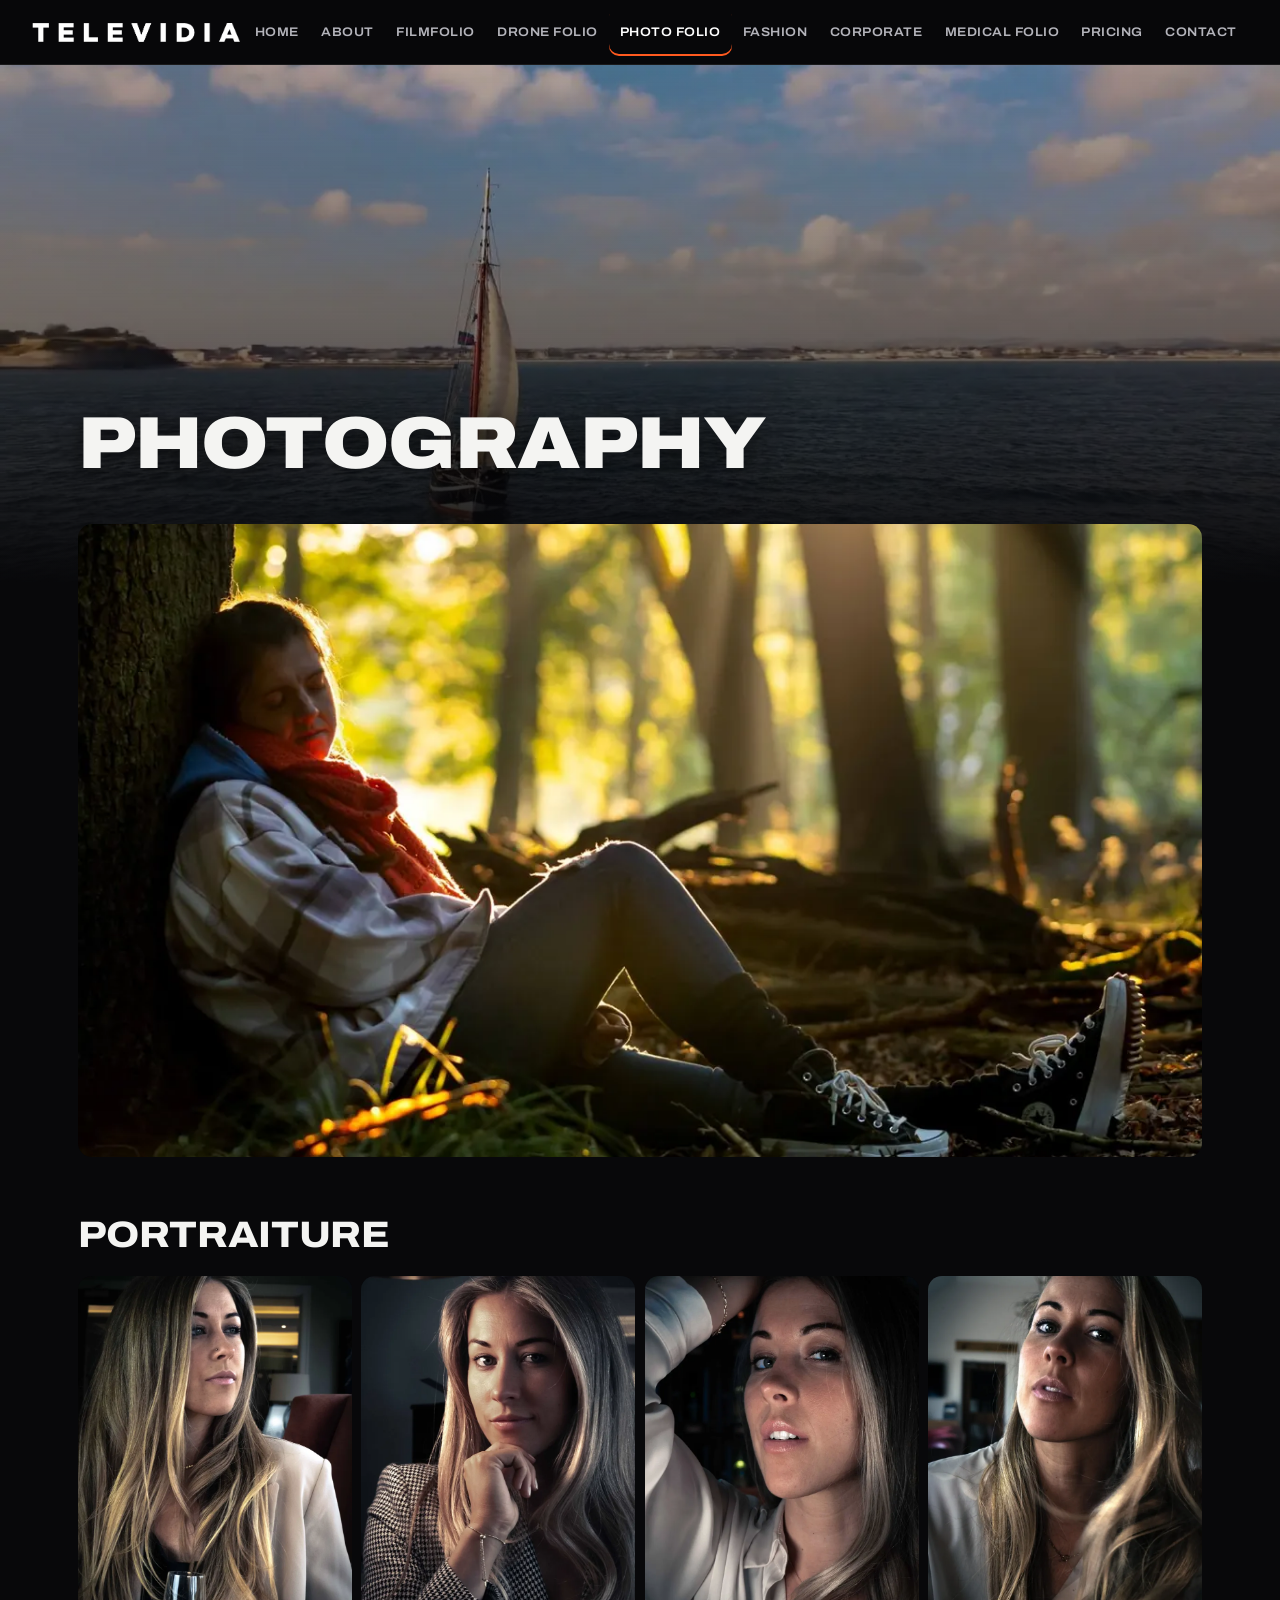
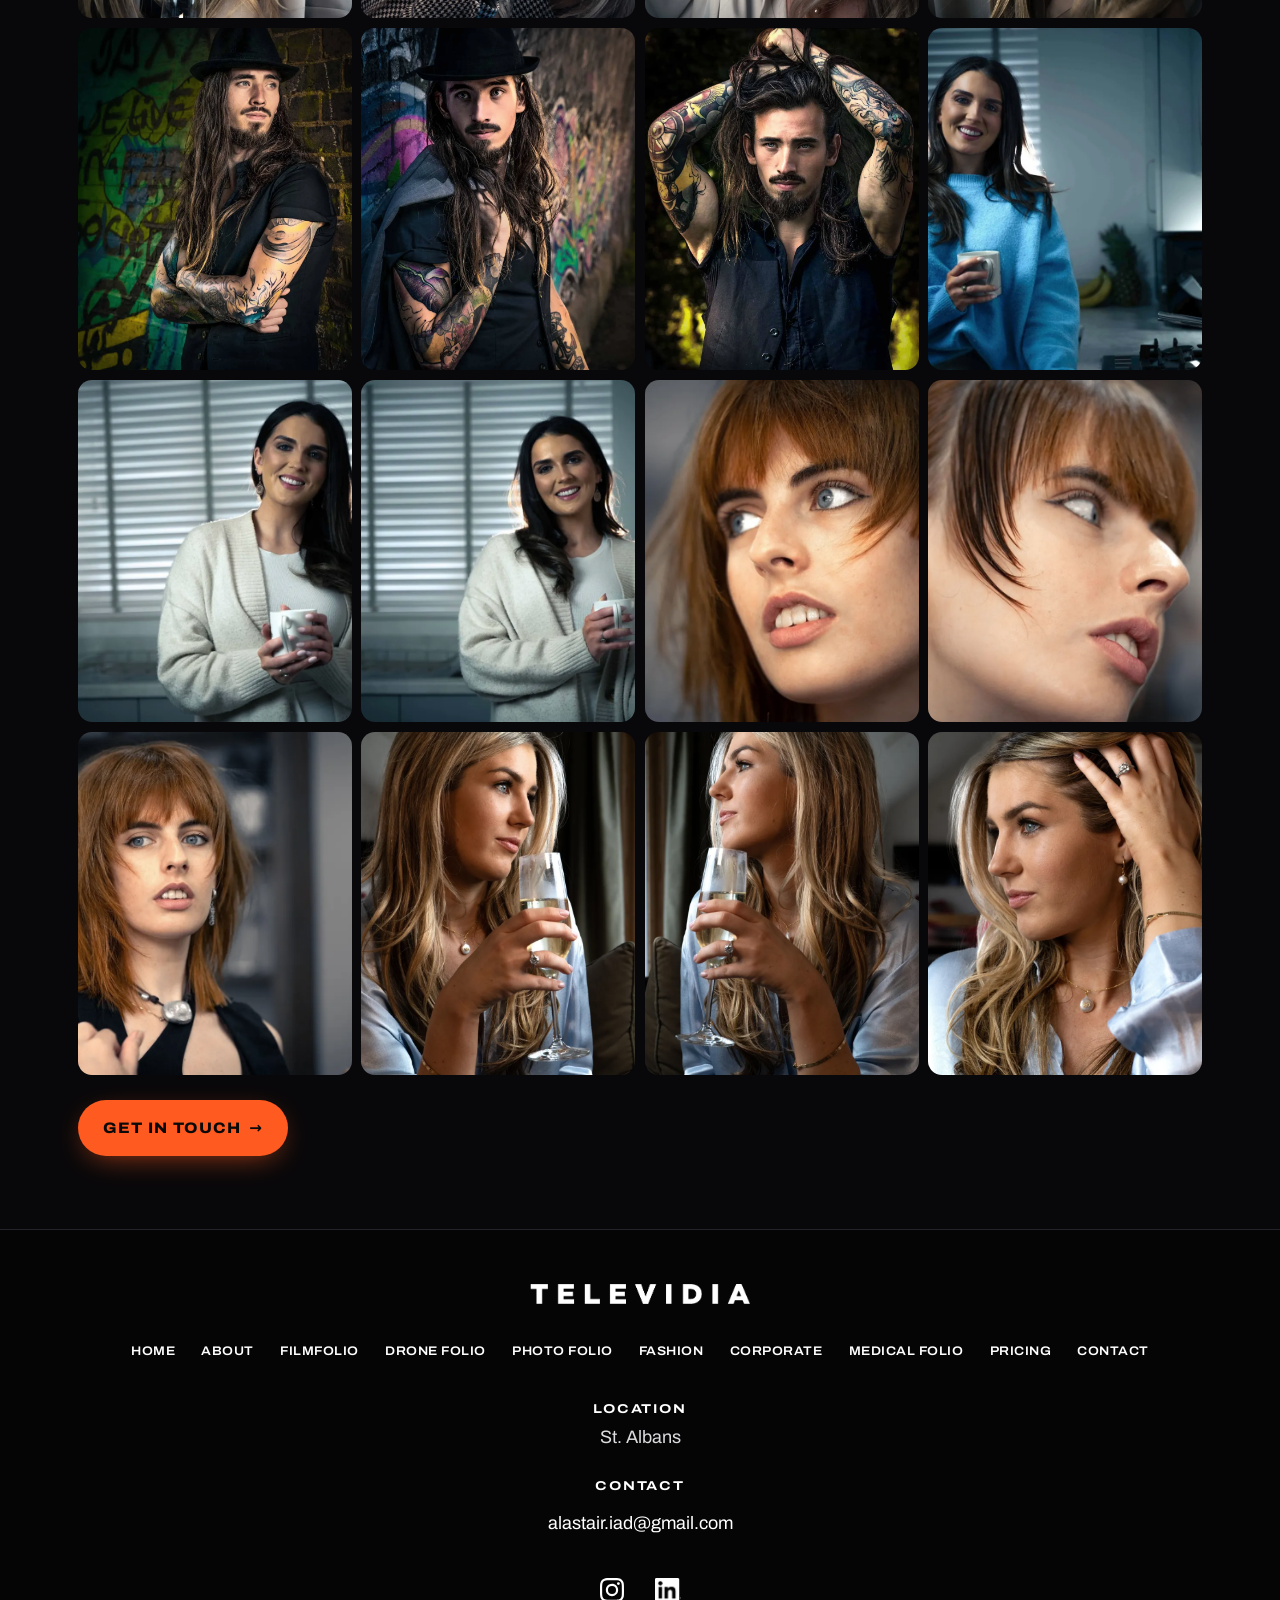
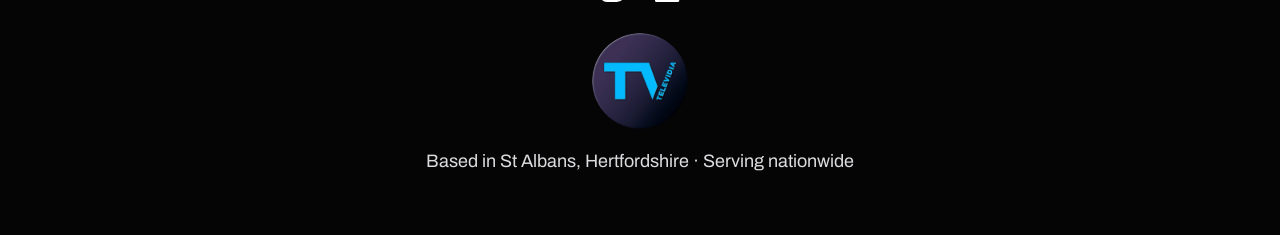
<file: photofolio.html>
<!doctype html>
<html lang="en-GB"><head><meta charset="utf-8">
<meta name="viewport" content="width=device-width,initial-scale=1">
<meta name="robots" content="noindex,nofollow">
<title>Photo Folio | Portrait Photography | TELEVIDIA</title><meta name="description" content="Explore Televidia’s portrait photography portfolio, featuring professional headshots, personal portraits and character-led photography.">
<link rel="preload" href="fonts/archivo-var-latin.woff2" as="font" type="font/woff2" crossorigin><link rel="icon" href="favicon-32.png" type="image/png" sizes="32x32"><link rel="icon" href="icon-192.png" type="image/png" sizes="192x192"><link rel="apple-touch-icon" href="apple-touch-icon.png" sizes="180x180"><meta name="theme-color" content="#08080a"><link rel="stylesheet" href="style.css"></head><body>
<header><a class="logo" href="index.html" aria-label="TELEVIDIA home"><img src="img/brand/televidia-logo-white.png" alt="" width="2237" height="204"></a><button class="menu-btn" aria-expanded="false" aria-controls="nav">Menu</button><nav id="nav"><a href="index.html">Home</a><a href="about.html">About</a><a href="filmfolio.html">Filmfolio</a><a href="dronefolio.html">Drone Folio</a><a href="photofolio.html" aria-current=page>Photo Folio</a><a href="fashion.html">Fashion</a><a href="corporate.html">Corporate</a><a href="medical.html">Medical Folio</a><a href="pricing.html">Pricing</a><a href="contact.html">Contact</a></nav></header>
<div class="banner" aria-hidden="true"><img src="img/h/950bfe8e-960.webp" srcset="img/h/950bfe8e-960.webp 960w, img/h/950bfe8e-1600.webp 1600w, img/h/950bfe8e-2400.webp 2400w" sizes="100vw" alt="" fetchpriority="high" data-parallax></div><main class="has-banner"><h1>PHOTOGRAPHY</h1><img src="img/kirstie-woods-lq-1-1397.webp" alt="Portrait in the woods" loading="lazy"><h2>PORTRAITURE</h2><div class="gallery"><img src="img/matimou-mood-lq-13-f39a.webp" alt="Portrait photograph by TELEVIDIA" loading="lazy"><img src="img/matimou-mood-lq-09-9310.webp" alt="Portrait photograph by TELEVIDIA" loading="lazy"><img src="img/matimou-mood-lq-03-7423.webp" alt="Portrait photograph by TELEVIDIA" loading="lazy"><img src="img/matrimou-mood-10-a6bd.webp" alt="Portrait photograph by TELEVIDIA" loading="lazy"><img src="img/jan-sta-2-4d9f.webp" alt="Portrait photograph by TELEVIDIA" loading="lazy"><img src="img/jan-sta-5-b134.webp" alt="Portrait photograph by TELEVIDIA" loading="lazy"><img src="img/jan-sta-7-f398.webp" alt="Portrait photograph by TELEVIDIA" loading="lazy"><img src="img/ek-port-37-e8c8.webp" alt="Portrait photograph by TELEVIDIA" loading="lazy"><img src="img/ek-port-27-7b6c.webp" alt="Portrait photograph by TELEVIDIA" loading="lazy"><img src="img/ek-port-29-41bb.webp" alt="Portrait photograph by TELEVIDIA" loading="lazy"><img src="img/ella-3-509d.webp" alt="Portrait photograph by TELEVIDIA" loading="lazy"><img src="img/ella-f59e.webp" alt="Portrait photograph by TELEVIDIA" loading="lazy"><img src="img/ella-1-f69f.webp" alt="Portrait photograph by TELEVIDIA" loading="lazy"><img src="img/matimou-port-6-b66f.webp" alt="Portrait photograph by TELEVIDIA" loading="lazy"><img src="img/matimou-port-3-de4b.webp" alt="Portrait photograph by TELEVIDIA" loading="lazy"><img src="img/matimou-port-4-27c4.webp" alt="Portrait photograph by TELEVIDIA" loading="lazy"></div><p class="ctas"><a class="btn" href="contact.html">Get in touch</a></p></main>
<footer><a class="logo flogo" href="index.html" aria-label="TELEVIDIA home"><img src="img/brand/televidia-logo-white.png" alt="" width="2237" height="204"></a><nav class="fnav" aria-label="Footer"><a href="index.html">Home</a><a href="about.html">About</a><a href="filmfolio.html">Filmfolio</a><a href="dronefolio.html">Drone Folio</a><a href="photofolio.html">Photo Folio</a><a href="fashion.html">Fashion</a><a href="corporate.html">Corporate</a><a href="medical.html">Medical Folio</a><a href="pricing.html">Pricing</a><a href="contact.html">Contact</a></nav><p><strong>Location</strong><br>St. Albans</p><p><strong>Contact</strong><br><a href="mailto:alastair.iad@gmail.com">alastair.iad@gmail.com</a></p>
<p class="social"><a class="si" href="https://instagram.com/televidia_uk" aria-label="TELEVIDIA on Instagram" rel="noopener"><img class="si-ig" src="img/brand/instagram-glyph-white.svg" alt="" width="24" height="24"></a><a class="si" href="https://www.linkedin.com/in/alastair-dell-41767b195/" aria-label="TELEVIDIA on LinkedIn" rel="noopener"><img class="si-li" src="img/brand/linkedin-inbug-white.png" alt="" width="26" height="24"></a></p>
<img class="fbadge" src="img/brand/televidia-badge-480.webp" alt="TELEVIDIA" width="96" height="96" loading="lazy"><p>Based in St Albans, Hertfordshire · Serving nationwide</p></footer>
<script>
(function(){var v=document.querySelector('.hero-vid');if(!v)return;var c=navigator.connection;if((c&&c.saveData)||matchMedia('(prefers-reduced-motion: reduce)').matches||matchMedia('(max-width:699px)').matches){v.remove();return}
function lb(){return document.body.classList.contains('lb-open')}v.addEventListener('play',function(){if(lb())v.pause()});
function go(){if(!v.isConnected)return;{[[v.dataset.av1,'video/mp4; codecs="av01.0.08M.10"'],[v.dataset.d,'video/mp4; codecs="avc1.640028"']].forEach(function(x){var s=document.createElement('source');s.src=x[0];s.type=x[1];v.appendChild(s)});v.load()}v.muted=true;v.addEventListener('playing',function(){v.classList.add('on')},{once:true});if(lb())return;var p=v.play();if(p&&p.catch)p.catch(function(){v.remove()})}
function idle(){'requestIdleCallback' in window?requestIdleCallback(go,{timeout:2000}):setTimeout(go,300)}
document.readyState==='complete'?idle():addEventListener('load',idle,{once:true})})();
document.querySelector('.menu-btn').onclick=function(){var o=document.body.classList.toggle('nav-open');this.setAttribute('aria-expanded',o)};
function attach(v,u){function nat(){v.src=u;v.play().catch(function(){})}
function go(){v.muted=false;v.volume=1;if(Hls.isSupported()){var h=new Hls();h.loadSource(u);h.attachMedia(v);h.on(Hls.Events.MANIFEST_PARSED,function(){v.play().catch(function(){})});v._h=h}else if(v.canPlayType('application/vnd.apple.mpegurl')){nat()}}
if(window.Hls){go()}else{var s=document.createElement('script');s.src='hls.min.js';s.onload=go;s.onerror=nat;document.head.appendChild(s)}}
document.querySelectorAll('button.play').forEach(function(b){b.addEventListener('click',function(){var v=document.createElement('video');v.controls=true;v.playsInline=true;v.autoplay=true;v.poster=b.querySelector('img').src;v.setAttribute('aria-label',b.getAttribute('aria-label').replace('Play film: ',''));
attach(v,b.dataset.hls);b.replaceWith(v);v.focus();v.play&&v.play().catch(function(){})})});
document.querySelectorAll('.watch').forEach(function(b){b.addEventListener('click',function(){var hv=document.querySelector('.hero-vid');hv&&hv.pause();var d=document.createElement('div');d.className='lb';d.setAttribute('role','dialog');d.setAttribute('aria-modal','true');d.setAttribute('aria-label',b.dataset.title);var c=document.createElement('button');c.type='button';c.className='lb-x';c.setAttribute('aria-label','Close film');c.textContent='×';var v=document.createElement('video');v.controls=true;v.playsInline=true;v.autoplay=true;v.setAttribute('aria-label',b.dataset.title);d.appendChild(v);d.appendChild(c);document.body.appendChild(d);document.body.classList.add('lb-open');
function close(){if(!d.parentNode)return;v.pause();v._h&&v._h.destroy();d.remove();document.body.classList.remove('lb-open');document.removeEventListener('keydown',k);if(document.fullscreenElement)document.exitFullscreen().catch(function(){});if(hv&&hv.isConnected&&hv.querySelector('source'))hv.play().catch(function(){});b.focus()}
function k(e){if(e.key==='Escape')close()}
c.onclick=close;document.addEventListener('keydown',k);document.addEventListener('fullscreenchange',function f(){if(!document.fullscreenElement){document.removeEventListener('fullscreenchange',f);close()}});
attach(v,b.dataset.hls);if(d.requestFullscreen)d.requestFullscreen().catch(function(){});c.focus();v.play().catch(function(){})})});
document.querySelectorAll('.dgrid .card>p').forEach(function(p){p.classList.add('cl');if(p.scrollHeight<=p.clientHeight+2){p.classList.remove('cl');return}var m=document.createElement('button');m.type='button';m.className='more';m.textContent='More';m.setAttribute('aria-expanded','false');m.onclick=function(){var o=p.classList.toggle('cl');m.textContent=o?'More':'Less';m.setAttribute('aria-expanded',!o)};p.after(m)});
</script><script>
(function(){var rm=window.matchMedia('(prefers-reduced-motion: reduce)');if(rm.matches||!('IntersectionObserver' in window))return;
var d=document.documentElement;d.classList.add('js-motion');
var els=document.querySelectorAll('main h2,main .card,main .vid,main>img,section>img,.gallery img,.logos li,.ticker,main>p,footer>p');
var io=new IntersectionObserver(function(es){es.forEach(function(e){if(e.isIntersecting){e.target.classList.add('in');io.unobserve(e.target)}})},{rootMargin:'0px',threshold:0});
els.forEach(function(el){if(el.closest('.hero'))return;var p=el.parentElement,i=Array.prototype.indexOf.call(p.children,el)%4;el.style.setProperty('--d',(i*.07)+'s');el.classList.add('rv');io.observe(el)});
var px=document.querySelectorAll('[data-parallax]'),tick=false;
function upd(){tick=false;var y=window.scrollY;px.forEach(function(el){if(y<innerHeight*1.2)el.style.transform='translate3d(0,'+(y*.25).toFixed(1)+'px,0)'})}
if(px.length){addEventListener('scroll',function(){if(!tick){tick=true;requestAnimationFrame(upd)}},{passive:true});upd()}
})();
</script>
</body></html>
</file>
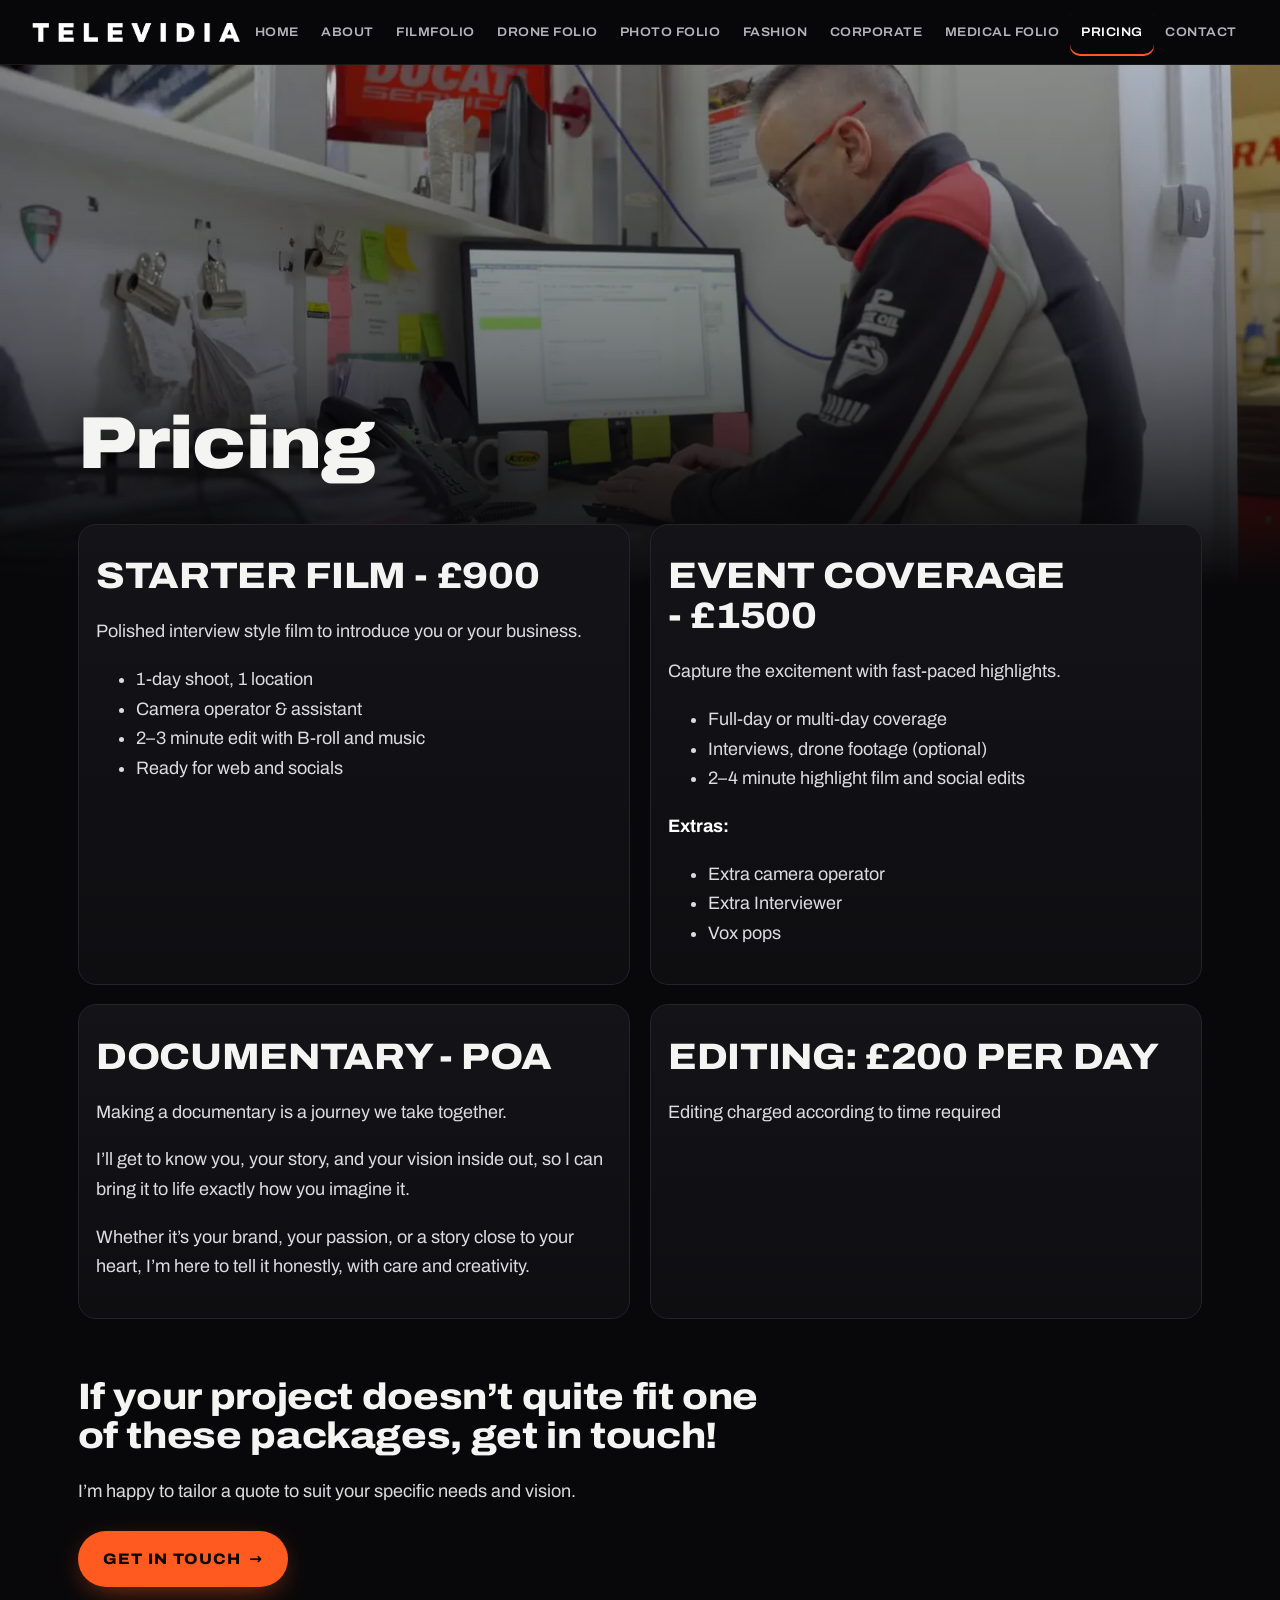
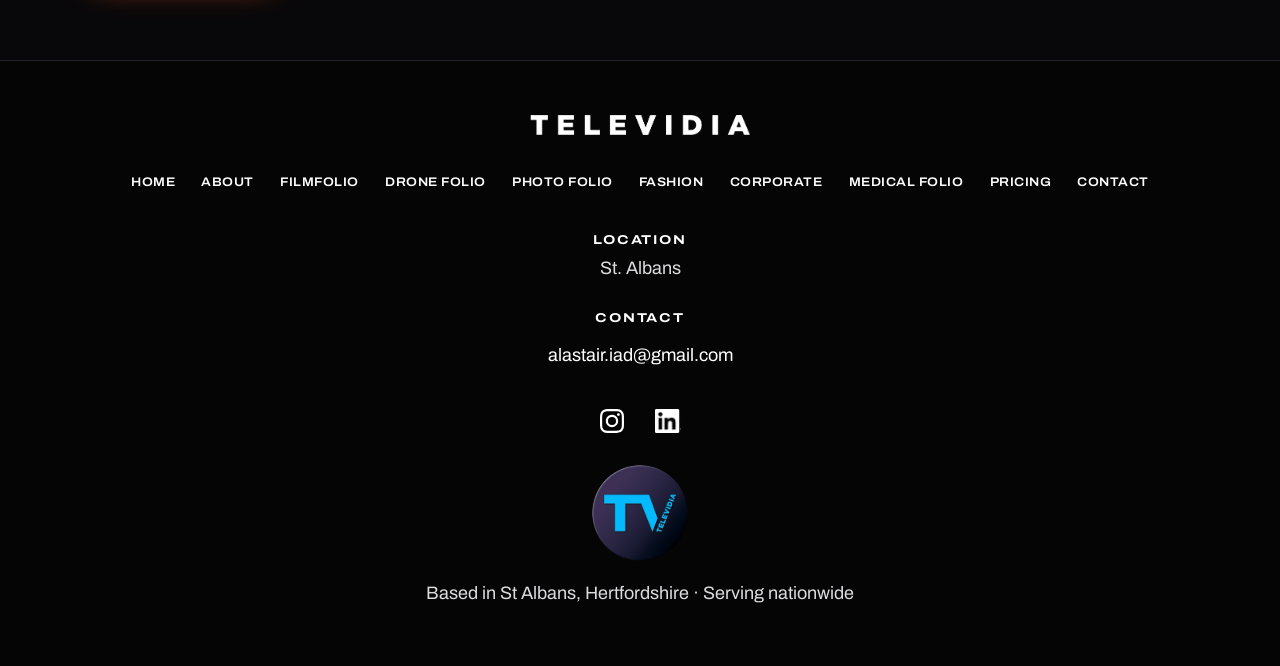
<file: pricing.html>
<!doctype html>
<html lang="en-GB"><head><meta charset="utf-8">
<meta name="viewport" content="width=device-width,initial-scale=1">
<meta name="robots" content="noindex,nofollow">
<title>Pricing | TELEVIDIA</title><meta name="description" content="Starter Film £900, Event Coverage £1500, Documentary POA, Editing £200 per day.">
<link rel="preload" href="fonts/archivo-var-latin.woff2" as="font" type="font/woff2" crossorigin><link rel="icon" href="favicon-32.png" type="image/png" sizes="32x32"><link rel="icon" href="icon-192.png" type="image/png" sizes="192x192"><link rel="apple-touch-icon" href="apple-touch-icon.png" sizes="180x180"><meta name="theme-color" content="#08080a"><link rel="stylesheet" href="style.css"></head><body>
<header><a class="logo" href="index.html" aria-label="TELEVIDIA home"><img src="img/brand/televidia-logo-white.png" alt="" width="2237" height="204"></a><button class="menu-btn" aria-expanded="false" aria-controls="nav">Menu</button><nav id="nav"><a href="index.html">Home</a><a href="about.html">About</a><a href="filmfolio.html">Filmfolio</a><a href="dronefolio.html">Drone Folio</a><a href="photofolio.html">Photo Folio</a><a href="fashion.html">Fashion</a><a href="corporate.html">Corporate</a><a href="medical.html">Medical Folio</a><a href="pricing.html" aria-current=page>Pricing</a><a href="contact.html">Contact</a></nav></header>
<div class="banner" aria-hidden="true"><img src="img/h/cb4acdc7-960.webp" srcset="img/h/cb4acdc7-960.webp 960w, img/h/cb4acdc7-1600.webp 1600w, img/h/cb4acdc7-2400.webp 2400w" sizes="100vw" alt="" fetchpriority="high" data-parallax></div><main class="has-banner"><h1>Pricing</h1><div class="grid">
<article class="card"><h2>STARTER FILM - £900</h2><p>Polished interview style film to introduce you or your business.</p><ul><li>1-day shoot, 1 location</li><li>Camera operator &amp; assistant</li><li>2–3 minute edit with B-roll and music</li><li>Ready for web and socials</li></ul></article>
<article class="card"><h2>EVENT COVERAGE - £1500</h2><p>Capture the excitement with fast-paced highlights.</p><ul><li>Full-day or multi-day coverage</li><li>Interviews, drone footage (optional)</li><li>2–4 minute highlight film and social edits</li></ul><p><strong>Extras:</strong></p><ul><li>Extra camera operator</li><li>Extra Interviewer</li><li>Vox pops</li></ul></article>
<article class="card"><h2>DOCUMENTARY - POA</h2><p>Making a documentary is a journey we take together.</p><p>I’ll get to know you, your story, and your vision inside out, so I can bring it to life exactly how you imagine it.</p><p>Whether it’s your brand, your passion, or a story close to your heart, I’m here to tell it honestly, with care and creativity.</p></article>
<article class="card"><h2>EDITING: £200 PER DAY</h2><p>Editing charged according to time required</p></article></div>
<h2>If your project doesn’t quite fit one of these packages, get in touch!</h2><p>I’m happy to tailor a quote to suit your specific needs and vision.</p><p class="ctas"><a class="btn" href="contact.html">Get in touch</a></p></main>
<footer><a class="logo flogo" href="index.html" aria-label="TELEVIDIA home"><img src="img/brand/televidia-logo-white.png" alt="" width="2237" height="204"></a><nav class="fnav" aria-label="Footer"><a href="index.html">Home</a><a href="about.html">About</a><a href="filmfolio.html">Filmfolio</a><a href="dronefolio.html">Drone Folio</a><a href="photofolio.html">Photo Folio</a><a href="fashion.html">Fashion</a><a href="corporate.html">Corporate</a><a href="medical.html">Medical Folio</a><a href="pricing.html">Pricing</a><a href="contact.html">Contact</a></nav><p><strong>Location</strong><br>St. Albans</p><p><strong>Contact</strong><br><a href="mailto:alastair.iad@gmail.com">alastair.iad@gmail.com</a></p>
<p class="social"><a class="si" href="https://instagram.com/televidia_uk" aria-label="TELEVIDIA on Instagram" rel="noopener"><img class="si-ig" src="img/brand/instagram-glyph-white.svg" alt="" width="24" height="24"></a><a class="si" href="https://www.linkedin.com/in/alastair-dell-41767b195/" aria-label="TELEVIDIA on LinkedIn" rel="noopener"><img class="si-li" src="img/brand/linkedin-inbug-white.png" alt="" width="26" height="24"></a></p>
<img class="fbadge" src="img/brand/televidia-badge-480.webp" alt="TELEVIDIA" width="96" height="96" loading="lazy"><p>Based in St Albans, Hertfordshire · Serving nationwide</p></footer>
<script>
(function(){var v=document.querySelector('.hero-vid');if(!v)return;var c=navigator.connection;if((c&&c.saveData)||matchMedia('(prefers-reduced-motion: reduce)').matches||matchMedia('(max-width:699px)').matches){v.remove();return}
function lb(){return document.body.classList.contains('lb-open')}v.addEventListener('play',function(){if(lb())v.pause()});
function go(){if(!v.isConnected)return;{[[v.dataset.av1,'video/mp4; codecs="av01.0.08M.10"'],[v.dataset.d,'video/mp4; codecs="avc1.640028"']].forEach(function(x){var s=document.createElement('source');s.src=x[0];s.type=x[1];v.appendChild(s)});v.load()}v.muted=true;v.addEventListener('playing',function(){v.classList.add('on')},{once:true});if(lb())return;var p=v.play();if(p&&p.catch)p.catch(function(){v.remove()})}
function idle(){'requestIdleCallback' in window?requestIdleCallback(go,{timeout:2000}):setTimeout(go,300)}
document.readyState==='complete'?idle():addEventListener('load',idle,{once:true})})();
document.querySelector('.menu-btn').onclick=function(){var o=document.body.classList.toggle('nav-open');this.setAttribute('aria-expanded',o)};
function attach(v,u){function nat(){v.src=u;v.play().catch(function(){})}
function go(){v.muted=false;v.volume=1;if(Hls.isSupported()){var h=new Hls();h.loadSource(u);h.attachMedia(v);h.on(Hls.Events.MANIFEST_PARSED,function(){v.play().catch(function(){})});v._h=h}else if(v.canPlayType('application/vnd.apple.mpegurl')){nat()}}
if(window.Hls){go()}else{var s=document.createElement('script');s.src='hls.min.js';s.onload=go;s.onerror=nat;document.head.appendChild(s)}}
document.querySelectorAll('button.play').forEach(function(b){b.addEventListener('click',function(){var v=document.createElement('video');v.controls=true;v.playsInline=true;v.autoplay=true;v.poster=b.querySelector('img').src;v.setAttribute('aria-label',b.getAttribute('aria-label').replace('Play film: ',''));
attach(v,b.dataset.hls);b.replaceWith(v);v.focus();v.play&&v.play().catch(function(){})})});
document.querySelectorAll('.watch').forEach(function(b){b.addEventListener('click',function(){var hv=document.querySelector('.hero-vid');hv&&hv.pause();var d=document.createElement('div');d.className='lb';d.setAttribute('role','dialog');d.setAttribute('aria-modal','true');d.setAttribute('aria-label',b.dataset.title);var c=document.createElement('button');c.type='button';c.className='lb-x';c.setAttribute('aria-label','Close film');c.textContent='×';var v=document.createElement('video');v.controls=true;v.playsInline=true;v.autoplay=true;v.setAttribute('aria-label',b.dataset.title);d.appendChild(v);d.appendChild(c);document.body.appendChild(d);document.body.classList.add('lb-open');
function close(){if(!d.parentNode)return;v.pause();v._h&&v._h.destroy();d.remove();document.body.classList.remove('lb-open');document.removeEventListener('keydown',k);if(document.fullscreenElement)document.exitFullscreen().catch(function(){});if(hv&&hv.isConnected&&hv.querySelector('source'))hv.play().catch(function(){});b.focus()}
function k(e){if(e.key==='Escape')close()}
c.onclick=close;document.addEventListener('keydown',k);document.addEventListener('fullscreenchange',function f(){if(!document.fullscreenElement){document.removeEventListener('fullscreenchange',f);close()}});
attach(v,b.dataset.hls);if(d.requestFullscreen)d.requestFullscreen().catch(function(){});c.focus();v.play().catch(function(){})})});
document.querySelectorAll('.dgrid .card>p').forEach(function(p){p.classList.add('cl');if(p.scrollHeight<=p.clientHeight+2){p.classList.remove('cl');return}var m=document.createElement('button');m.type='button';m.className='more';m.textContent='More';m.setAttribute('aria-expanded','false');m.onclick=function(){var o=p.classList.toggle('cl');m.textContent=o?'More':'Less';m.setAttribute('aria-expanded',!o)};p.after(m)});
</script><script>
(function(){var rm=window.matchMedia('(prefers-reduced-motion: reduce)');if(rm.matches||!('IntersectionObserver' in window))return;
var d=document.documentElement;d.classList.add('js-motion');
var els=document.querySelectorAll('main h2,main .card,main .vid,main>img,section>img,.gallery img,.logos li,.ticker,main>p,footer>p');
var io=new IntersectionObserver(function(es){es.forEach(function(e){if(e.isIntersecting){e.target.classList.add('in');io.unobserve(e.target)}})},{rootMargin:'0px',threshold:0});
els.forEach(function(el){if(el.closest('.hero'))return;var p=el.parentElement,i=Array.prototype.indexOf.call(p.children,el)%4;el.style.setProperty('--d',(i*.07)+'s');el.classList.add('rv');io.observe(el)});
var px=document.querySelectorAll('[data-parallax]'),tick=false;
function upd(){tick=false;var y=window.scrollY;px.forEach(function(el){if(y<innerHeight*1.2)el.style.transform='translate3d(0,'+(y*.25).toFixed(1)+'px,0)'})}
if(px.length){addEventListener('scroll',function(){if(!tick){tick=true;requestAnimationFrame(upd)}},{passive:true});upd()}
})();
</script>
</body></html>
</file>
<file: style.css>
@font-face{font-family:Archivo;src:url(fonts/archivo-var-latin.woff2) format("woff2");font-weight:400 900;font-stretch:62% 125%;font-display:swap}
:root{--bg:#08080a;--bg2:#111114;--line:#232329;--fg:#f4f4f2;--mut:#b4b4bb;--acc:#ff5a1f;--acc2:#ffb000;--r:14px;--ease:cubic-bezier(.2,.7,.2,1)}
*{box-sizing:border-box}html{-webkit-text-size-adjust:100%;overflow-x:clip;scroll-behavior:smooth}
body{margin:0;font:400 17px/1.65 Archivo,system-ui,-apple-system,Segoe UI,Roboto,sans-serif;background:var(--bg);color:var(--fg);overflow-wrap:break-word;overflow-x:clip;-webkit-font-smoothing:antialiased}
::selection{background:var(--acc);color:#000}
a{color:var(--acc2);text-underline-offset:.2em;transition:color .2s}a:hover{color:#fff}
:focus-visible{outline:3px solid var(--acc2);outline-offset:3px;border-radius:6px}
header{position:relative;z-index:20;background:rgba(8,8,10,.82);-webkit-backdrop-filter:blur(14px);backdrop-filter:blur(14px);padding:.5rem 1rem;border-bottom:1px solid rgba(255,255,255,.07);display:flex;align-items:center;justify-content:space-between;flex-wrap:wrap}
.logo{font-weight:900;font-stretch:125%;letter-spacing:.22em;text-decoration:none;color:#fff;font-size:1.15rem;display:inline-flex;align-items:center;min-height:48px}
.logo::before{content:"";width:10px;height:10px;border-radius:50%;background:var(--acc);margin-right:.6rem;box-shadow:0 0 12px var(--acc)}
.logo:hover{color:#fff}
nav{display:none;width:100%;flex-direction:column;gap:2px;padding:.5rem 0 .8rem}body.nav-open nav{display:flex}
nav a{color:var(--mut);text-decoration:none;padding:.6rem .9rem;border-radius:10px;min-height:48px;display:flex;align-items:center;font-weight:600;font-stretch:110%;letter-spacing:.04em;text-transform:uppercase;font-size:.9rem;transition:color .2s,background .2s}
nav a:hover{color:#fff;background:rgba(255,255,255,.06)}nav a[aria-current]{color:#fff;background:rgba(255,90,31,.14);box-shadow:inset 3px 0 0 var(--acc)}
.menu-btn{display:inline-flex;align-items:center;gap:.6rem;min-height:48px;min-width:48px;padding:0 1.1rem;font:inherit;font-weight:700;letter-spacing:.08em;text-transform:uppercase;font-size:.85rem;background:transparent;color:#fff;border:1px solid rgba(255,255,255,.2);border-radius:999px;cursor:pointer;transition:border-color .2s,background .2s}
.menu-btn::after{content:"";width:16px;height:10px;border-top:2px solid currentColor;border-bottom:2px solid currentColor;transition:transform .3s var(--ease)}
.menu-btn:hover{border-color:var(--acc)}body.nav-open .menu-btn::after{transform:scaleY(.2)}
main{max-width:1160px;margin:auto;padding:1.5rem 1.1rem 3rem}
h1,h2,h3{font-stretch:112%;line-height:1.08;letter-spacing:-.01em;margin:1.6em 0 .55em;text-wrap:balance}
h1{font-size:clamp(2.1rem,7.5vw,4.6rem);font-weight:900;margin-top:.6em}
h2{font-size:clamp(1.45rem,4.2vw,2.3rem);font-weight:800}h3{font-size:1.25rem;font-weight:800}
p,li{color:#dcdcdf}strong{color:#fff}
img{max-width:100%;height:auto;border-radius:var(--r);display:block}
main>img,section>img{width:100%;aspect-ratio:16/9;object-fit:cover;margin:1rem 0}
.btn{position:relative;display:inline-flex;align-items:center;justify-content:center;gap:.5rem;min-height:56px;padding:.9rem 1.6rem;background:var(--acc);color:#0a0a0a;font-weight:800;font-stretch:110%;letter-spacing:.06em;text-transform:uppercase;font-size:.95rem;text-decoration:none;border-radius:999px;width:100%;margin:.4rem 0;text-align:center;overflow:hidden;isolation:isolate;transition:transform .25s var(--ease),box-shadow .25s,background .25s,color .25s;box-shadow:0 8px 30px -10px rgba(255,90,31,.7)}
.btn::after{content:"→";transition:transform .25s var(--ease)}
.btn:hover{color:#0a0a0a;background:#ff7a45;transform:translateY(-2px);box-shadow:0 14px 40px -12px rgba(255,90,31,.9)}.btn:hover::after{transform:translateX(4px)}
.btn:active{transform:translateY(0) scale(.97)}
.btn.alt{background:rgba(255,255,255,.04);color:#fff;border:1px solid rgba(255,255,255,.28);box-shadow:none}
.btn.alt:hover{border-color:#fff;background:rgba(255,255,255,.1)}
.textlink{display:inline-flex;align-items:center;min-height:44px}
.ticker{font-size:.78rem;font-weight:700;font-stretch:120%;letter-spacing:.18em;color:var(--mut);border-block:1px solid var(--line);padding:1rem 0;margin:2.5rem 0}
.grid{display:grid;gap:1.2rem}
.card{position:relative;background:linear-gradient(180deg,#141418,#0e0e11);border:1px solid var(--line);padding:1.1rem;border-radius:calc(var(--r) + 4px);min-width:0;transition:transform .35s var(--ease),border-color .35s,box-shadow .35s}
.card:hover{border-color:rgba(255,90,31,.45);box-shadow:0 20px 50px -25px rgba(255,90,31,.45)}
.card h2,.card h3{margin-top:.4em}.card img{margin:.6rem 0}
.vid{margin:0 0 .8rem;border-radius:var(--r);overflow:hidden;background:#000}
.vid video,.vid iframe{width:100%;aspect-ratio:16/9;height:auto;border:0;background:#000;display:block}
.gallery{display:grid;grid-template-columns:repeat(2,minmax(0,1fr));gap:.6rem;margin:1.2rem 0}
.gallery img{width:100%;aspect-ratio:4/5;object-fit:cover;transition:transform .5s var(--ease),filter .5s;filter:saturate(.92)}
.gallery img:hover{transform:scale(1.025);filter:saturate(1.1)}
.logos{list-style:none;padding:0;display:grid;grid-template-columns:repeat(3,minmax(0,1fr));gap:.7rem}.logos li{min-width:0}
.logos img{width:100%;max-width:160px;margin:auto;background:#151519;border:1px solid var(--line);padding:.6rem;aspect-ratio:3/2;object-fit:contain;filter:grayscale(1) brightness(1.15);opacity:.8;transition:filter .3s,opacity .3s}
.logos img:hover{filter:none;opacity:1}
.hero-img{width:100%;aspect-ratio:16/9;object-fit:cover;margin:.5rem 0 1rem}
footer{border-top:1px solid var(--line);padding:2.5rem 1rem;text-align:center;color:var(--mut);background:#050506}
footer strong{font-stretch:120%;letter-spacing:.14em;text-transform:uppercase;font-size:.8rem;color:#fff}
footer a{display:inline-flex;align-items:center;justify-content:center;min-height:48px;padding:0 .9rem;color:#fff;text-decoration:none;border-radius:999px;transition:background .2s,color .2s}
footer a:hover{background:rgba(255,255,255,.08);color:var(--acc2)}.social{display:flex;justify-content:center;gap:.5rem;flex-wrap:wrap}
@media(hover:none){.card:hover{box-shadow:none}.btn:hover{transform:none}}
@media(min-width:700px){.btn{width:auto;margin-right:.6rem}.grid{grid-template-columns:repeat(2,minmax(0,1fr))}.grid.three{grid-template-columns:repeat(3,minmax(0,1fr))}.logos{grid-template-columns:repeat(5,minmax(0,1fr))}.logos.strip{grid-template-columns:repeat(8,minmax(0,1fr))}.gallery{grid-template-columns:repeat(4,minmax(0,1fr))}body{font-size:18px}}
@media(min-width:1100px){header{position:sticky;top:0;padding:.5rem 2rem;flex-wrap:nowrap}.menu-btn{display:none}nav{display:flex;flex-direction:row;width:auto;padding:0;gap:0}nav a{font-size:.78rem;padding:.5rem .7rem}nav a[aria-current]{box-shadow:inset 0 -2px 0 var(--acc);background:transparent}}
.hero{position:relative;isolation:isolate;margin:-1.5rem calc(50% - 50vw) 0;padding:0 1.1rem 2.5rem;min-height:min(92svh,900px);display:flex;flex-direction:column;justify-content:flex-end;overflow:hidden}
.hero>*:not(.hero-img){max-width:1160px;width:100%;margin-inline:auto}
.hero .hero-img{position:absolute;inset:0;width:100%;height:115%;max-width:none;aspect-ratio:auto;object-fit:cover;margin:0;border-radius:0;z-index:-2;will-change:transform}
.hero::before{content:"";position:absolute;inset:0;z-index:-1;background:linear-gradient(180deg,rgba(8,8,10,.35) 0%,rgba(8,8,10,.15) 35%,rgba(8,8,10,.85) 72%,var(--bg) 100%),radial-gradient(120% 80% at 0% 100%,rgba(255,90,31,.18),transparent 60%)}
.hero h1{font-size:clamp(2rem,6.6vw,4.4rem);max-width:17ch;margin:0 0 .5em;text-shadow:0 2px 30px rgba(0,0,0,.5)}
.hero p{font-size:1.05rem;margin:.2em 0}.hero .ctas{margin-top:1.2rem}
.banner{position:relative;height:clamp(240px,48vw,520px);overflow:hidden;isolation:isolate}
.banner img{position:absolute;inset:0;width:100%;height:118%;max-width:none;object-fit:cover;border-radius:0;will-change:transform}
.banner::after{content:"";position:absolute;inset:0;background:linear-gradient(180deg,rgba(8,8,10,.25),rgba(8,8,10,.55) 55%,var(--bg))}
main.has-banner{position:relative;margin-top:calc(-1 * clamp(110px,16vw,220px))}
main.has-banner>h1:first-child{margin-top:0;text-shadow:0 2px 30px rgba(0,0,0,.6)}
.hero h1{font-size:clamp(2rem,6vw,4.2rem)}
.hero h1+p{font-size:clamp(1.45rem,3.3vw,2.2rem);font-weight:700;font-stretch:108%;line-height:1.2;color:#fff;margin:0 0 .35em;max-width:26ch;text-wrap:balance}
.hero h1+p+p{font-size:clamp(1.2rem,2.5vw,1.65rem);font-weight:500;line-height:1.3;color:#d2d2d8;margin:0 0 1.1em}
.hero h1+p+p+p{font-size:clamp(.8rem,1.4vw,.95rem);font-stretch:118%;letter-spacing:.16em;text-transform:uppercase;color:var(--acc2);margin:0}
.hero h1+p+p+p strong{color:inherit}
.play{position:relative;display:block;width:100%;padding:0;border:0;background:#000;cursor:pointer;aspect-ratio:16/9;overflow:hidden;border-radius:var(--r)}
.play img{width:100%;height:100%;object-fit:cover;margin:0;border-radius:0;transition:transform .6s var(--ease),filter .4s}
.pbtn{position:absolute;left:50%;top:50%;width:72px;height:72px;margin:-36px 0 0 -36px;border-radius:50%;background:rgba(255,90,31,.92);box-shadow:0 10px 40px -8px rgba(255,90,31,.8);transition:transform .3s var(--ease),background .3s}
.pbtn::after{content:"";position:absolute;left:29px;top:22px;border-style:solid;border-width:14px 0 14px 22px;border-color:transparent transparent transparent #0a0a0a}
.play:hover img{transform:scale(1.04);filter:brightness(1.1)}.play:hover .pbtn{transform:scale(1.1);background:#ff7a45}.play:active .pbtn{transform:scale(.95)}
.js-motion .rv{opacity:0;transform:translateY(28px);transition:opacity .8s var(--ease),transform .8s var(--ease);transition-delay:var(--d,0s)}
.js-motion .rv.in{opacity:1;transform:none}
.js-motion .hero>*:not(.hero-img){animation:rise 1s var(--ease) both}
.js-motion .hero>*:nth-child(3){animation-delay:.08s}.js-motion .hero>*:nth-child(4){animation-delay:.16s}.js-motion .hero>*:nth-child(5){animation-delay:.24s}.js-motion .hero>*:nth-child(6){animation-delay:.32s}
@keyframes rise{from{opacity:0;transform:translateY(24px)}to{opacity:1;transform:none}}
@media(prefers-reduced-motion:reduce){html{scroll-behavior:auto}*,*::before,*::after{animation:none!important;transition:none!important}.js-motion .rv{opacity:1;transform:none}[data-parallax]{transform:none!important}}

.ticker{display:flex;flex-wrap:nowrap;white-space:nowrap;overflow-x:auto;scrollbar-width:none;gap:0;-webkit-overflow-scrolling:touch}
.ticker::-webkit-scrollbar{display:none}
.ticker span+span::before{content:"\00B7";margin:0 .7em;color:var(--acc)}
.play.tall{aspect-ratio:9/16}
.vid.tall{max-width:300px;margin-inline:auto}
@media(min-width:700px){.tallcard{grid-column:1/-1;display:grid;grid-template-columns:260px 1fr;gap:1.5rem;align-items:center}.tallcard .vid.tall{margin:0;max-width:none}}
.card{transition:transform .35s ease,border-color .3s,box-shadow .3s}
.card .play img{transition:transform .6s ease}
@media(hover:hover){.card:hover,.js-motion .card.rv.in:hover{transform:translateY(-4px)}.card:hover .play img{transform:scale(1.05)}}
footer .flogo{font-size:1.3rem;font-weight:800;letter-spacing:.12em}
.fnav{display:flex;flex-wrap:wrap;justify-content:center;gap:.25rem;margin:.6rem 0 1rem}
@media(max-width:699px){.grid.three.swipe{display:flex;overflow-x:auto;scroll-snap-type:x mandatory;gap:1rem;padding-bottom:.6rem;margin-inline:-1rem;padding-inline:1rem;scroll-padding-inline:1rem}
.grid.three.swipe>*{flex:0 0 82%;scroll-snap-align:start}}

@media(max-width:699px){.hero::before{background:linear-gradient(180deg,rgba(8,8,10,.45) 0%,rgba(8,8,10,.55) 18%,rgba(8,8,10,.86) 40%,rgba(8,8,10,.94) 65%,var(--bg) 100%)}.hero .hero-img{object-position:50% 0;height:62%}.hero h1{text-shadow:0 2px 18px rgba(0,0,0,.85)}}
.ticker{display:flex;overflow:hidden;white-space:nowrap;-webkit-mask:linear-gradient(90deg,transparent,#000 6%,#000 94%,transparent)}
.ticker .tk{display:flex;flex:none;animation:tk 60s linear infinite}
.ticker .tk span::after{content:"\00B7";margin:0 .7em;color:var(--acc)}
.ticker .tk span+span::before{content:none}
@keyframes tk{to{transform:translateX(-100%)}}
@media(prefers-reduced-motion:reduce){.ticker{flex-wrap:wrap;white-space:normal;-webkit-mask:none}.ticker .tk{flex-wrap:wrap;animation:none}.ticker .tk[aria-hidden]{display:none}.ticker .tk span:last-child::after{content:none}}
.ticker .tk+.tk::before{content:none}
@media(prefers-reduced-motion:reduce){.ticker .tk{flex:1 1 100%;justify-content:center;row-gap:.3em}}
@media(max-width:699px){.hero::before{background:linear-gradient(180deg,rgba(8,8,10,.4) 0%,rgba(8,8,10,.78) 20%,rgba(8,8,10,.9) 38%,rgba(8,8,10,.95) 65%,var(--bg) 100%)}}

/* r4 hero */
.hero>picture{display:contents}
.hero::before{background:linear-gradient(180deg,rgba(8,8,10,.25) 0%,transparent 22%,transparent 50%,rgba(8,8,10,.7) 78%,var(--bg) 100%)!important}
.hero-more{margin:1.2rem 0 0}.hero-more p{margin:.2em 0}.hero-more p:first-child{font-size:1.2rem;font-weight:500;color:#d2d2d8}
.hero-more strong{font-size:.85rem;font-stretch:118%;letter-spacing:.16em;text-transform:uppercase;color:var(--acc2)}
@media(min-width:700px){.mb{display:none}
.hero .hero-img{left:34%;width:66%;object-position:50% 30%}
.hero::before{background:linear-gradient(90deg,var(--bg) 0%,var(--bg) 33%,rgba(8,8,10,.6) 42%,transparent 58%),linear-gradient(180deg,transparent 60%,var(--bg) 100%)!important}
.hero h1{max-width:12ch;font-size:clamp(2rem,4.6vw,3.6rem)}.hero h1+p{max-width:22ch}}
@media(max-width:699px){.dk{display:none}.hero .hero-img{height:100%;object-position:50% 0}
.hero::before{background:linear-gradient(180deg,transparent 0%,transparent 45%,rgba(8,8,10,.75) 68%,var(--bg) 96%)!important}
.hero h1{text-shadow:0 2px 14px rgba(0,0,0,.7)}}
@media(min-width:700px){.hero>h1:not(.hero-img),.hero>h1+p:not(.hero-img){max-width:12ch;margin-left:max(0px,calc((100% - 1160px)/2));margin-right:auto}.hero>h1+p:not(.hero-img){max-width:24ch}
.hero::before{background:linear-gradient(90deg,var(--bg) 0%,rgba(8,8,10,.92) 30%,rgba(8,8,10,.5) 44%,transparent 62%),linear-gradient(180deg,transparent 60%,var(--bg) 100%)!important}}
@media(max-width:699px){.hero::before{background:linear-gradient(180deg,transparent 0%,transparent 30%,rgba(8,8,10,.6) 46%,rgba(8,8,10,.85) 70%,var(--bg) 96%)!important}}
@media(min-width:700px){.hero>h1:not(.hero-img){max-width:min(46vw,600px);font-size:clamp(2rem,3.7vw,3.3rem);hyphens:none;overflow-wrap:normal}.hero>h1+p:not(.hero-img){max-width:min(44vw,560px);font-size:clamp(1.3rem,2.2vw,1.8rem)}.hero .hero-img{left:38%;width:62%}}
@media(min-width:700px){.hero::before{background:linear-gradient(90deg,var(--bg) 0%,var(--bg) 38%,rgba(8,8,10,.55) 47%,transparent 60%),linear-gradient(180deg,transparent 62%,var(--bg) 100%)!important}}

.play{position:relative}.rt{position:absolute;right:.6rem;bottom:.6rem;background:rgba(8,8,10,.78);color:#fff;font-size:.8rem;font-weight:600;letter-spacing:.04em;padding:.2em .55em;border-radius:6px;font-variant-numeric:tabular-nums}
.sr{position:absolute;width:1px;height:1px;overflow:hidden;clip:rect(0 0 0 0);white-space:nowrap}
@media(min-width:700px){.grid{grid-auto-flow:dense}.tallcard{grid-column:2;grid-row:2/span 2;display:flex;flex-direction:column;justify-content:center}.tallcard .vid.tall{max-width:330px;margin:0 auto}}
@media(max-width:699px){.fnav{display:grid;grid-template-columns:1fr 1fr;gap:.1rem .5rem;max-width:360px;margin-inline:auto}.fnav a{justify-content:flex-start;padding:0 .6rem}}
@media(min-width:700px){.tallcard .vid.tall{width:100%}.tallcard .play.tall{width:100%}}
.vid.tall video{width:100%;height:auto;aspect-ratio:9/16;object-fit:cover}

.hero .hero-vid{opacity:0;transition:opacity .8s ease;pointer-events:none}.hero .hero-vid.on{opacity:1}
@media(prefers-reduced-motion:reduce){.hero .hero-vid{display:none}}
@media(min-width:700px){.hero>h1:not(.hero-img){max-width:min(46vw,520px)}}
@media(max-width:699px){.hero::before{background:linear-gradient(180deg,transparent 0%,transparent 26%,rgba(8,8,10,.68) 42%,rgba(8,8,10,.9) 64%,var(--bg) 92%)!important}}
@media(min-width:700px){.tallcard{justify-content:flex-start}.tallcard .vid.tall{max-width:none;width:100%;flex:1 1 0;min-height:0;display:flex}.tallcard .play.tall{aspect-ratio:auto;height:100%}.tallcard .vid.tall video{aspect-ratio:auto;height:100%;object-fit:contain}}
@media(max-width:699px){.hero::before{background:linear-gradient(180deg,rgba(8,8,10,.3) 0%,rgba(8,8,10,.5) 28%,rgba(8,8,10,.82) 42%,rgba(8,8,10,.92) 62%,var(--bg) 92%)!important}}
@keyframes rise2{from{opacity:.6;transform:translateY(8px)}to{opacity:1;transform:none}}
.js-motion .hero>*:not(.hero-img){animation:rise2 .3s ease-out both}
button.btn{font-family:inherit;border:0;cursor:pointer}
.btn.watch::after{content:none}.btn.watch::before{content:"";width:0;height:0;border-style:solid;border-width:.42em 0 .42em .7em;border-color:transparent transparent transparent currentColor}
@media(min-width:700px){.hero .ctas{display:flex;flex-wrap:wrap;gap:.75rem}.hero .ctas .btn{width:auto;margin:0}}
.hero .cue{position:absolute;left:50%;bottom:.6rem;transform:translateX(-50%);width:44px;height:44px;display:flex;align-items:flex-start;justify-content:center;max-width:none;margin:0;opacity:.7}
.hero .cue span{width:2px;height:26px;margin-top:6px;border-radius:2px;background:linear-gradient(180deg,transparent,#fff);animation:cue 2.2s ease-in-out infinite}
@keyframes cue{0%{transform:translateY(-6px);opacity:0}40%{opacity:1}100%{transform:translateY(8px);opacity:0}}
@media(prefers-reduced-motion:reduce){.hero .cue span{animation:none}}
@media(max-width:699px){.hero .cue{display:none}}
.lb{position:fixed;inset:0;z-index:1000;background:#000;display:flex;align-items:center;justify-content:center}.lb video{width:100%;height:100%;max-height:100vh;object-fit:contain;aspect-ratio:auto}
.lb-x{position:absolute;top:.75rem;right:.75rem;width:48px;height:48px;border-radius:50%;border:1px solid rgba(255,255,255,.35);background:rgba(8,8,10,.7);color:#fff;font-size:1.8rem;line-height:1;cursor:pointer}
body.lb-open{overflow:hidden}
.dgrid .card>p.cl{display:-webkit-box;-webkit-line-clamp:3;-webkit-box-orient:vertical;overflow:hidden}
.dgrid .more{min-height:44px;min-width:44px;padding:0 .2rem;background:none;border:0;color:var(--acc2);font:inherit;font-weight:700;letter-spacing:.06em;text-transform:uppercase;font-size:.8rem;cursor:pointer;align-self:flex-start}
.dgrid .more:focus-visible{outline:2px solid var(--acc);outline-offset:2px}

.hero .cue{opacity:1}.hero .cue span{width:14px;height:14px;margin-top:8px;border-radius:0;background:none;border-right:2.5px solid #fff;border-bottom:2.5px solid #fff;transform:rotate(45deg);animation:cue2 2s ease-in-out infinite;filter:drop-shadow(0 1px 3px rgba(0,0,0,.6))}
@keyframes cue2{0%,100%{transform:translateY(0) rotate(45deg)}50%{transform:translateY(7px) rotate(45deg)}}
@media(prefers-reduced-motion:reduce){.hero .cue span{animation:none}}
@media(max-width:699px){.hero{padding-bottom:3.6rem}.hero .cue{display:flex;bottom:.3rem}}

/* r10: phone hero shows the whole bike above the headline; more room above the chevron on desktop */
@media(max-width:699px){.hero{--ph:calc(100vw*1010/1170);min-height:0;justify-content:flex-start;padding-top:calc(var(--ph)*.86)}
.hero .hero-img{top:0;bottom:auto;height:var(--ph);aspect-ratio:auto;object-position:50% 50%}
.hero::before{background:linear-gradient(180deg,transparent 0,transparent calc(var(--ph)*.62),rgba(8,8,10,.85) calc(var(--ph)*.86),var(--bg) var(--ph),var(--bg) 100%)!important}}
@media(min-width:700px){.hero{padding-bottom:calc(2.5rem + 16px)}}
/* r10: Televidia's own logo, favicon and official social icons */
.logo::before{content:none}
.logo img{display:block;height:17px;width:auto;max-width:none;border-radius:0}
footer .flogo img{height:20px}
@media(min-width:700px){.logo img{height:19px}}
.social{align-items:center}
.social .si{width:48px;height:48px;min-width:44px;min-height:44px;padding:0;display:inline-flex;align-items:center;justify-content:center;border-radius:50%}
.si img,.sbtn img{display:block;border-radius:0;max-width:none}
.si-ig{width:24px;height:24px}.si-li{width:auto;height:24px}
.sbtn{gap:.65rem}.sbtn img{height:22px;width:auto}
@media(min-width:700px){.hero .ctas{margin-bottom:1.25rem}}
/* r11: Televidia badge, enquiry form */
footer .fbadge{width:96px;height:96px;margin:1.2rem auto .4rem;border-radius:50%}
.contact .cbadge{width:96px;height:96px;border-radius:50%;margin:0 0 .8rem}
.enq{display:grid;gap:1rem;margin:0 0 1.5rem}.enq fieldset{border:0;padding:0;margin:0}.enq legend{padding:0;margin-bottom:.35rem;font-weight:700}
.enq label{display:block;font-weight:700}.enq label>input,.enq label>textarea{display:block;margin-top:.35rem}.enq .two{display:grid;gap:1rem}.enq .two label{font-weight:400;color:var(--mut)}
.enq .req{font-weight:400;color:var(--mut);font-size:.85em}
.enq input,.enq textarea{font:inherit;color:var(--fg);background:#0b0b0e;border:1px solid var(--line);border-radius:10px;padding:.8rem .9rem;min-height:52px;width:100%;box-sizing:border-box;color-scheme:dark}
.enq input:focus,.enq textarea:focus{border-color:var(--acc2);outline:none;box-shadow:0 0 0 3px rgba(255,176,0,.25)}
.enq .btn{font-size:1.1rem;min-height:60px}.ferr{color:#ffb4a0;margin:0}
.sent{padding:1rem 0 1.5rem}.sent h3{font-size:1.6rem;margin:0 0 .3rem}.sent:focus{outline:none}
@media(min-width:700px){.enq .two{grid-template-columns:1fr 1fr}.contact .cbadge{float:right;width:120px;height:120px;margin:0 0 1rem 1rem}}
.enq[hidden],.sent[hidden]{display:none}
</file>
